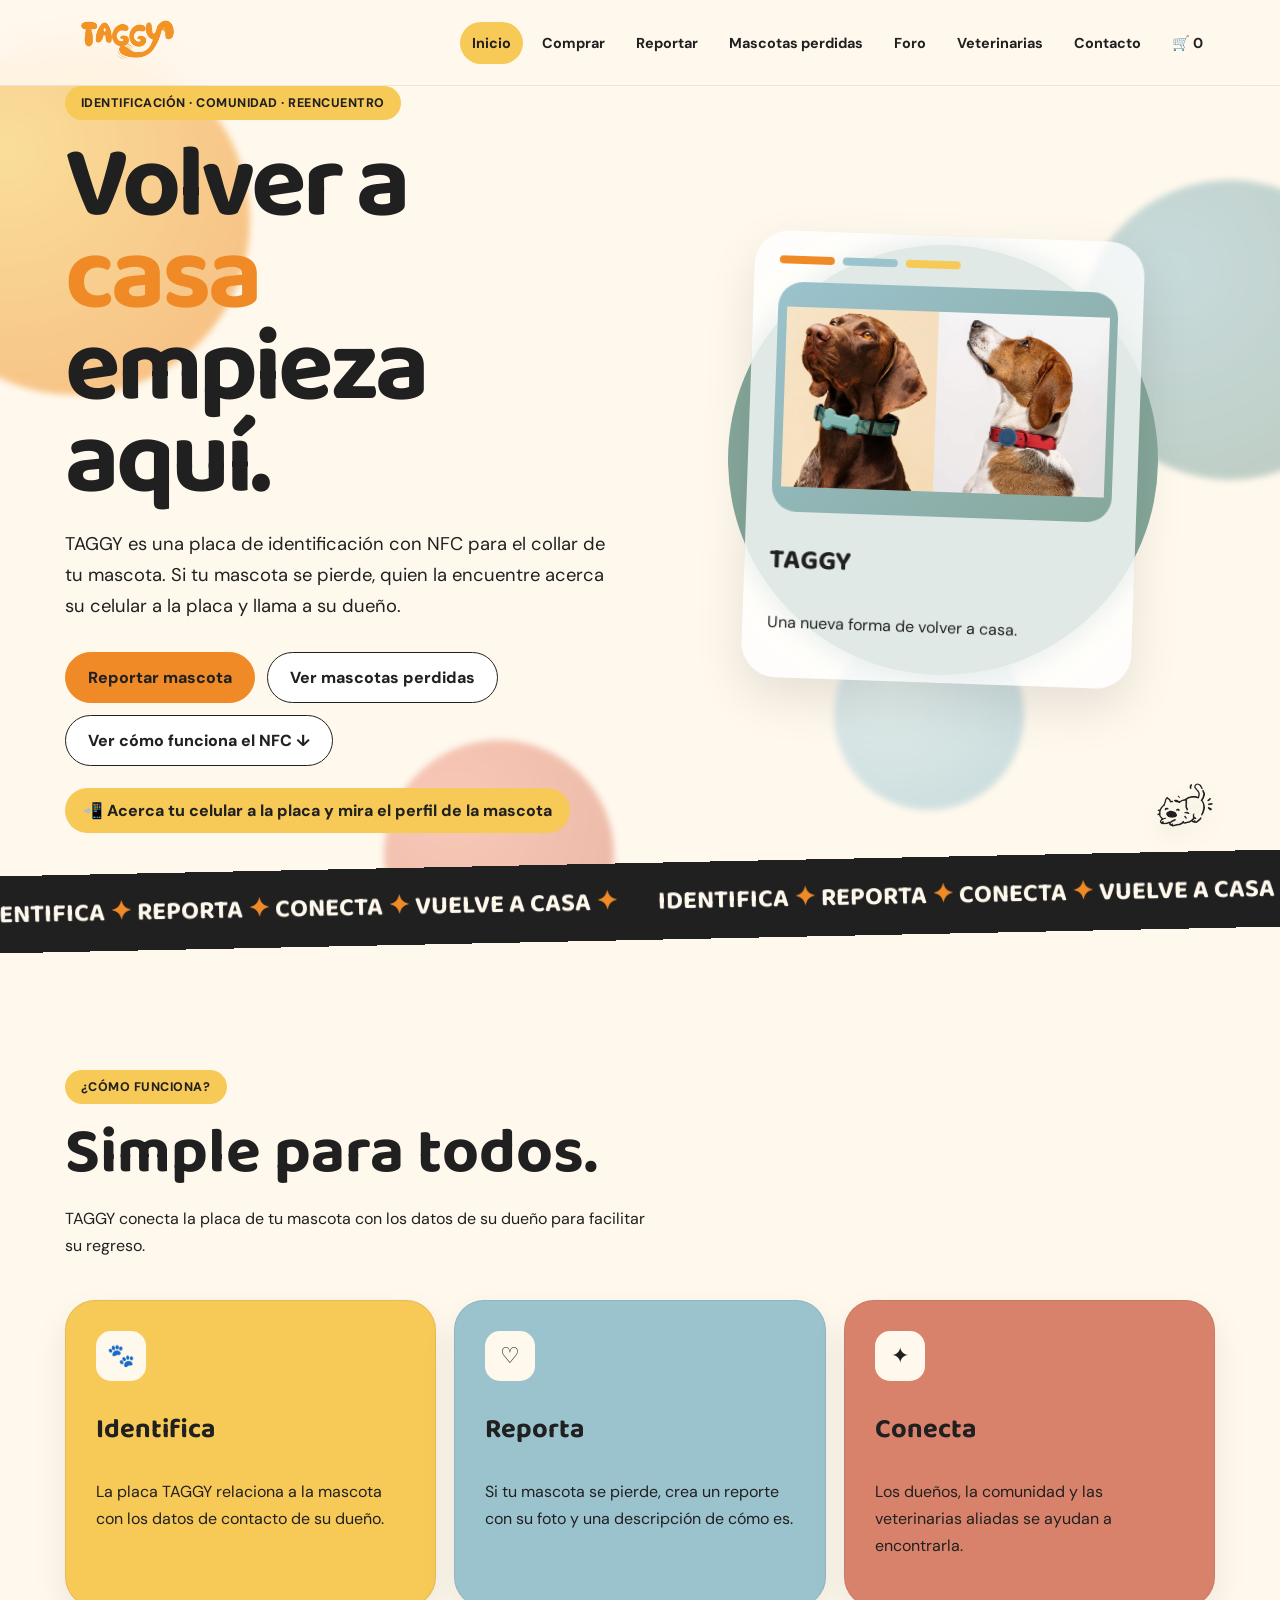
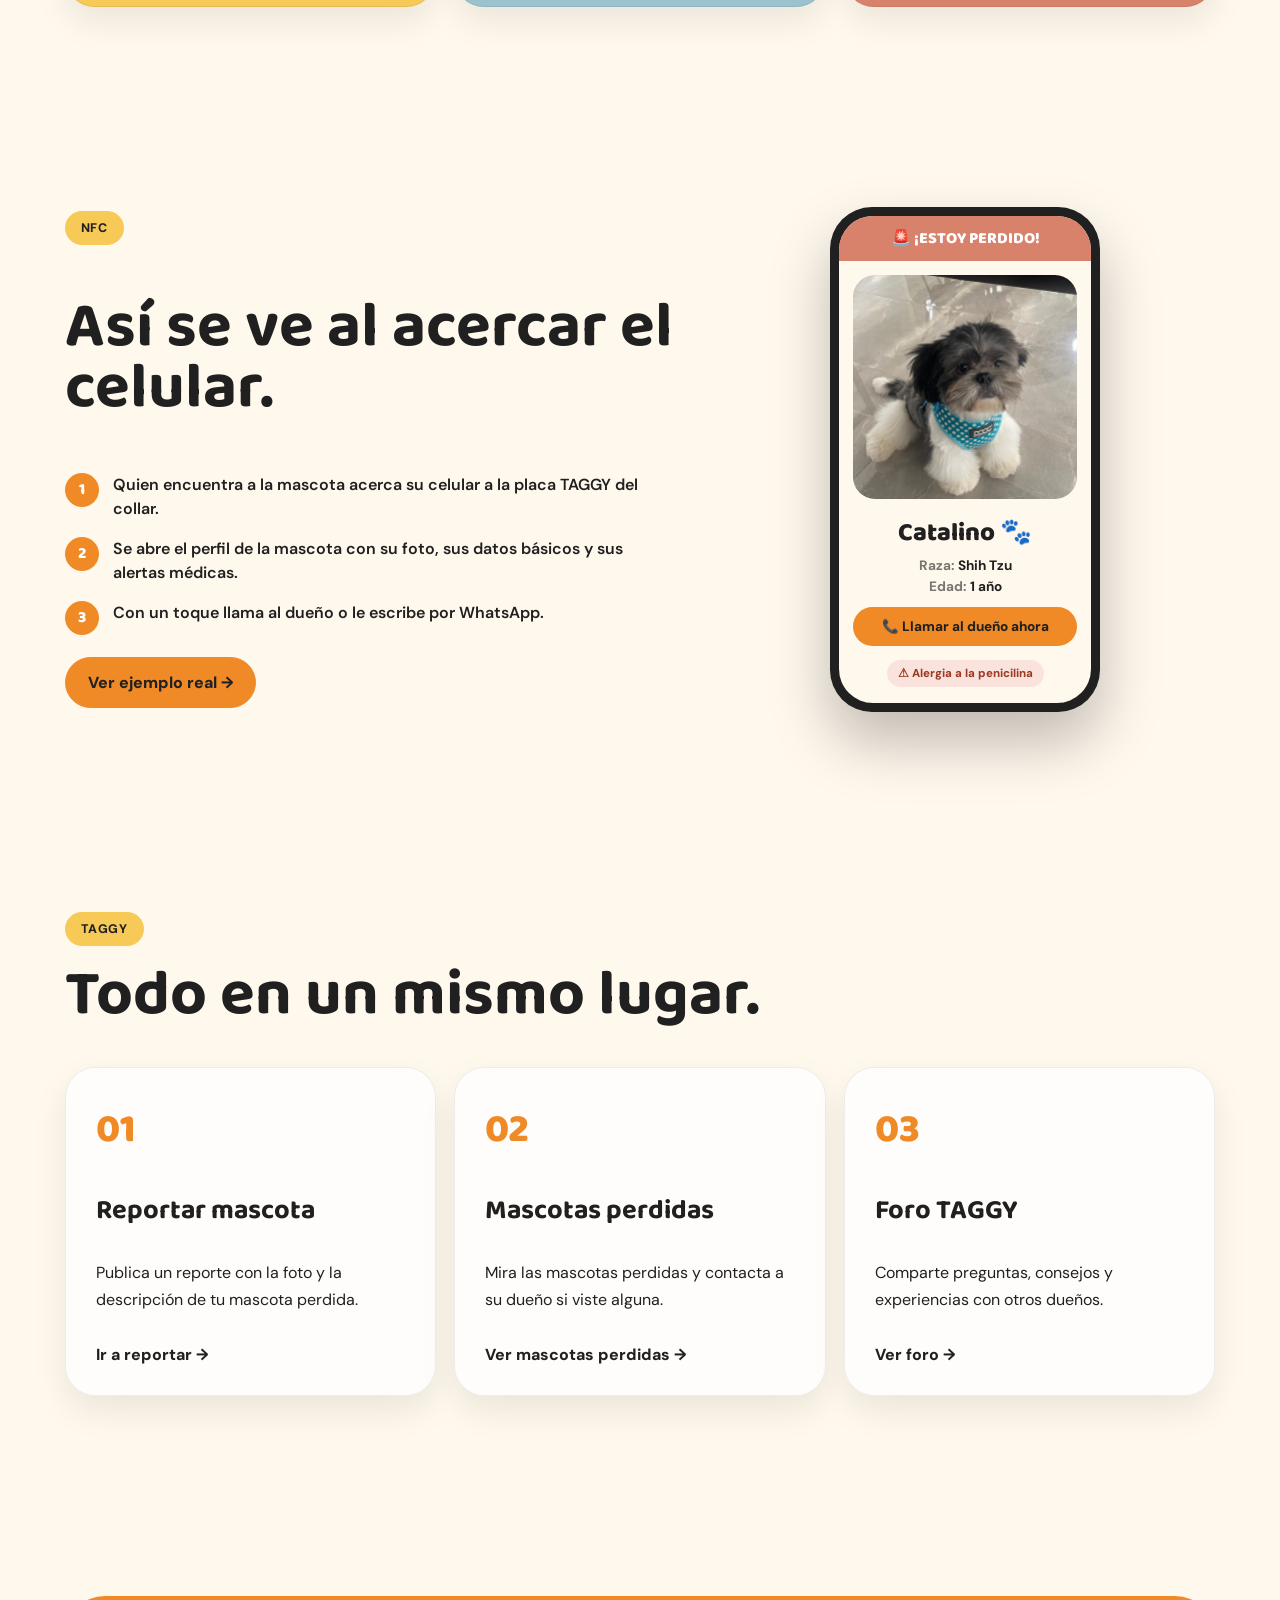
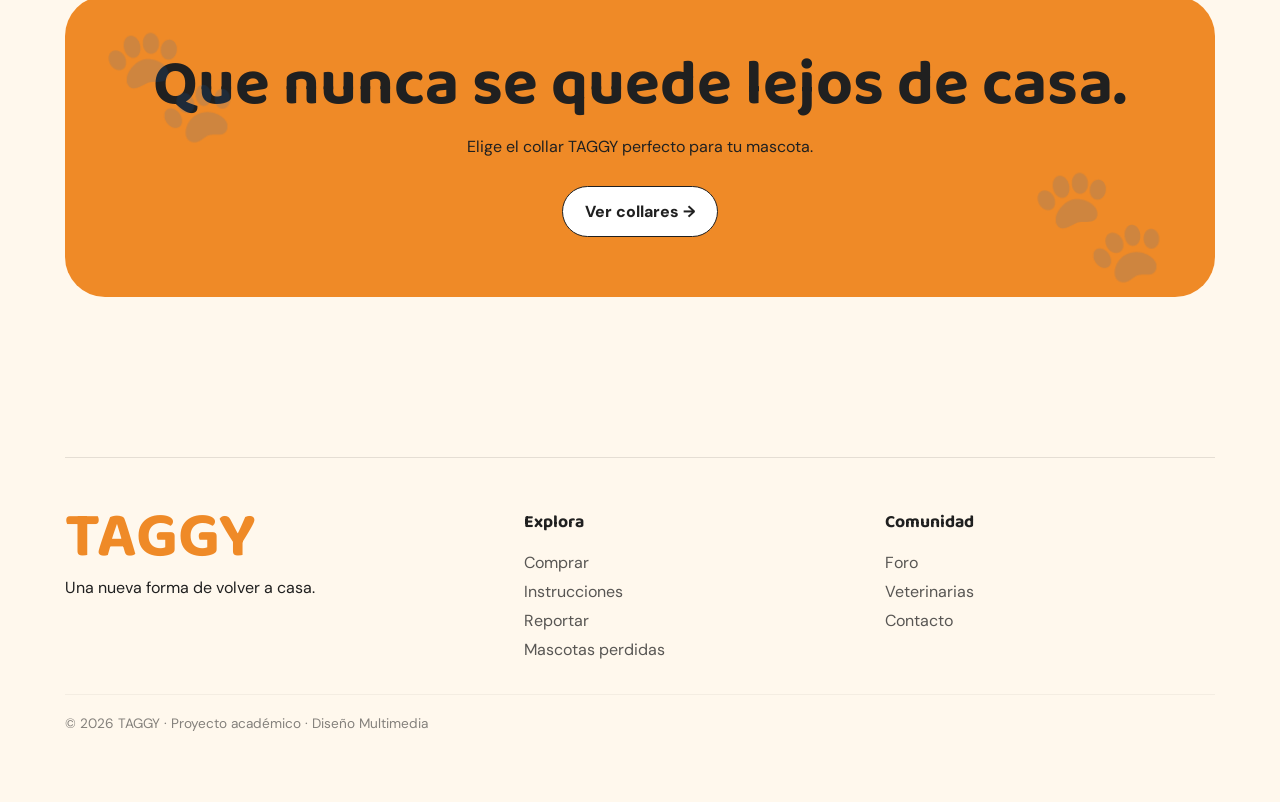
<file: index.html>
<!DOCTYPE html>
<html lang="es">
<head>
    <meta charset="UTF-8">
    <meta name="viewport" content="width=device-width, initial-scale=1.0">
    <title>TAGGY | Una nueva forma de volver a casa</title>
    <meta name="description" content="TAGGY: placa de identificación con NFC para el collar de tu mascota, reportes de mascotas perdidas, foro y veterinarias aliadas.">
    <meta name="theme-color" content="#FFF8ED">
    <link rel="icon" href="taggy-logo.png">
    <link rel="stylesheet" href="styles.css">
</head>
<body>
    <div class="loader" aria-hidden="true"><div><img src="taggy-logo.png" alt=""><p>📲 Acerca tu celular a la placa</p></div></div>
    <div class="progress"></div>
    <div class="background"><div class="orb orb1"></div><div class="orb orb2"></div><div class="orb orb3"></div><div class="orb orb4"></div></div>
    <header><nav>
        <a href="index.html"><img src="taggy-logo.png" class="logo" alt="TAGGY"></a>
        <div class="menu"><a href="index.html" class="active">Inicio</a><a href="comprar.html">Comprar</a><a href="reportar.html">Reportar</a><a href="perdidas.html">Mascotas perdidas</a><a href="foro.html">Foro</a><a href="veterinarias.html">Veterinarias</a><a href="contacto.html">Contacto</a><a href="carrito.html" class="cart-menu">🛒 <span id="cartCount">0</span></a></div>
    </nav></header>
    <main>

        <section class="hero">
            <div class="hero-text">
                <span class="tag">IDENTIFICACIÓN · COMUNIDAD · REENCUENTRO</span>
                <h1>Volver a <span>casa</span> empieza aquí.</h1>
                <p>TAGGY es una placa de identificación con NFC para el collar de tu mascota. Si tu mascota se pierde, quien la encuentre acerca su celular a la placa y llama a su dueño.</p>
                <div class="buttons">
                    <a href="reportar.html" class="button primary">Reportar mascota</a>
                    <a href="perdidas.html" class="button secondary">Ver mascotas perdidas</a>
                    <a href="#nfc" class="button secondary">Ver cómo funciona el NFC ↓</a>
                </div>
                <div class="nfc-hint">📲 Acerca tu celular a la placa y mira el perfil de la mascota</div>
            </div>
            <div class="hero-image">
                <div class="circle"></div>
                <div class="animal-card">
                    <div class="small-lines"><span></span><span></span><span></span></div>
                    <div class="animal-box"><img src="collar_perros.png" alt="Mascota con collar TAGGY"></div>
                    <h3>TAGGY</h3>
                    <p>Una nueva forma de volver a casa.</p>
                </div>
            </div>
        </section>

        <div class="marquee"><div class="marquee-track"><span>IDENTIFICA <b>✦</b> REPORTA <b>✦</b> CONECTA <b>✦</b> VUELVE A CASA <b>✦</b></span><span>IDENTIFICA <b>✦</b> REPORTA <b>✦</b> CONECTA <b>✦</b> VUELVE A CASA <b>✦</b></span><span>IDENTIFICA <b>✦</b> REPORTA <b>✦</b> CONECTA <b>✦</b> VUELVE A CASA <b>✦</b></span><span>IDENTIFICA <b>✦</b> REPORTA <b>✦</b> CONECTA <b>✦</b> VUELVE A CASA <b>✦</b></span><span>IDENTIFICA <b>✦</b> REPORTA <b>✦</b> CONECTA <b>✦</b> VUELVE A CASA <b>✦</b></span><span>IDENTIFICA <b>✦</b> REPORTA <b>✦</b> CONECTA <b>✦</b> VUELVE A CASA <b>✦</b></span><span>IDENTIFICA <b>✦</b> REPORTA <b>✦</b> CONECTA <b>✦</b> VUELVE A CASA <b>✦</b></span><span>IDENTIFICA <b>✦</b> REPORTA <b>✦</b> CONECTA <b>✦</b> VUELVE A CASA <b>✦</b></span></div></div>

        <section class="section">
            <div class="section-title">
                <span class="tag">¿CÓMO FUNCIONA?</span>
                <h2>Simple para todos.</h2>
                <p>TAGGY conecta la placa de tu mascota con los datos de su dueño para facilitar su regreso.</p>
            </div>
            <div class="cards">
                <div class="card yellow"><div class="icon">🐾</div><h3>Identifica</h3><p>La placa TAGGY relaciona a la mascota con los datos de contacto de su dueño.</p></div>
                <div class="card blue"><div class="icon">♡</div><h3>Reporta</h3><p>Si tu mascota se pierde, crea un reporte con su foto y una descripción de cómo es.</p></div>
                <div class="card coral"><div class="icon">✦</div><h3>Conecta</h3><p>Los dueños, la comunidad y las veterinarias aliadas se ayudan a encontrarla.</p></div>
            </div>
        </section>

        <section class="section" id="nfc">
            <div class="nfc-section">
                <div>
                    <span class="tag">NFC</span>
                    <h2>Así se ve al acercar el celular.</h2>
                    <ol class="nfc-steps">
                        <li>Quien encuentra a la mascota acerca su celular a la placa TAGGY del collar.</li>
                        <li>Se abre el perfil de la mascota con su foto, sus datos básicos y sus alertas médicas.</li>
                        <li>Con un toque llama al dueño o le escribe por WhatsApp.</li>
                    </ol>
                    <a href="escaneo.html" class="button primary">Ver ejemplo real →</a>
                </div>
                <div class="mini-phone"><div class="mini-screen">
                    <div class="mini-sos">🚨 ¡ESTOY PERDIDO!</div>
                    <img src="catalino.jpg" alt="Catalino, perro Shih Tzu con arnés azul de lunares">
                    <h4>Catalino 🐾</h4><div class="mini-rae"><div><span>Raza:</span> <b>Shih Tzu</b></div><div><span>Edad:</span> <b>1 año</b></div></div>
                    <span class="mini-btn">📞 Llamar al dueño ahora</span>
                    <span class="mini-chip">⚠ Alergia a la penicilina</span>
                </div></div>
            </div>
        </section>

        <section class="section">
            <div class="section-title"><span class="tag">TAGGY</span><h2>Todo en un mismo lugar.</h2></div>
            <div class="cards">
                <a href="reportar.html" class="card"><span class="number">01</span><h3>Reportar mascota</h3><p>Publica un reporte con la foto y la descripción de tu mascota perdida.</p><span class="card-link">Ir a reportar →</span></a>
                <a href="perdidas.html" class="card"><span class="number">02</span><h3>Mascotas perdidas</h3><p>Mira las mascotas perdidas y contacta a su dueño si viste alguna.</p><span class="card-link">Ver mascotas perdidas →</span></a>
                <a href="foro.html" class="card"><span class="number">03</span><h3>Foro TAGGY</h3><p>Comparte preguntas, consejos y experiencias con otros dueños.</p><span class="card-link">Ver foro →</span></a>
            </div>
        </section>

        <section class="section">
            <div class="cta-band">
                <h2>Que nunca se quede lejos de casa.</h2>
                <p>Elige el collar TAGGY perfecto para tu mascota.</p>
                <a href="comprar.html" class="button secondary">Ver collares →</a>
            </div>
        </section>
    </main>
    <div class="floating-animal"><img src="gato.png" alt=""></div>
    <footer>
    <div><h2>TAGGY</h2><p>Una nueva forma de volver a casa.</p></div>
    <div><h4>Explora</h4><a href="comprar.html">Comprar</a><a href="instrucciones.html">Instrucciones</a><a href="reportar.html">Reportar</a><a href="perdidas.html">Mascotas perdidas</a></div>
    <div><h4>Comunidad</h4><a href="foro.html">Foro</a><a href="veterinarias.html">Veterinarias</a><a href="contacto.html">Contacto</a></div>
    <div class="footer-bottom">© 2026 TAGGY · Proyecto académico · Diseño Multimedia</div>
</footer>
    <script src="script.js"></script>
</body>
</html>
</file>
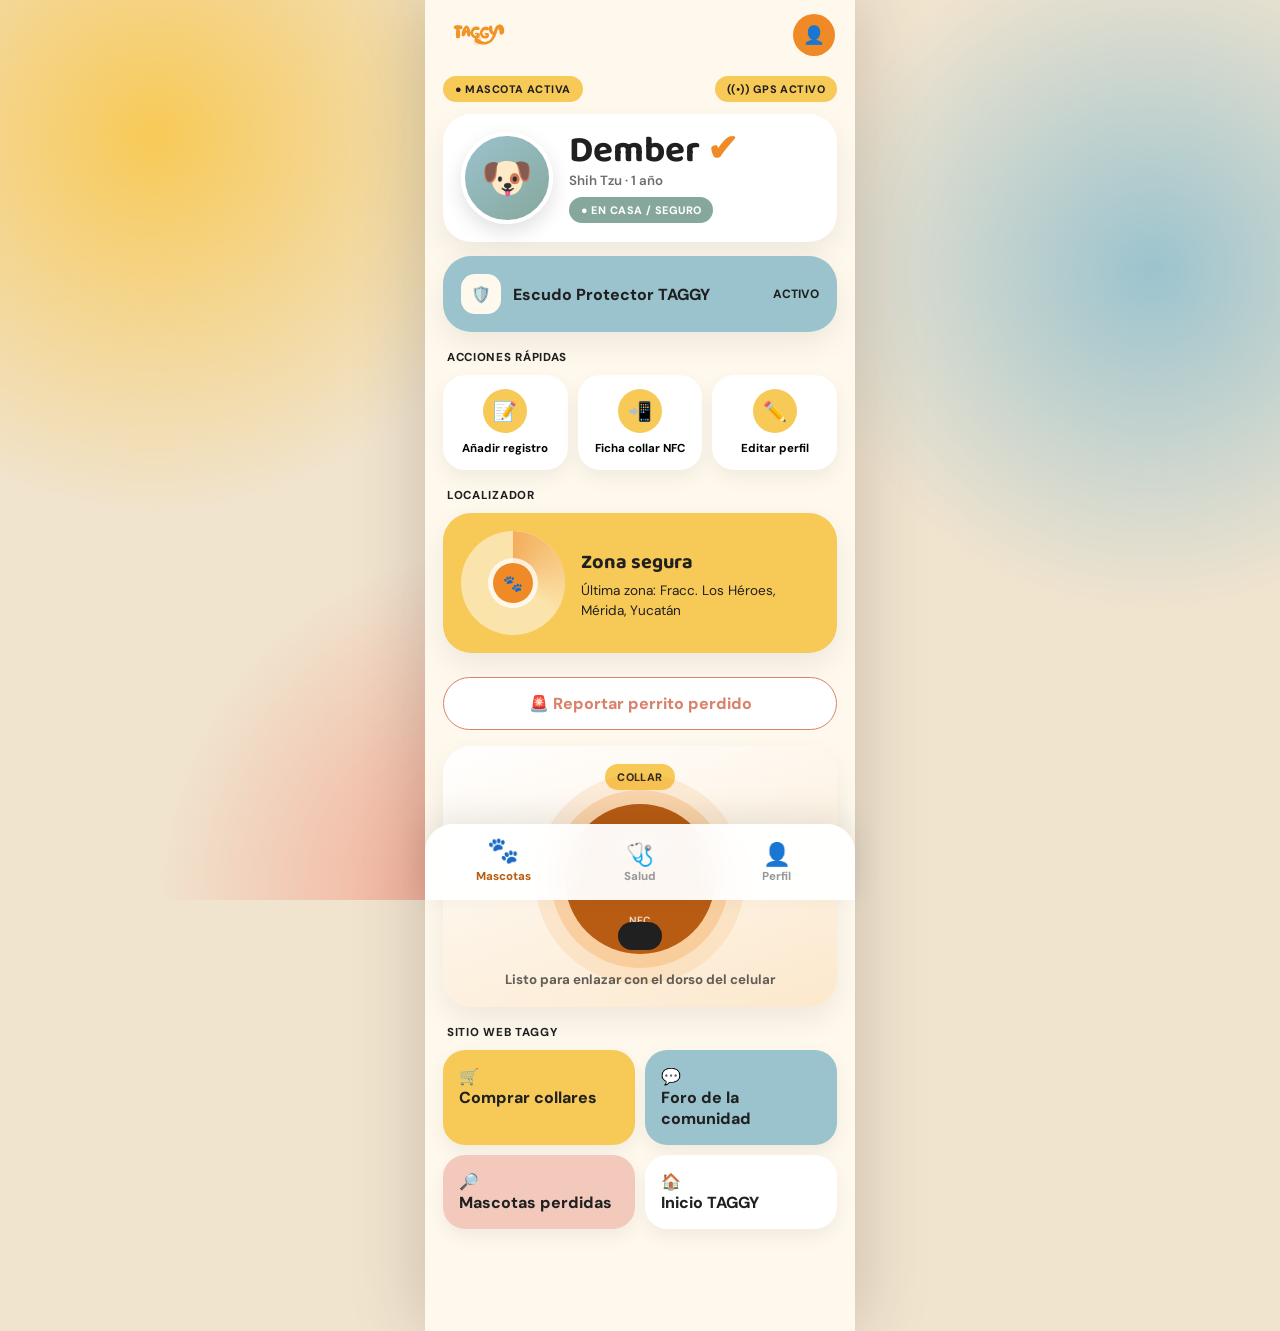
<file: app.html>
<!DOCTYPE html>
<html lang="es">
<head>
<meta charset="UTF-8">
<meta name="viewport" content="width=device-width, initial-scale=1.0, viewport-fit=cover">
<title>TAGGY App | Dueños</title>
<meta name="theme-color" content="#FFF8ED">
<link rel="icon" href="taggy-logo.png">
<link rel="stylesheet" href="https://fonts.googleapis.com/css2?family=Baloo+2:wght@500;600;700;800&family=DM+Sans:wght@400;500;600;700&display=swap">
<style>
:root{--cream:#FFF8ED;--orange:#EF8A27;--deep:#B85C14;--yellow:#F7C957;--sage:#86A79B;--blue:#9BC3CE;--coral:#D9826B;--black:#202020}
*{box-sizing:border-box;margin:0;-webkit-tap-highlight-color:transparent}
body{font-family:"DM Sans",sans-serif;color:var(--black);background:#f1e4cf;min-height:100vh}
body::before{content:"";position:fixed;inset:0;z-index:-1;background:radial-gradient(circle at 12% 15%,#F7C957 0,transparent 28%),radial-gradient(circle at 90% 30%,#9BC3CE 0,transparent 26%),radial-gradient(circle at 40% 100%,#F3A18C 0,transparent 30%)}
h1,h2,h3,.b{font-family:"Baloo 2",sans-serif}
.app{max-width:430px;margin:auto;min-height:100vh;background:var(--cream);position:relative;padding-bottom:96px;box-shadow:0 0 70px rgba(0,0,0,.18);overflow:hidden}
.top{display:flex;justify-content:space-between;align-items:center;padding:14px 20px;position:sticky;top:0;z-index:20;background:rgba(255,248,237,.9);backdrop-filter:blur(12px)}
.top img{height:38px}
.circ{width:42px;height:42px;border-radius:50%;border:0;background:var(--orange);font-size:1.1rem;cursor:pointer}
.screen{display:none;padding:6px 18px;animation:up .5s cubic-bezier(.2,.7,.2,1)}
.screen.on{display:block}
.screen>*{animation:up .6s cubic-bezier(.2,.7,.2,1) both}
.screen>*:nth-child(2){animation-delay:.07s}.screen>*:nth-child(3){animation-delay:.14s}.screen>*:nth-child(4){animation-delay:.21s}.screen>*:nth-child(5){animation-delay:.28s}
@keyframes up{from{opacity:0;transform:translateY(24px)}to{opacity:1;transform:none}}
.card{background:#fff;border-radius:28px;padding:18px;margin-bottom:14px;box-shadow:0 12px 30px rgba(0,0,0,.07)}
.tag{display:inline-block;background:var(--yellow);padding:6px 12px;border-radius:30px;font-size:.68rem;font-weight:800;letter-spacing:.04em}
.tag.lost{background:var(--coral);color:#fff;animation:blink 1s infinite}.tag.ok{background:var(--sage);color:#fff}
@keyframes blink{50%{transform:scale(1.07)}}
.chips{display:flex;justify-content:space-between;margin-bottom:12px}
.pet{display:flex;gap:16px;align-items:center}
.photo{width:92px;height:92px;border-radius:50%;background:linear-gradient(140deg,var(--blue),var(--sage));display:grid;place-items:center;font-size:2.6rem;overflow:hidden;flex:none;border:4px solid #fff;box-shadow:0 8px 20px rgba(0,0,0,.12);position:relative;cursor:pointer}
.photo img{width:100%;height:100%;object-fit:cover}
.pet h2{font-size:2.3rem;line-height:1}.pet small{opacity:.65;font-weight:600;display:block;margin:2px 0 8px}
.shield{display:flex;align-items:center;gap:12px;background:var(--blue);cursor:pointer;font-weight:800}
.shield i{font-style:normal;width:40px;height:40px;border-radius:14px;background:var(--cream);display:grid;place-items:center}
.shield span{margin-left:auto;font-size:.75rem}
.label{font-size:.72rem;font-weight:800;letter-spacing:.06em;opacity:.6;margin:18px 4px 10px}
.acts{display:grid;grid-template-columns:repeat(3,1fr);gap:10px}
.act{background:#fff;border:0;border-radius:22px;padding:14px 6px;font:700 .72rem "DM Sans";cursor:pointer;box-shadow:0 8px 20px rgba(0,0,0,.06);transition:.2s}
.act:active{transform:scale(.93)}.act i{display:grid;place-items:center;width:44px;height:44px;border-radius:50%;background:var(--yellow);font-style:normal;font-size:1.2rem;margin:0 auto 8px}
.loc{display:flex;gap:16px;align-items:center;background:var(--yellow);transition:.4s}.loc.lost{background:var(--coral);color:#fff}
.loc p{font-size:.85rem;line-height:1.4;margin-top:3px}
.radar{width:104px;height:104px;flex:none;border-radius:50%;background:rgba(255,255,255,.5);position:relative;display:grid;place-items:center;overflow:hidden}
.ring{position:absolute;inset:0;border-radius:50%;border:3px solid var(--orange);opacity:0;animation:ping 2.8s ease-out infinite}
.ring:nth-child(2){animation-delay:.9s}.ring:nth-child(3){animation-delay:1.8s}
@keyframes ping{0%{transform:scale(.15);opacity:.9}100%{transform:scale(1);opacity:0}}
.sweep{position:absolute;inset:0;border-radius:50%;background:conic-gradient(rgba(239,138,39,.6),transparent 35%);animation:spin 3s linear infinite}
@keyframes spin{to{transform:rotate(360deg)}}
.pin{position:relative;z-index:2;width:40px;height:40px;border-radius:50%;background:var(--orange);display:grid;place-items:center;box-shadow:0 0 0 5px rgba(255,255,255,.75);animation:hop 1.4s ease-in-out infinite}
@keyframes hop{50%{transform:translateY(-6px)}}
.loc.lost .ring{border-color:#fff;animation-duration:1.3s}.loc.lost .sweep{animation-duration:1.2s;background:conic-gradient(rgba(255,255,255,.8),transparent 35%)}.loc.lost .pin{background:var(--coral)}
.btn{width:100%;padding:15px;border-radius:30px;border:1.5px solid var(--black);font:800 1rem "DM Sans";cursor:pointer;margin-top:10px;transition:.2s;position:relative;overflow:hidden}
.btn:active{transform:scale(.96)}.btn.p{background:var(--orange);border-color:var(--orange)}.btn.w{background:#fff}
.btn.sos{background:#fff;border-color:var(--coral);color:var(--coral)}.btn.sos.found{background:var(--sage);border-color:var(--sage);color:#fff}
.nfcbox{text-align:center;background:linear-gradient(160deg,#fff,#FCE8CC)}
.nfc{width:150px;height:150px;border-radius:50%;border:0;margin:14px auto;display:grid;place-items:center;position:relative;background:var(--deep);color:#fff;font:800 1.2rem "Baloo 2";cursor:pointer;box-shadow:0 0 0 14px rgba(239,138,39,.25),0 0 0 30px rgba(239,138,39,.12);animation:breathe 3s ease-in-out infinite}
.nfc small{display:block;font:600 .65rem "DM Sans";opacity:.8}
.nfc.linking{animation:linking .5s ease-in-out 4}
@keyframes breathe{50%{transform:scale(1.06)}}@keyframes linking{50%{transform:scale(1.18);background:var(--orange)}}
.web{display:grid;grid-template-columns:1fr 1fr;gap:10px}
.web a{background:#fff;border-radius:22px;padding:16px;font-weight:800;text-decoration:none;color:inherit;box-shadow:0 8px 20px rgba(0,0,0,.06);transition:.2s}
.web a:active{transform:scale(.95)}.web a:nth-child(1){background:var(--yellow)}.web a:nth-child(2){background:var(--blue)}.web a:nth-child(3){background:#F3C9BC}
.rec{border-radius:22px;padding:16px;margin-bottom:12px;background:#fff;box-shadow:0 8px 20px rgba(0,0,0,.06)}
.rec.alert{background:#FBE3DD;border-left:6px solid var(--coral)}
.rec small{font-weight:800;font-size:.68rem;letter-spacing:.04em;opacity:.7}.rec h3{font-size:1.25rem;margin:4px 0}.rec p{font-size:.85rem;line-height:1.5}
.seg{display:flex;background:#F4E8D4;border-radius:30px;padding:4px;margin:6px 0 14px}
.seg button{flex:1;border:0;background:none;padding:11px;border-radius:30px;font:800 .85rem "DM Sans";cursor:pointer;transition:.25s}.seg .on{background:#fff;box-shadow:0 4px 12px rgba(0,0,0,.1)}
.pane{display:none}.pane.on{display:block}
label{display:block;font-weight:700;font-size:.8rem;margin:14px 0 6px}
input,select,textarea{width:100%;padding:13px 14px;border-radius:15px;border:1.5px solid rgba(32,32,32,.12);background:var(--cream);font:inherit;outline:none}
input:focus,textarea:focus,select:focus{border-color:var(--orange);box-shadow:0 0 0 4px rgba(239,138,39,.18)}
textarea{min-height:90px;resize:vertical}
.pick{display:flex;gap:8px}.pick button{flex:1;padding:12px;border:0;border-radius:14px;background:var(--cream);font:800 .85rem "DM Sans";cursor:pointer}.pick .on{background:var(--deep);color:#fff}
.sw{display:flex;align-items:center;gap:12px;background:var(--cream);border-radius:16px;padding:12px 14px;margin-top:14px;font-size:.85rem;font-weight:700}
.sw button{margin-left:auto;width:50px;height:28px;border-radius:20px;border:0;background:#ccc;position:relative;cursor:pointer;flex:none;transition:.3s}
.sw button::after{content:"";position:absolute;top:3px;left:3px;width:22px;height:22px;border-radius:50%;background:#fff;transition:.3s}.sw button.on{background:var(--deep)}.sw button.on::after{left:25px}
.traits{display:flex;flex-wrap:wrap;gap:8px;margin-top:6px}.traits span{background:#FCE8CC;padding:8px 12px;border-radius:20px;font-size:.8rem;font-weight:700}
.nav{position:fixed;bottom:0;left:50%;transform:translateX(-50%);width:min(430px,100%);display:flex;background:rgba(255,255,255,.95);backdrop-filter:blur(14px);border-radius:28px 28px 0 0;padding:10px 10px calc(10px + env(safe-area-inset-bottom));box-shadow:0 -10px 30px rgba(0,0,0,.08);z-index:30}
.nav button{flex:1;border:0;background:none;font:800 .72rem "DM Sans";color:#999;cursor:pointer;padding:6px;transition:.25s}.nav i{display:block;font-style:normal;font-size:1.4rem;transition:.25s}
.nav .on{color:var(--deep)}.nav .on i{transform:translateY(-4px) scale(1.15)}
.sheetbg{position:fixed;inset:0;background:rgba(32,32,32,.5);backdrop-filter:blur(3px);z-index:50;display:none;align-items:flex-end;justify-content:center}.sheetbg.on{display:flex}
.sheet{width:min(430px,100%);background:var(--cream);border-radius:34px 34px 0 0;padding:26px 22px calc(26px + env(safe-area-inset-bottom));animation:sheet .4s cubic-bezier(.2,.9,.3,1);max-height:90vh;overflow:auto}
@keyframes sheet{from{transform:translateY(100%)}}
.sheet h3{font-size:1.6rem;margin:10px 0 4px}.row{display:flex;gap:10px}.row .btn{flex:1}
.toast{position:fixed;left:50%;bottom:100px;transform:translate(-50%,150px);background:var(--black);color:#fff;padding:14px 22px;border-radius:30px;font-weight:700;font-size:.9rem;z-index:99;transition:transform .5s cubic-bezier(.2,1.4,.4,1);max-width:88%;text-align:center}.toast.on{transform:translate(-50%,0)}
@media(prefers-reduced-motion:reduce){*{animation-duration:.01ms!important}}
</style>
</head>
<body>
<div class="app">
  <div class="top"><img src="taggy-logo.png" alt="TAGGY"><button class="circ" onclick="go('profile')" aria-label="Perfil">👤</button></div>
  <main>
    <section class="screen on" id="home"></section>
    <section class="screen" id="health"></section>
    <section class="screen" id="profile"></section>
  </main>
  <nav class="nav">
    <button data-t="home" class="on"><i>🐾</i>Mascotas</button>
    <button data-t="health"><i>🩺</i>Salud</button>
    <button data-t="profile"><i>👤</i>Perfil</button>
  </nav>
</div>
<div class="sheetbg" id="bg"><div class="sheet" id="sheet"></div></div>
<div class="toast" id="toast"></div>
<input type="file" id="file" accept="image/*" hidden>

<script>
const $=s=>document.querySelector(s),K="taggyApp";
const esc=s=>String(s??"").replace(/[&<>"']/g,c=>({"&":"&amp;","<":"&lt;",">":"&gt;",'"':"&quot;","'":"&#39;"}[c]));
const DEF={shield:true,lost:null,
 pet:{name:"Dember",species:"Perro",breed:"Shih Tzu",sex:"Macho",birth:"2025-05-14",neutered:true,photo:"",id:"#TG-9204-DEMBER",tags:["Amigable","Juguetón","Teme a pirotecnia","Sociable con perros"]},
 tutor:{name:"Valentina Palomino",phone:"(999) 123-4567",email:"vale.palo@gmail.com",coName:"Juanito Alcachofas",coPhone:"(999) 987-6543",city:"Mérida, Yucatán",zone:"Fracc. Los Héroes",hide:true},
 health:[{k:"alert",t:"Alergia severa a la penicilina",d:"2024-10-12",n:"Reacción anafiláctica previa reportada. No suministrar derivados de betalactámicos."},
         {k:"visit",t:"Visita y chequeo anual",d:"2024-10-12",n:"Hospital Veterinario del Norte"},
         {k:"vac",t:"Vacuna séxtuple canina (DHPPi)",d:"2024-10-12",n:"Dosis 2024-2025. Tolera sin reacciones adversas locales."}]};
let S;try{S=JSON.parse(localStorage.getItem(K))||{}}catch(e){S={}}
S={...DEF,...S,pet:{...DEF.pet,...S.pet},tutor:{...DEF.tutor,...S.tutor}};
const save=()=>{try{localStorage.setItem(K,JSON.stringify(S))}catch(e){toast("No se pudo guardar (foto muy grande)")}};
let tt;function toast(m){const e=$("#toast");e.textContent=m;e.classList.add("on");clearTimeout(tt);tt=setTimeout(()=>e.classList.remove("on"),3000)}
const fdate=d=>new Date(d+"T12:00").toLocaleDateString("es-MX",{day:"numeric",month:"short",year:"numeric"});
function age(d){const b=new Date(d),n=new Date();let m=(n.getFullYear()-b.getFullYear())*12+n.getMonth()-b.getMonth();if(m<12)return m+" meses";const y=Math.floor(m/12);return y+(y==1?" año":" años")}
function go(t){document.querySelectorAll(".screen").forEach(s=>s.classList.toggle("on",s.id==t));document.querySelectorAll(".nav button").forEach(b=>b.classList.toggle("on",b.dataset.t==t));scrollTo({top:0,behavior:"smooth"})}
document.querySelectorAll(".nav button").forEach(b=>b.onclick=()=>go(b.dataset.t));
function sheet(h){$("#sheet").innerHTML=h;$("#bg").classList.add("on")}
const close=()=>$("#bg").classList.remove("on");
$("#bg").onclick=e=>{if(e.target.id=="bg")close()};
const photo=(p,big)=>`<div class="photo" onclick="$('#file').click()" title="Cambiar foto">${p.photo?`<img src="${p.photo}" alt="">`:"🐶"}</div>`;

function home(){const p=S.pet,l=S.lost;
$("#home").innerHTML=`
<div class="chips"><span class="tag">● MASCOTA ACTIVA</span><span class="tag">((•)) GPS ACTIVO</span></div>
<div class="card pet">${photo(p)}<div><h2>${esc(p.name)} <span style="color:var(--orange)">✔</span></h2><small>${esc(p.breed)} · ${age(p.birth)}</small>
 <span class="tag ${l?"lost":"ok"}">${l?"🚨 PERDIDO":"● EN CASA / SEGURO"}</span></div></div>
<div class="card shield" onclick="S.shield=!S.shield;save();home();toast(S.shield?'Escudo protector activado':'Escudo desactivado')"><i>🛡️</i>Escudo Protector TAGGY<span>${S.shield?"ACTIVO":"APAGADO"}</span></div>
<div class="label">ACCIONES RÁPIDAS</div>
<div class="acts"><button class="act" onclick="go('health');addRec()"><i>📝</i>Añadir registro</button><button class="act" onclick="nfcSheet()"><i>📲</i>Ficha collar NFC</button><button class="act" onclick="go('profile')"><i>✏️</i>Editar perfil</button></div>
<div class="label">LOCALIZADOR</div>
<div class="card loc ${l?"lost":""}"><div class="radar"><span class="ring"></span><span class="ring"></span><span class="ring"></span><span class="sweep"></span><span class="pin">🐾</span></div>
 <div><strong class="b" style="font-size:1.25rem">${l?"¡Buscando a "+esc(p.name)+"!":"Zona segura"}</strong><p>${l?"Reportado en "+esc(l.zone)+". Tu reporte ya está en la página web.":"Última zona: "+esc(S.tutor.zone)+", "+esc(S.tutor.city)}</p></div></div>
<button class="btn sos ${l?"found":""}" onclick="${l?"found()":"lostSheet()"}">${l?"✓ ¡Ya lo encontré!":"🚨 Reportar perrito perdido"}</button>
<div class="card nfcbox" style="margin-top:16px"><span class="tag">COLLAR</span><button class="nfc" id="nfc" onclick="link()">TAGGY<small>NFC</small></button><small id="nfcT" style="font-weight:700;opacity:.7">Listo para enlazar con el dorso del celular</small></div>
<div class="label">SITIO WEB TAGGY</div>
<div class="web"><a href="comprar.html">🛒<br>Comprar collares</a><a href="foro.html">💬<br>Foro de la comunidad</a><a href="reportar.html">🔎<br>Mascotas perdidas</a><a href="index.html" style="background:#fff">🏠<br>Inicio TAGGY</a></div>`}

function link(){const n=$("#nfc");n.classList.add("linking");$("#nfcT").textContent="Enlazando…";setTimeout(()=>{n.classList.remove("linking");$("#nfcT").textContent="✓ Collar enlazado y sincronizado";toast("Collar sincronizado 🐾")},2100)}
function nfcSheet(){sheet(`<span class="tag">FICHA NFC</span><h3>${esc(S.pet.name)}</h3><p style="margin:6px 0 14px">ID TAGGY <strong>${esc(S.pet.id)}</strong><br>Quien escanee el collar verá su nombre, rasgos y el teléfono de contacto${S.tutor.hide?" (sin dirección exacta)":""}.</p><button class="btn p" onclick="close()">Listo</button>`)}
function lostSheet(){sheet(`<span class="tag lost">REPORTE</span><h3>¿Dónde lo viste por última vez?</h3><form onsubmit="sendLost(event)"><label>Zona</label><input id="lz" required value="${esc(S.tutor.zone)}"><label>Mensaje (opcional)</label><textarea id="lm" placeholder="Llevaba su collar TAGGY..."></textarea><div class="row"><button type="button" class="btn w" onclick="close()">Cancelar</button><button class="btn p">Enviar reporte</button></div></form>`)}
function sendLost(e){e.preventDefault();const p=S.pet,t=S.tutor,zone=$("#lz").value.trim(),m=$("#lm").value.trim();
 let r=[];try{r=JSON.parse(localStorage.getItem("taggyReports"))||[]}catch(x){}
 r.unshift({name:p.name,zone,description:`${p.breed}, ${p.sex.toLowerCase()}, ${age(p.birth)}. ${p.tags.join(", ")}. ${m}`,contact:t.phone});
 localStorage.setItem("taggyReports",JSON.stringify(r));S.lost={zone};save();close();home();toast("Reporte enviado a la página web 🚨")}
function found(){S.lost=null;save();home();toast("¡Qué alegría! "+S.pet.name+" ya está en casa 🏠")}

const ico={alert:["🚨","ALERTA MÉDICA CRÍTICA"],visit:["🩺","CONSULTA GENERAL"],vac:["💉","INMUNIZACIÓN"],other:["📋","REGISTRO"]};
function health(){$("#health").innerHTML=`<h2 style="font-size:2.2rem;margin:8px 0 2px">Historial de salud</h2><p style="opacity:.65;margin-bottom:14px">${esc(S.pet.name)} · ${S.health.length} registros</p>`+
 S.health.map((r,i)=>`<div class="rec ${r.k=="alert"?"alert":""}"><small>${ico[r.k][0]} ${ico[r.k][1]} · ${fdate(r.d)}</small><h3>${esc(r.t)}</h3><p>${esc(r.n)}</p><button onclick="S.health.splice(${i},1);save();health()" style="border:0;background:none;color:var(--coral);font-weight:800;margin-top:8px;cursor:pointer">Eliminar</button></div>`).join("")+
 `<button class="btn p" onclick="addRec()">+ Añadir registro</button>`}
function addRec(){sheet(`<span class="tag">NUEVO</span><h3>Añadir registro</h3><form onsubmit="saveRec(event)"><label>Tipo</label><select id="rk"><option value="vac">Vacuna</option><option value="visit">Consulta</option><option value="alert">Alerta médica</option><option value="other">Otro</option></select><label>Título</label><input id="rt" required><label>Fecha</label><input id="rd" type="date" required value="${new Date().toISOString().slice(0,10)}"><label>Notas</label><textarea id="rn"></textarea><div class="row"><button type="button" class="btn w" onclick="close()">Cancelar</button><button class="btn p">Guardar</button></div></form>`)}
function saveRec(e){e.preventDefault();S.health.unshift({k:$("#rk").value,t:$("#rt").value,d:$("#rd").value,n:$("#rn").value});save();close();health();toast("Registro añadido ✓")}

function profile(){const p=S.pet,t=S.tutor;
const sw=(id,v,txt)=>`<div class="sw">${txt}<button id="${id}" class="${v?"on":""}" onclick="this.classList.toggle('on')"></button></div>`;
const pk=(g,opts,v)=>`<div class="pick" data-g="${g}">${opts.map(o=>`<button type="button" class="${o==v?"on":""}" onclick="pickIt(this)">${o}</button>`).join("")}</div>`;
$("#profile").innerHTML=`<div class="seg"><button class="on" onclick="pane(0)">🐾 Datos mascota</button><button onclick="pane(1)">☎ Contacto tutor</button></div>
<div class="pane on"><div style="text-align:center;margin:10px 0">${photo(p).replace('class="photo"','class="photo" style="margin:auto;width:120px;height:120px"')}<p style="font-size:.8rem;margin-top:8px"><span class="tag">ID TAGGY · ${esc(p.id)}</span><br>Toca la foto para cambiarla</p></div>
<div class="card"><h3>Identidad básica</h3><label>Nombre o apodo</label><input id="pn" value="${esc(p.name)}"><label>Especie</label>${pk("sp",["Perro","Gato","Otro"],p.species)}<label>Raza</label><input id="pb" value="${esc(p.breed)}"><label>Sexo</label>${pk("sx",["Macho","Hembra"],p.sex)}<label>Fecha de nacimiento</label><input id="pd" type="date" value="${p.birth}">${sw("pne",p.neutered,"Esterilizado / castrado")}</div>
<div class="card"><h3>Carácter y auxilio rápido</h3><div class="traits" id="tr">${p.tags.map((x,i)=>`<span onclick="p_tag(${i})">${esc(x)} ✕</span>`).join("")}</div><label>Añadir rasgo</label><div class="row"><input id="nt" placeholder="Ej. Le gusta la pelota"><button type="button" class="btn p" style="width:90px;margin:0" onclick="addTag()">+</button></div></div></div>
<div class="pane"><div class="card"><h3>Datos del dueño y tutor</h3><label>Nombre completo</label><input id="tn" value="${esc(t.name)}"><label>Teléfono de llamada directa</label><input id="tp" type="tel" value="${esc(t.phone)}"><label>Correo de alertas</label><input id="te" type="email" value="${esc(t.email)}"><label>Co-tutor de respaldo</label><input id="tcn" value="${esc(t.coName)}"><input id="tcp" type="tel" style="margin-top:8px" value="${esc(t.coPhone)}"></div>
<div class="card"><h3>Domicilio y perímetro</h3><label>Ciudad / Estado</label><input id="tc" value="${esc(t.city)}"><label>Colonia / Zona</label><input id="tz" value="${esc(t.zone)}">${sw("th",t.hide,"Ocultar dirección exacta (solo se muestra colonia y zona)")}</div></div>
<button class="btn p" onclick="saveProf()">Guardar y sincronizar con collar</button>
<div class="label">SITIO WEB TAGGY</div><div class="web"><a href="comprar.html">🛒<br>Comprar</a><a href="foro.html">💬<br>Foro</a></div>`}
function pane(i){document.querySelectorAll("#profile .pane").forEach((e,j)=>e.classList.toggle("on",i==j));document.querySelectorAll("#profile .seg button").forEach((e,j)=>e.classList.toggle("on",i==j))}
function pickIt(b){b.parentNode.querySelectorAll("button").forEach(x=>x.classList.remove("on"));b.classList.add("on")}
const pv=g=>document.querySelector(`[data-g=${g}] .on`).textContent;
function p_tag(i){S.pet.tags.splice(i,1);save();profile()}
function addTag(){const v=$("#nt").value.trim();if(v){S.pet.tags.push(v);save();profile()}}
function saveProf(){const p=S.pet,t=S.tutor,v=id=>$("#"+id).value.trim(),b=id=>$("#"+id).classList.contains("on");
 Object.assign(p,{name:v("pn")||p.name,species:pv("sp"),breed:v("pb"),sex:pv("sx"),birth:v("pd")||p.birth,neutered:b("pne")});
 Object.assign(t,{name:v("tn"),phone:v("tp"),email:v("te"),coName:v("tcn"),coPhone:v("tcp"),city:v("tc"),zone:v("tz"),hide:b("th")});
 save();home();toast("Datos guardados y sincronizados con el collar ✓")}

$("#file").onchange=e=>{const f=e.target.files[0];if(!f)return;const r=new FileReader();r.onload=()=>{const im=new Image();im.onload=()=>{const c=document.createElement("canvas"),s=Math.min(1,400/Math.max(im.width,im.height));c.width=im.width*s;c.height=im.height*s;c.getContext("2d").drawImage(im,0,0,c.width,c.height);S.pet.photo=c.toDataURL("image/jpeg",.8);save();home();profile();toast("Foto actualizada 📷")};im.src=r.result};r.readAsDataURL(f)};
home();health();profile();
</script>
</body>
</html>
</file>
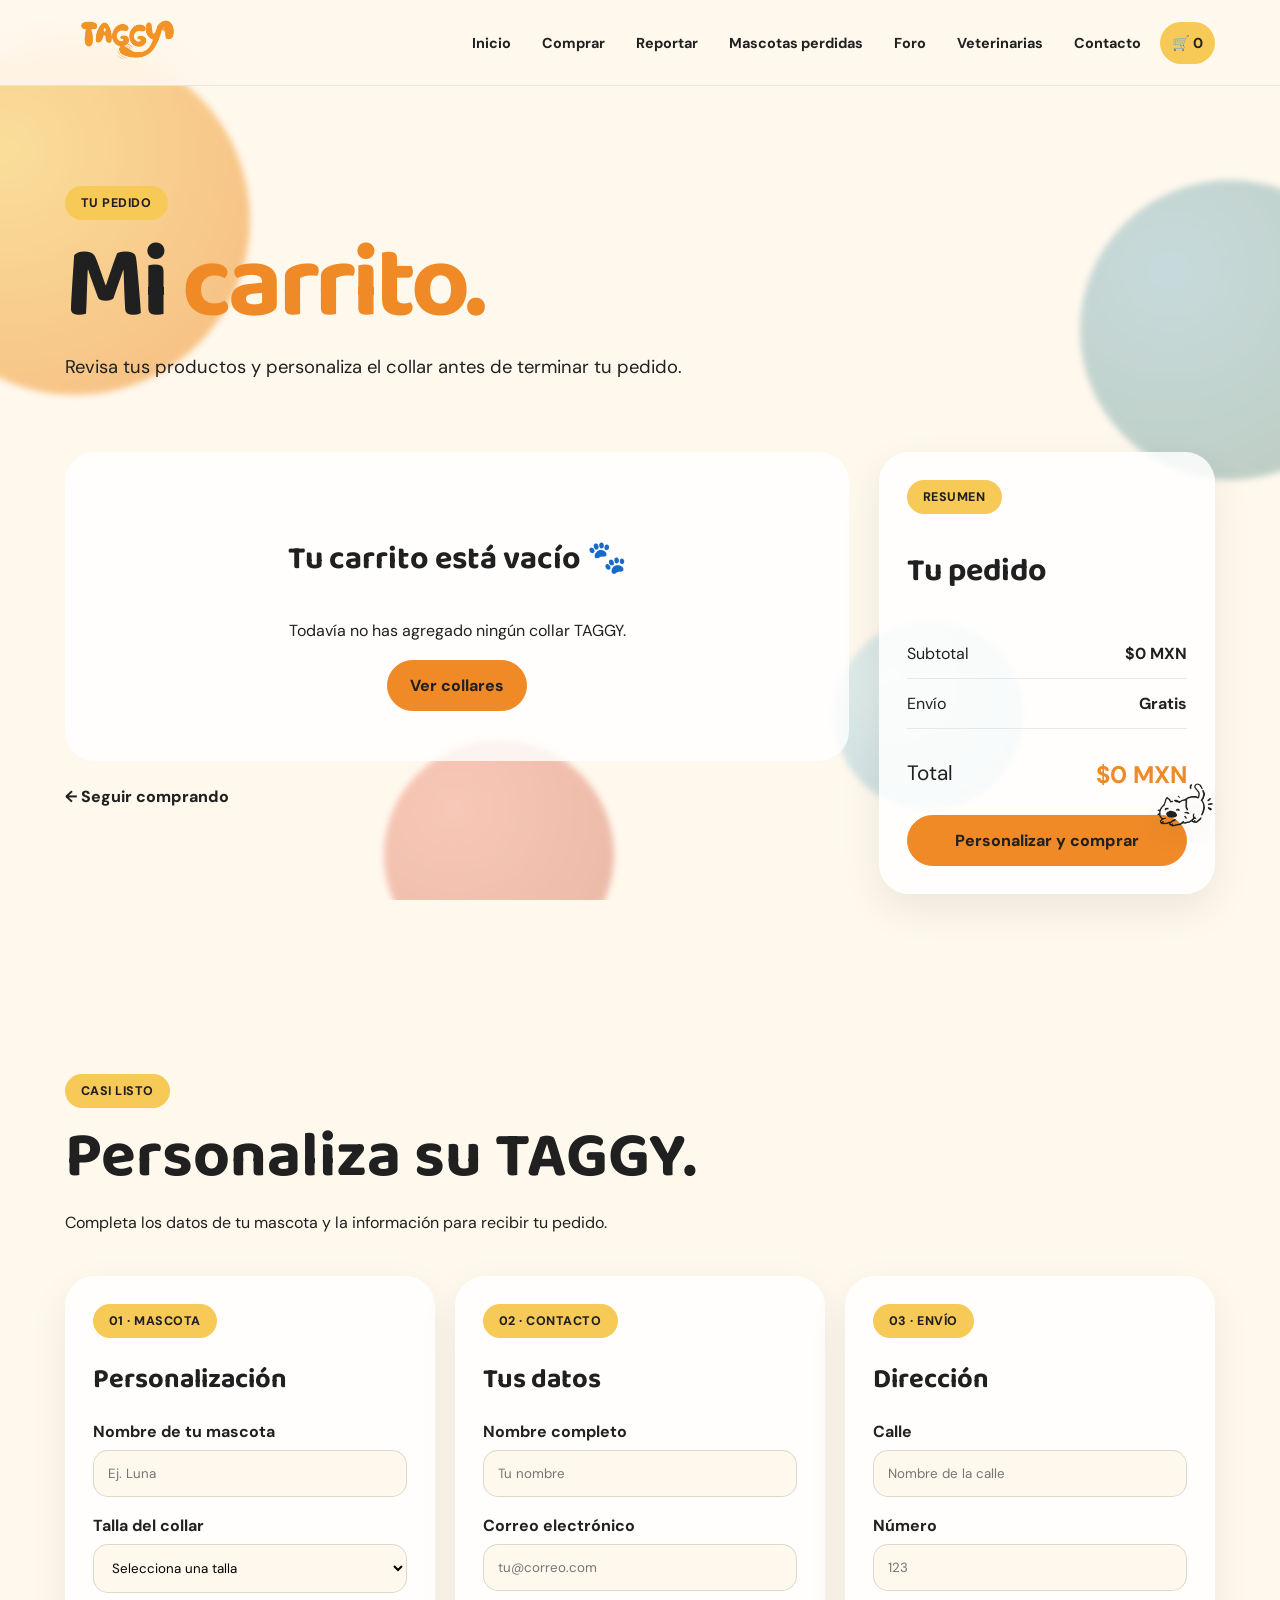
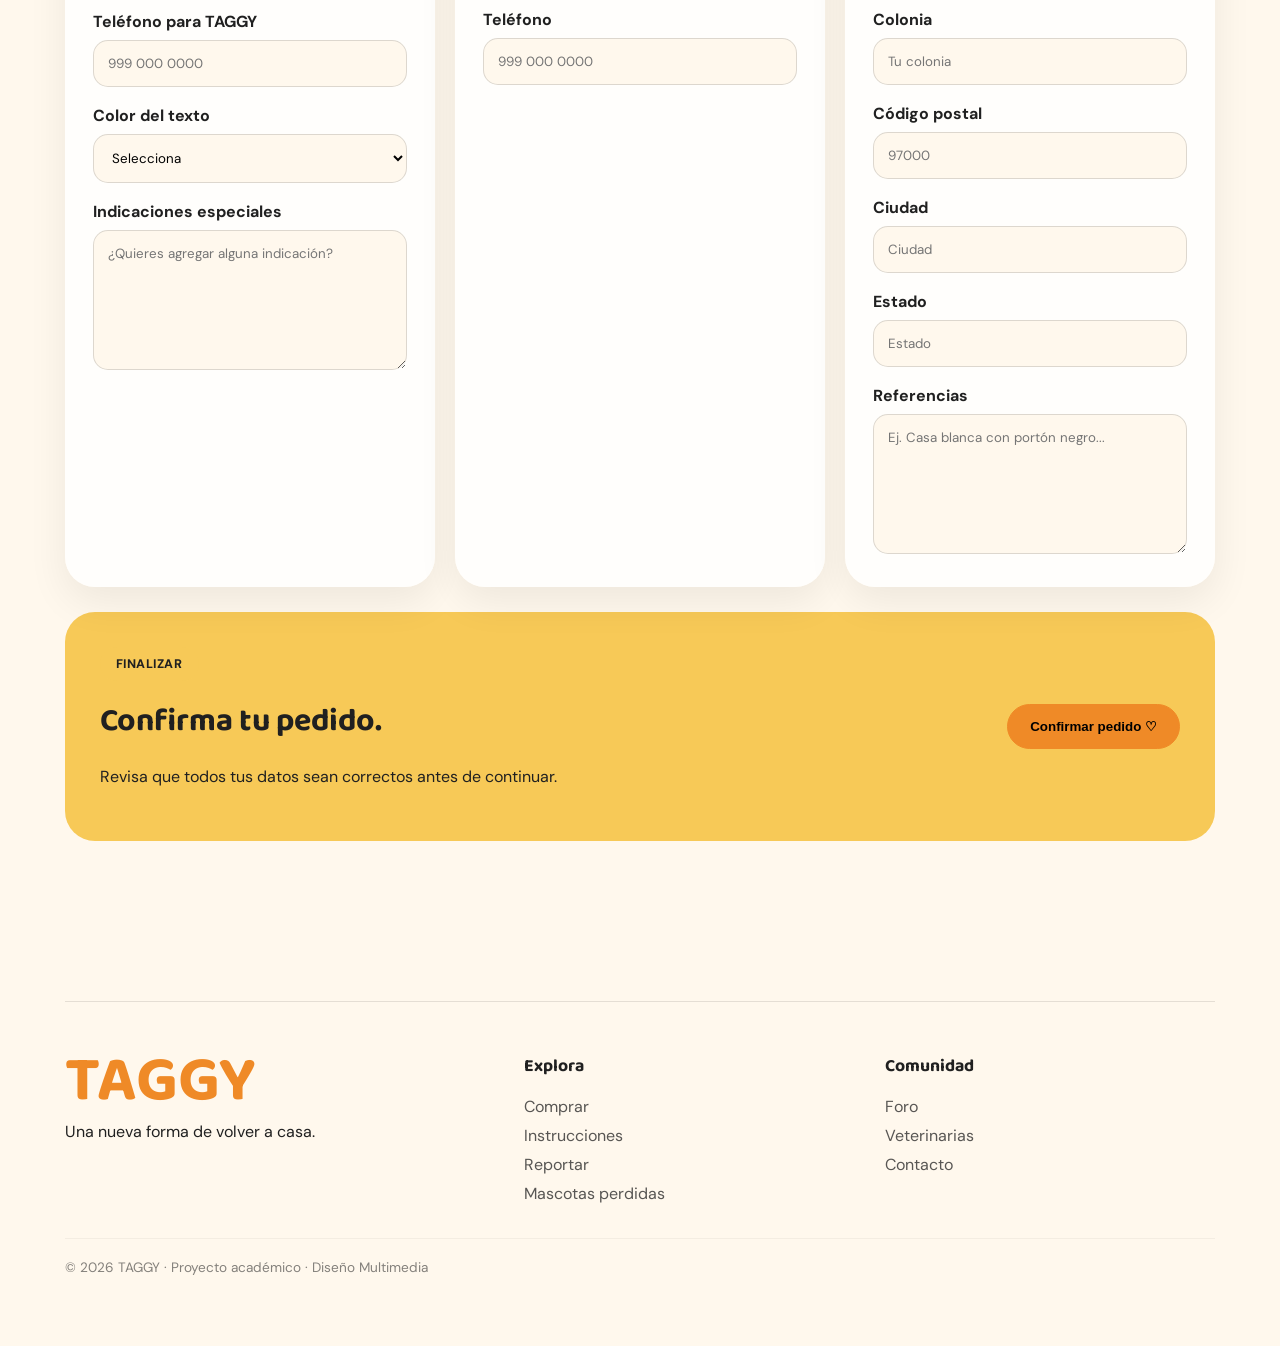
<file: carrito.html>
<!DOCTYPE html>
<html lang="es">

<head>

    <meta charset="UTF-8">

    <meta
        name="viewport"
        content="width=device-width, initial-scale=1.0"
    >

    <title>TAGGY | Mi carrito</title>
    <meta name="description" content="TAGGY: placa de identificación con NFC para el collar de tu mascota, reportes de mascotas perdidas, foro y veterinarias aliadas.">
    <meta name="theme-color" content="#FFF8ED">
    <link rel="icon" href="taggy-logo.png">

    <link rel="stylesheet" href="styles.css">

</head>


<body>
    <div class="loader" aria-hidden="true"><div><img src="taggy-logo.png" alt=""><p>📲 Acerca tu celular a la placa</p></div></div>
    <div class="progress"></div>

    <!-- FONDO -->

    <div class="background">
        <div class="orb orb1"></div>
        <div class="orb orb2"></div>
        <div class="orb orb3"></div>
        <div class="orb orb4"></div>
    </div>


    <!-- MENÚ -->

    <header>

        <nav>

            <a href="index.html">

                <img
                    src="taggy-logo.png"
                    class="logo"
                    alt="TAGGY"
                >

            </a>


            <div class="menu"><a href="index.html">Inicio</a><a href="comprar.html">Comprar</a><a href="reportar.html">Reportar</a><a href="perdidas.html">Mascotas perdidas</a><a href="foro.html">Foro</a><a href="veterinarias.html">Veterinarias</a><a href="contacto.html">Contacto</a><a href="carrito.html" class="cart-menu active">🛒 <span id="cartCount">0</span></a></div>

        </nav>

    </header>


    <main>

        <!-- TÍTULO -->

        <section class="page-title">

            <span class="tag">
                TU PEDIDO
            </span>

            <h1>
                Mi
                <span>carrito.</span>
            </h1>

            <p>
                Revisa tus productos y personaliza el collar
                antes de terminar tu pedido.
            </p>

        </section>


        <!-- CARRITO -->

        <section class="cart-layout">


            <!-- PRODUCTOS -->

            <div>

                <div
                    id="cartItems"
                    class="cart-items"
                >
                </div>


                <a
                    href="comprar.html"
                    class="continue-shopping"
                >
                    ← Seguir comprando
                </a>

            </div>


            <!-- RESUMEN -->

            <div class="cart-summary">

                <span class="tag">
                    RESUMEN
                </span>

                <h3>
                    Tu pedido
                </h3>


                <div class="summary-line">

                    <span>
                        Subtotal
                    </span>

                    <strong id="cartSubtotal">
                        $0 MXN
                    </strong>

                </div>


                <div class="summary-line">

                    <span>
                        Envío
                    </span>

                    <strong>
                        Gratis
                    </strong>

                </div>


                <div class="summary-total">

                    <span>
                        Total
                    </span>

                    <strong id="cartTotal">
                        $0 MXN
                    </strong>

                </div>


                <a
                    href="#checkout"
                    class="button primary checkout-button"
                >
                    Personalizar y comprar
                </a>

            </div>

        </section>


        <!-- CHECKOUT -->

        <section
            class="section"
            id="checkout"
        >

            <div class="checkout-title">

                <span class="tag">
                    CASI LISTO
                </span>

                <h2>
                    Personaliza su TAGGY.
                </h2>

                <p>
                    Completa los datos de tu mascota y la
                    información para recibir tu pedido.
                </p>

            </div>


            <form id="checkoutForm">


                <div class="checkout-grid">


                    <!-- PERSONALIZACIÓN -->

                    <div class="checkout-card">

                        <span class="tag">
                            01 · MASCOTA
                        </span>

                        <h3>
                            Personalización
                        </h3>


                        <label>
                            Nombre de tu mascota
                        </label>

                        <input
                            type="text"
                            id="petName"
                            name="petName"
                            placeholder="Ej. Luna"
                            maxlength="15"
                            required
                        >


                        <label>
                            Talla del collar
                        </label>

                        <select
                            id="collarSize"
                            name="collarSize"
                            required
                        >

                            <option value="">
                                Selecciona una talla
                            </option>

                            <option value="CH">
                                CH · Pequeño
                            </option>

                            <option value="M">
                                M · Mediano
                            </option>

                            <option value="G">
                                G · Grande
                            </option>

                        </select>


                        <label>
                            Teléfono para TAGGY
                        </label>

                        <input
                            type="tel"
                            id="tagPhone"
                            name="tagPhone"
                            placeholder="999 000 0000"
                            required
                        >


                        <label>
                            Color del texto
                        </label>

                        <select
                            id="textColor"
                            name="textColor"
                            required
                        >

                            <option value="">
                                Selecciona
                            </option>

                            <option value="Negro">
                                Negro
                            </option>

                            <option value="Blanco">
                                Blanco
                            </option>

                            <option value="Naranja">
                                Naranja
                            </option>

                        </select>


                        <label>
                            Indicaciones especiales
                        </label>

                        <textarea
                            id="customNotes"
                            name="customNotes"
                            placeholder="¿Quieres agregar alguna indicación?"
                        ></textarea>

                    </div>


                    <!-- DATOS DEL CLIENTE -->

                    <div class="checkout-card">

                        <span class="tag">
                            02 · CONTACTO
                        </span>

                        <h3>
                            Tus datos
                        </h3>


                        <label>
                            Nombre completo
                        </label>

                        <input
                            type="text"
                            id="customerName"
                            name="customerName"
                            placeholder="Tu nombre"
                            required
                        >


                        <label>
                            Correo electrónico
                        </label>

                        <input
                            type="email"
                            id="customerEmail"
                            name="customerEmail"
                            placeholder="tu@correo.com"
                            required
                        >


                        <label>
                            Teléfono
                        </label>

                        <input
                            type="tel"
                            id="customerPhone"
                            name="customerPhone"
                            placeholder="999 000 0000"
                            required
                        >

                    </div>


                    <!-- DIRECCIÓN -->

                    <div class="checkout-card">

                        <span class="tag">
                            03 · ENVÍO
                        </span>

                        <h3>
                            Dirección
                        </h3>


                        <label>
                            Calle
                        </label>

                        <input
                            type="text"
                            id="street"
                            name="street"
                            placeholder="Nombre de la calle"
                            required
                        >


                        <label>
                            Número
                        </label>

                        <input
                            type="text"
                            id="houseNumber"
                            name="houseNumber"
                            placeholder="123"
                            required
                        >


                        <label>
                            Colonia
                        </label>

                        <input
                            type="text"
                            id="neighborhood"
                            name="neighborhood"
                            placeholder="Tu colonia"
                            required
                        >


                        <label>
                            Código postal
                        </label>

                        <input
                            type="text"
                            id="zipCode"
                            name="zipCode"
                            placeholder="97000"
                            maxlength="5"
                            required
                        >


                        <label>
                            Ciudad
                        </label>

                        <input
                            type="text"
                            id="city"
                            name="city"
                            placeholder="Ciudad"
                            required
                        >


                        <label>
                            Estado
                        </label>

                        <input
                            type="text"
                            id="state"
                            name="state"
                            placeholder="Estado"
                            required
                        >


                        <label>
                            Referencias
                        </label>

                        <textarea
                            id="references"
                            name="references"
                            placeholder="Ej. Casa blanca con portón negro..."
                        ></textarea>

                    </div>

                </div>


                <!-- CONFIRMACIÓN -->

                <div class="order-confirmation">

                    <div>

                        <span class="tag">
                            FINALIZAR
                        </span>

                        <h3>
                            Confirma tu pedido.
                        </h3>

                        <p>
                            Revisa que todos tus datos sean correctos
                            antes de continuar.
                        </p>

                    </div>


                    <button
                        type="submit"
                        class="button primary"
                    >
                        Confirmar pedido ♡
                    </button>

                </div>

            </form>


            <!-- MENSAJE DE COMPRA -->

            <div
                id="purchaseSuccess"
                class="purchase-success"
            >

                <div class="success-icon">
                    ✓
                </div>

                <span class="tag">
                    PEDIDO RECIBIDO
                </span>

                <h2>
                    ¡Gracias por elegir TAGGY!
                </h2>

                <p>
                    Tu número de pedido es
                    <strong id="orderNumber"></strong>.
                </p>

                <p>
                    Hemos registrado tu información.
                    Pronto recibirás noticias sobre tu pedido.
                </p>

                <a
                    href="index.html"
                    class="button primary"
                >
                    Volver al inicio
                </a>

            </div>

        </section>

    </main>


    <footer>
    <div><h2>TAGGY</h2><p>Una nueva forma de volver a casa.</p></div>
    <div><h4>Explora</h4><a href="comprar.html">Comprar</a><a href="instrucciones.html">Instrucciones</a><a href="reportar.html">Reportar</a><a href="perdidas.html">Mascotas perdidas</a></div>
    <div><h4>Comunidad</h4><a href="foro.html">Foro</a><a href="veterinarias.html">Veterinarias</a><a href="contacto.html">Contacto</a></div>
    <div class="footer-bottom">© 2026 TAGGY · Proyecto académico · Diseño Multimedia</div>
</footer>


    <script src="script.js"></script>

</body>

</html>
</file>
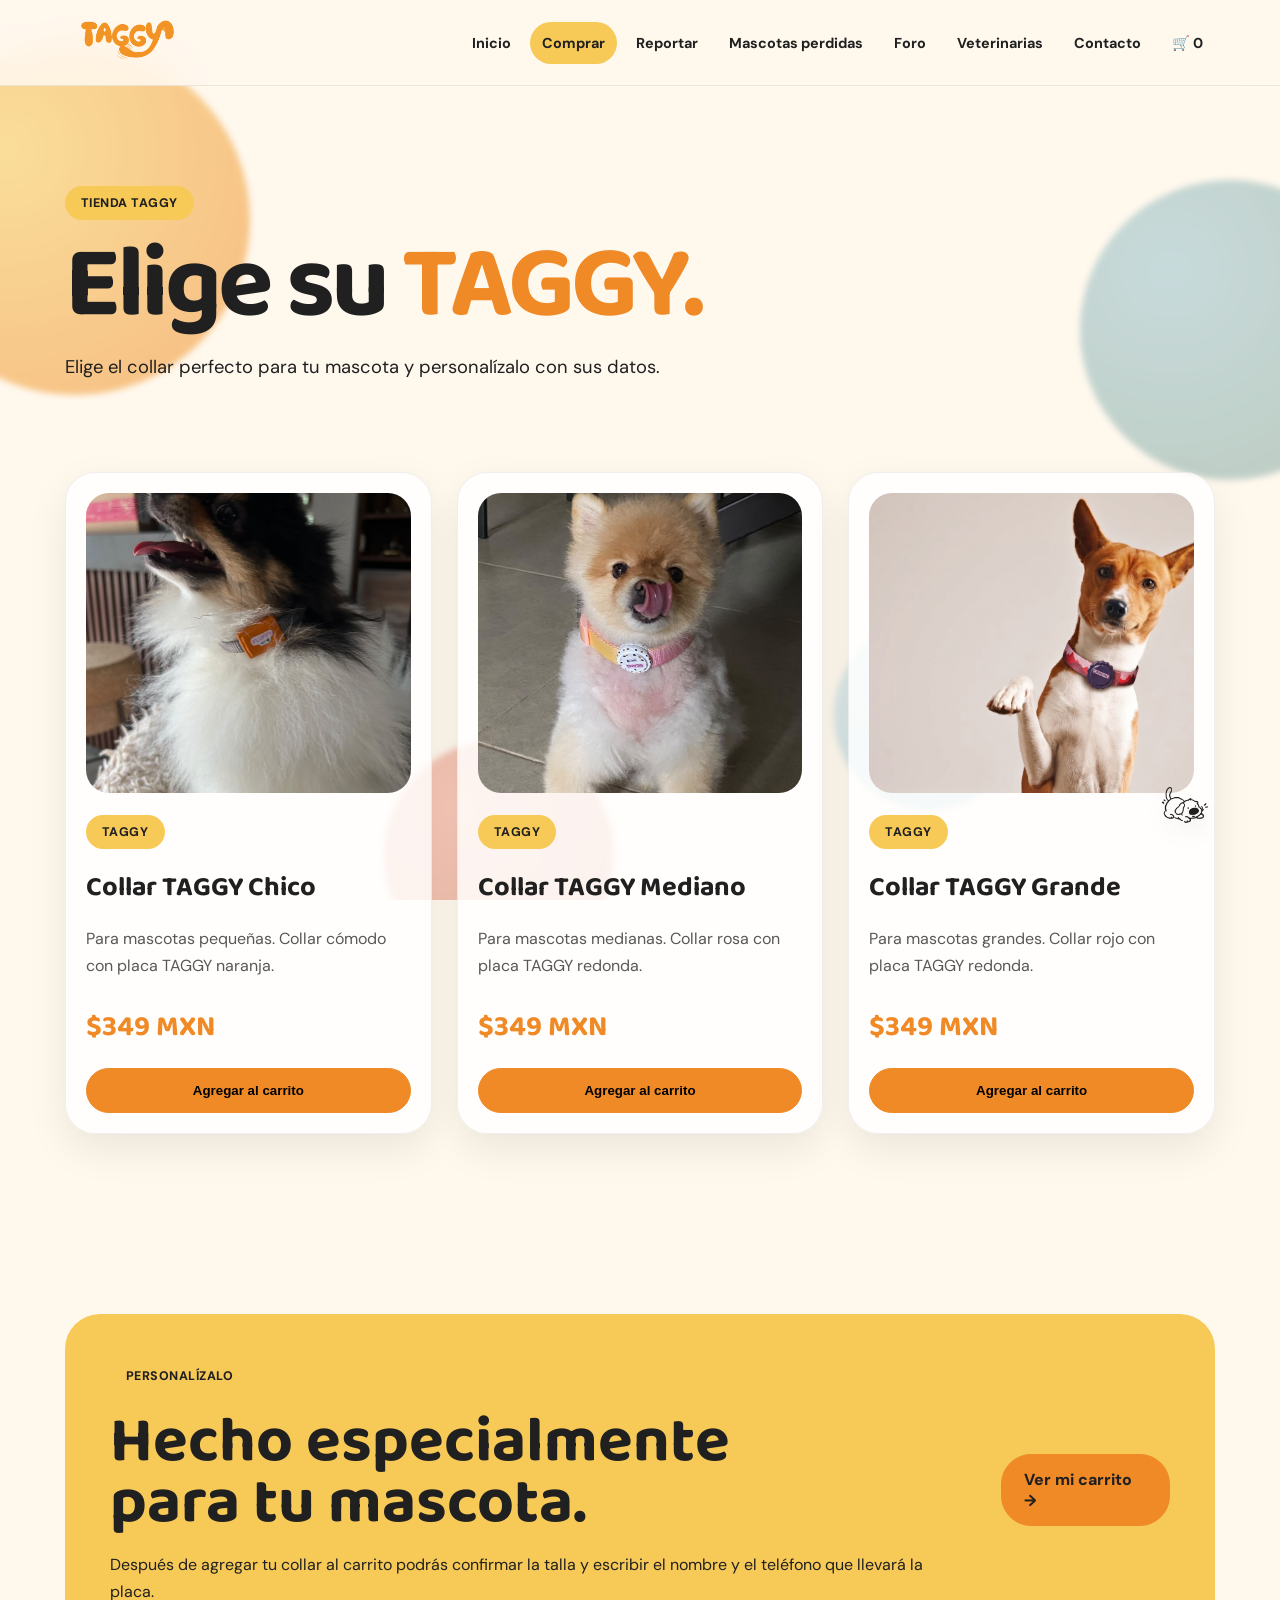
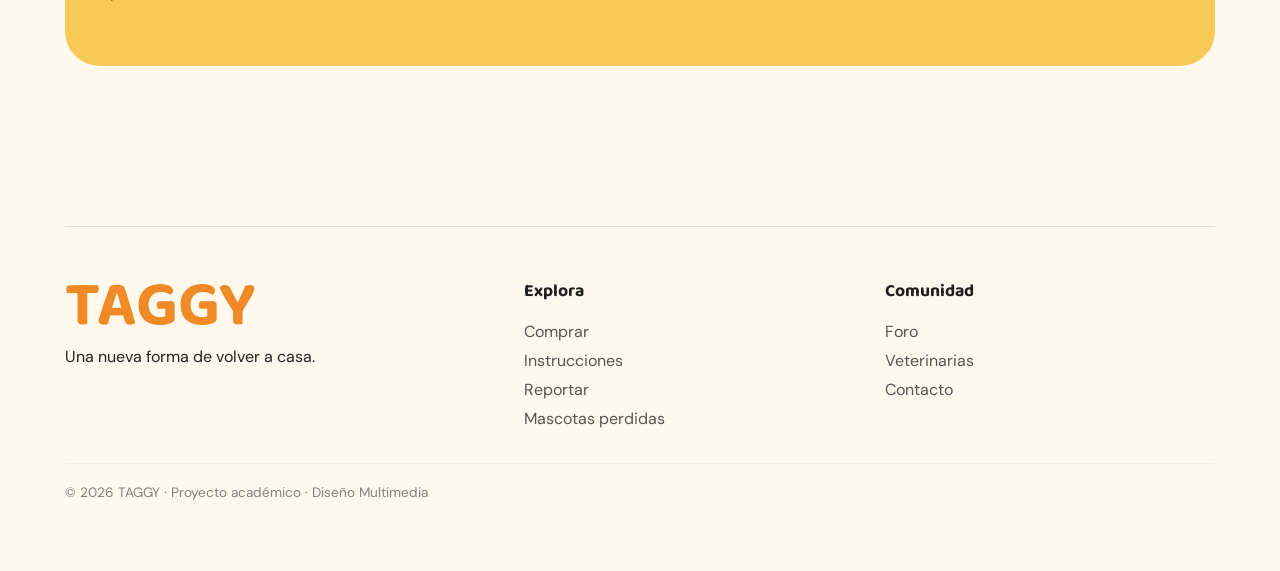
<file: comprar.html>
<!DOCTYPE html>
<html lang="es">

<head>
    <meta charset="UTF-8">
    <meta name="viewport" content="width=device-width, initial-scale=1.0">

    <title>TAGGY | Comprar</title>
    <meta name="description" content="TAGGY: placa de identificación con NFC para el collar de tu mascota, reportes de mascotas perdidas, foro y veterinarias aliadas.">
    <meta name="theme-color" content="#FFF8ED">
    <link rel="icon" href="taggy-logo.png">

    <link rel="stylesheet" href="styles.css">
</head>

<body>
    <div class="loader" aria-hidden="true"><div><img src="taggy-logo.png" alt=""><p>📲 Acerca tu celular a la placa</p></div></div>
    <div class="progress"></div>

    <!-- FONDO -->
    <div class="background">
        <div class="orb orb1"></div>
        <div class="orb orb2"></div>
        <div class="orb orb3"></div>
        <div class="orb orb4"></div>
    </div>


    <!-- MENÚ -->
    <header>

        <nav>

            <a href="index.html">
                <img
                    src="taggy-logo.png"
                    class="logo"
                    alt="TAGGY"
                >
            </a>

            <div class="menu"><a href="index.html">Inicio</a><a href="comprar.html" class="active">Comprar</a><a href="reportar.html">Reportar</a><a href="perdidas.html">Mascotas perdidas</a><a href="foro.html">Foro</a><a href="veterinarias.html">Veterinarias</a><a href="contacto.html">Contacto</a><a href="carrito.html" class="cart-menu">🛒 <span id="cartCount">0</span></a></div>

        </nav>

    </header>


    <main>

        <!-- TÍTULO -->

        <section class="page-title">

            <span class="tag">
                TIENDA TAGGY
            </span>

            <h1>
                Elige su
                <span>TAGGY.</span>
            </h1>

            <p>
                Elige el collar perfecto para tu mascota y
                personalízalo con sus datos.
            </p>

        </section>


        <!-- PRODUCTOS -->

        <section class="shop-section">

            <div class="product-grid">


                <!-- PRODUCTO 1 -->

                <div class="product-card">

                    <div class="product-image">

                        <img
                            src="collar-1.jpeg"
                            alt="Mascota pequeña con collar y placa TAGGY naranja"
                        >

                    </div>

                    <span class="tag">
                        TAGGY
                    </span>

                    <h3>
                        Collar TAGGY Chico
                    </h3>

                    <p>
                       Para mascotas pequeñas. Collar cómodo con placa TAGGY naranja.
                    </p>

                    <div class="product-bottom">

                        <strong class="price">
                            $349 MXN
                        </strong>

                        <button
                            class="button primary add-cart"
                            data-id="1"
                            data-name="Collar TAGGY Chico"
                            data-price="349"
                            data-image="collar-1.jpeg"
                        >
                            Agregar al carrito
                        </button>

                    </div>

                </div>


                <!-- PRODUCTO 2 -->

                <div class="product-card">

                    <div class="product-image">

                        <img
                            src="collar-2.jpeg"
                            alt="Mascota con collar rosa y placa TAGGY redonda"
                        >

                    </div>

                    <span class="tag">
                        TAGGY
                    </span>

                    <h3>
                        Collar TAGGY Mediano
                    </h3>

                    <p>
                        Para mascotas medianas. Collar rosa con placa TAGGY redonda.
                    </p>

                    <div class="product-bottom">

                        <strong class="price">
                            $349 MXN
                        </strong>

                        <button
                            class="button primary add-cart"
                            data-id="2"
                            data-name="Collar TAGGY Mediano"
                            data-price="349"
                            data-image="collar-2.jpeg"
                        >
                            Agregar al carrito
                        </button>

                    </div>

                </div>


                <!-- PRODUCTO 3 -->

                <div class="product-card">

                    <div class="product-image">

                        <img
                            src="collar-3.jpg"
                            alt="Perro con collar rojo y placa TAGGY redonda"
                        >

                    </div>

                    <span class="tag">
                        TAGGY
                    </span>

                    <h3>
                        Collar TAGGY Grande
                    </h3>

                    <p>
                        Para mascotas grandes. Collar rojo con placa TAGGY redonda.
                    </p>

                    <div class="product-bottom">

                        <strong class="price">
                            $349 MXN
                        </strong>

                        <button
                            class="button primary add-cart"
                            data-id="3"
                            data-name="Collar TAGGY Grande"
                            data-price="349"
                            data-image="collar-3.jpg"
                        >
                            Agregar al carrito
                        </button>

                    </div>

                </div>

            </div>

        </section>


        <!-- INFORMACIÓN -->

        <section class="section">

            <div class="shop-info">

                <div>

                    <span class="tag">
                        PERSONALÍZALO
                    </span>

                    <h2>
                        Hecho especialmente
                        para tu mascota.
                    </h2>

                    <p>
                        Después de agregar tu collar al carrito
                        podrás confirmar la talla y escribir el nombre y el teléfono que llevará la placa.
                    </p>

                </div>

                <a href="carrito.html" class="button primary">
                    Ver mi carrito →
                </a>

            </div>

        </section>

    </main>


    <footer>
    <div><h2>TAGGY</h2><p>Una nueva forma de volver a casa.</p></div>
    <div><h4>Explora</h4><a href="comprar.html">Comprar</a><a href="instrucciones.html">Instrucciones</a><a href="reportar.html">Reportar</a><a href="perdidas.html">Mascotas perdidas</a></div>
    <div><h4>Comunidad</h4><a href="foro.html">Foro</a><a href="veterinarias.html">Veterinarias</a><a href="contacto.html">Contacto</a></div>
    <div class="footer-bottom">© 2026 TAGGY · Proyecto académico · Diseño Multimedia</div>
</footer>


    <script src="script.js"></script>

</body>

</html>
</file>
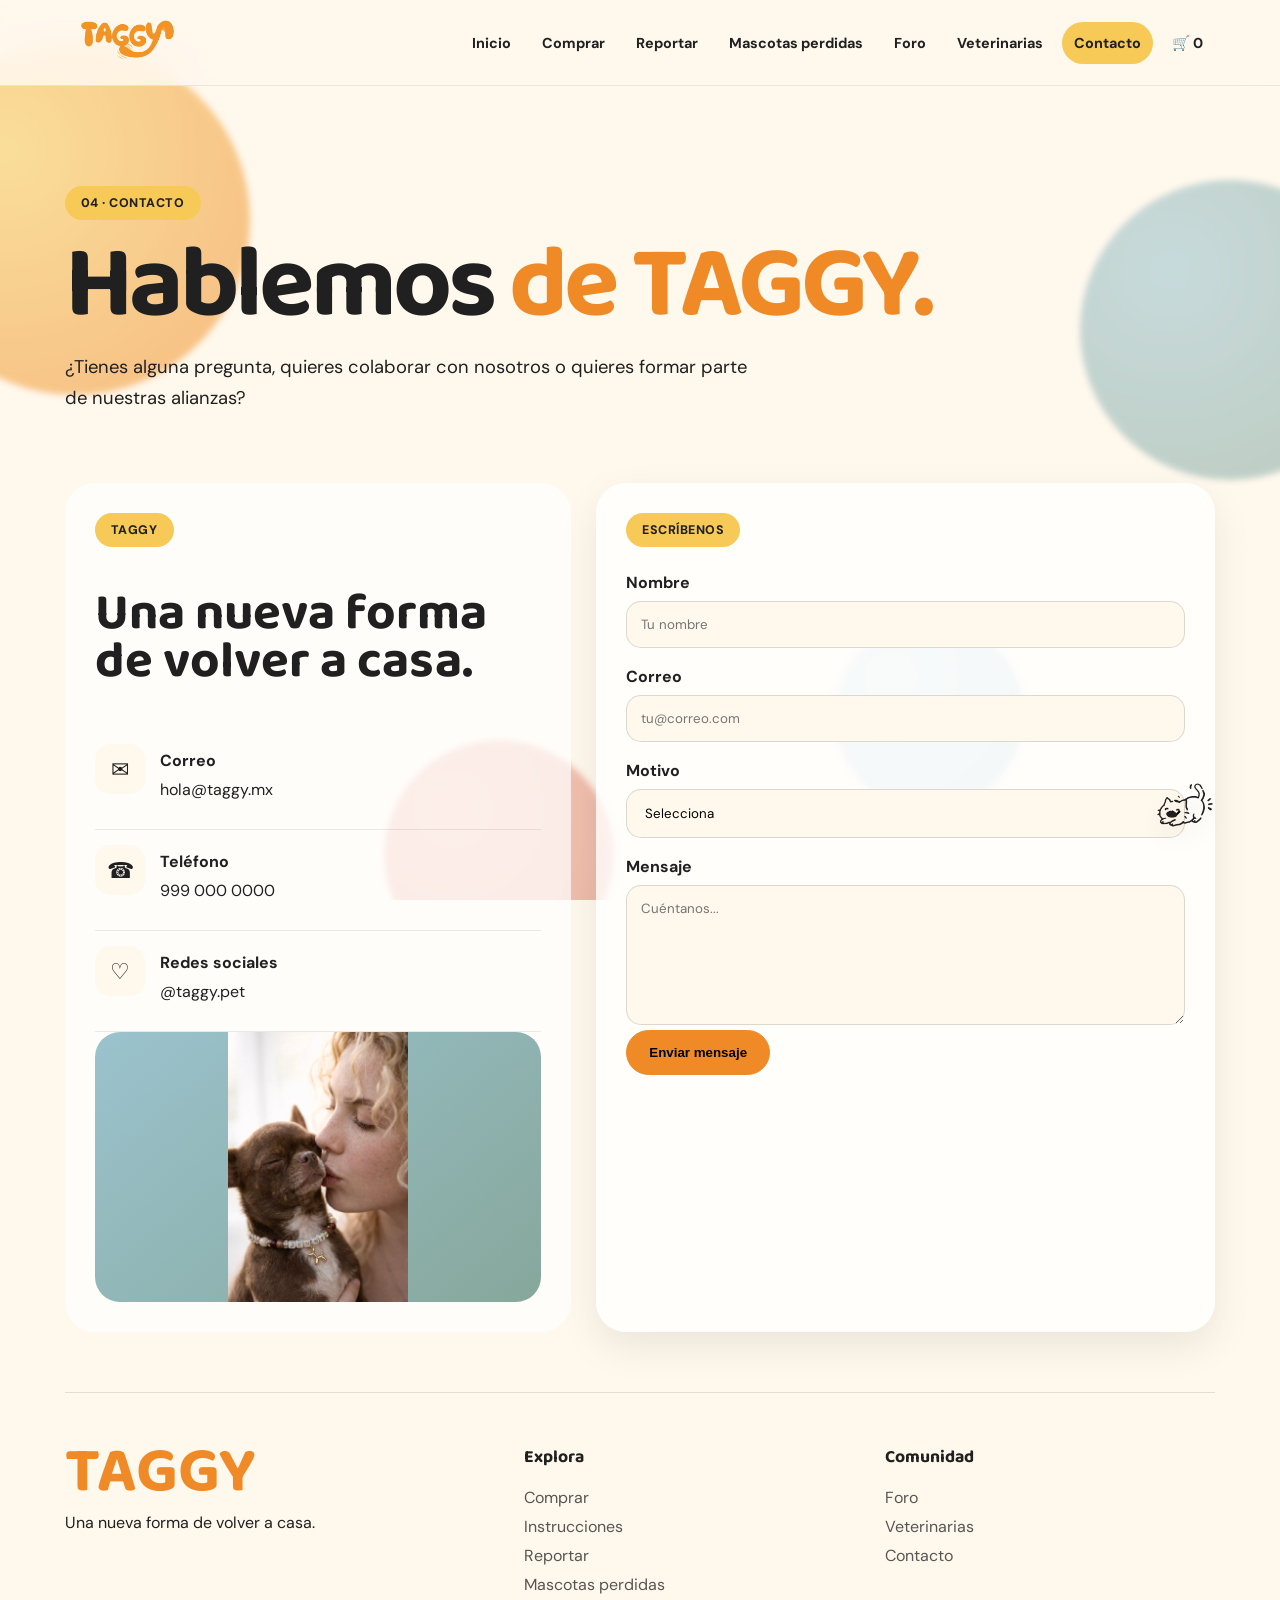
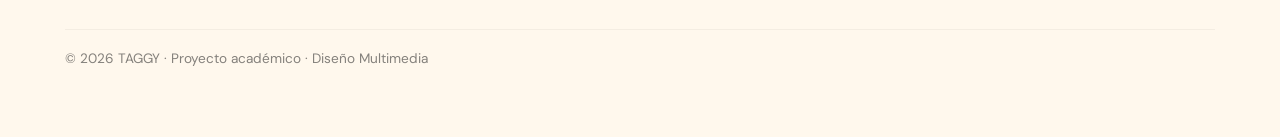
<file: contacto.html>
<!DOCTYPE html>
<html lang="es">

<head>

    <meta charset="UTF-8">

    <meta name="viewport"
          content="width=device-width, initial-scale=1.0">

    <title>TAGGY | Contacto</title>
    <meta name="description" content="TAGGY: placa de identificación con NFC para el collar de tu mascota, reportes de mascotas perdidas, foro y veterinarias aliadas.">
    <meta name="theme-color" content="#FFF8ED">
    <link rel="icon" href="taggy-logo.png">

    <link rel="stylesheet" href="styles.css">

</head>


<body>
    <div class="loader" aria-hidden="true"><div><img src="taggy-logo.png" alt=""><p>📲 Acerca tu celular a la placa</p></div></div>
    <div class="progress"></div>

    <div class="background">

        <div class="orb orb1"></div>
        <div class="orb orb2"></div>
        <div class="orb orb3"></div>
        <div class="orb orb4"></div>

    </div>


    <header>

        <nav>

            <a href="index.html">

                <img
                    src="taggy-logo.png"
                    class="logo"
                    alt="TAGGY"
                >

            </a>


            <div class="menu"><a href="index.html">Inicio</a><a href="comprar.html">Comprar</a><a href="reportar.html">Reportar</a><a href="perdidas.html">Mascotas perdidas</a><a href="foro.html">Foro</a><a href="veterinarias.html">Veterinarias</a><a href="contacto.html" class="active">Contacto</a><a href="carrito.html" class="cart-menu">🛒 <span id="cartCount">0</span></a></div>

        </nav>

    </header>


    <main>

        <section class="page-title">

            <span class="tag">
                04 · CONTACTO
            </span>

            <h1>
                Hablemos
                <span>de TAGGY.</span>
            </h1>

            <p>
                ¿Tienes alguna pregunta, quieres colaborar con
                nosotros o quieres formar parte de nuestras alianzas?
            </p>

        </section>


        <section class="contact-section">


            <div class="contact-info">

                <span class="tag">
                    TAGGY
                </span>

                <h2>
                    Una nueva forma
                    de volver a casa.
                </h2>


                <div class="contact-item">

                    <div class="icon">
                        ✉
                    </div>

                    <div>

                        <strong>
                            Correo
                        </strong>

                        <p>
                            hola@taggy.mx
                        </p>

                    </div>

                </div>


                <div class="contact-item">

                    <div class="icon">
                        ☎
                    </div>

                    <div>

                        <strong>
                            Teléfono
                        </strong>

                        <p>
                            999 000 0000
                        </p>

                    </div>

                </div>


                <div class="contact-item">

                    <div class="icon">
                        ♡
                    </div>

                    <div>

                        <strong>
                            Redes sociales
                        </strong>

                        <p>
                            @taggy.pet
                        </p>

                    </div>

                </div>


                <div class="animal-box">

                    <img
                        src="ejemplo_2.jpg"
                        alt="Mascota TAGGY"
                    >

                </div>

            </div>



            <div class="form-card">

                <span class="tag">
                    ESCRÍBENOS
                </span>


                <form id="contactForm">


                    <label>
                        Nombre
                    </label>

                    <input
                        type="text"
                        placeholder="Tu nombre"
                        required
                    >


                    <label>
                        Correo
                    </label>

                    <input
                        type="email"
                        placeholder="tu@correo.com"
                        required
                    >


                    <label>
                        Motivo
                    </label>

                    <select required>

                        <option value="">
                            Selecciona
                        </option>

                        <option>
                            Pregunta
                        </option>

                        <option>
                            Alianza veterinaria
                        </option>

                        <option>
                            Colaboración
                        </option>

                        <option>
                            Otro
                        </option>

                    </select>


                    <label>
                        Mensaje
                    </label>

                    <textarea
                        placeholder="Cuéntanos..."
                        required
                    ></textarea>


                    <button
                        type="submit"
                        class="button primary"
                    >
                        Enviar mensaje
                    </button>

                </form>

            </div>

        </section>

    </main>


    <div class="floating-animal">

        <img
            src="gato.png"
            alt=""
        >

    </div>


    <footer>
    <div><h2>TAGGY</h2><p>Una nueva forma de volver a casa.</p></div>
    <div><h4>Explora</h4><a href="comprar.html">Comprar</a><a href="instrucciones.html">Instrucciones</a><a href="reportar.html">Reportar</a><a href="perdidas.html">Mascotas perdidas</a></div>
    <div><h4>Comunidad</h4><a href="foro.html">Foro</a><a href="veterinarias.html">Veterinarias</a><a href="contacto.html">Contacto</a></div>
    <div class="footer-bottom">© 2026 TAGGY · Proyecto académico · Diseño Multimedia</div>
</footer>


    <script src="script.js"></script>

</body>

</html>
</file>
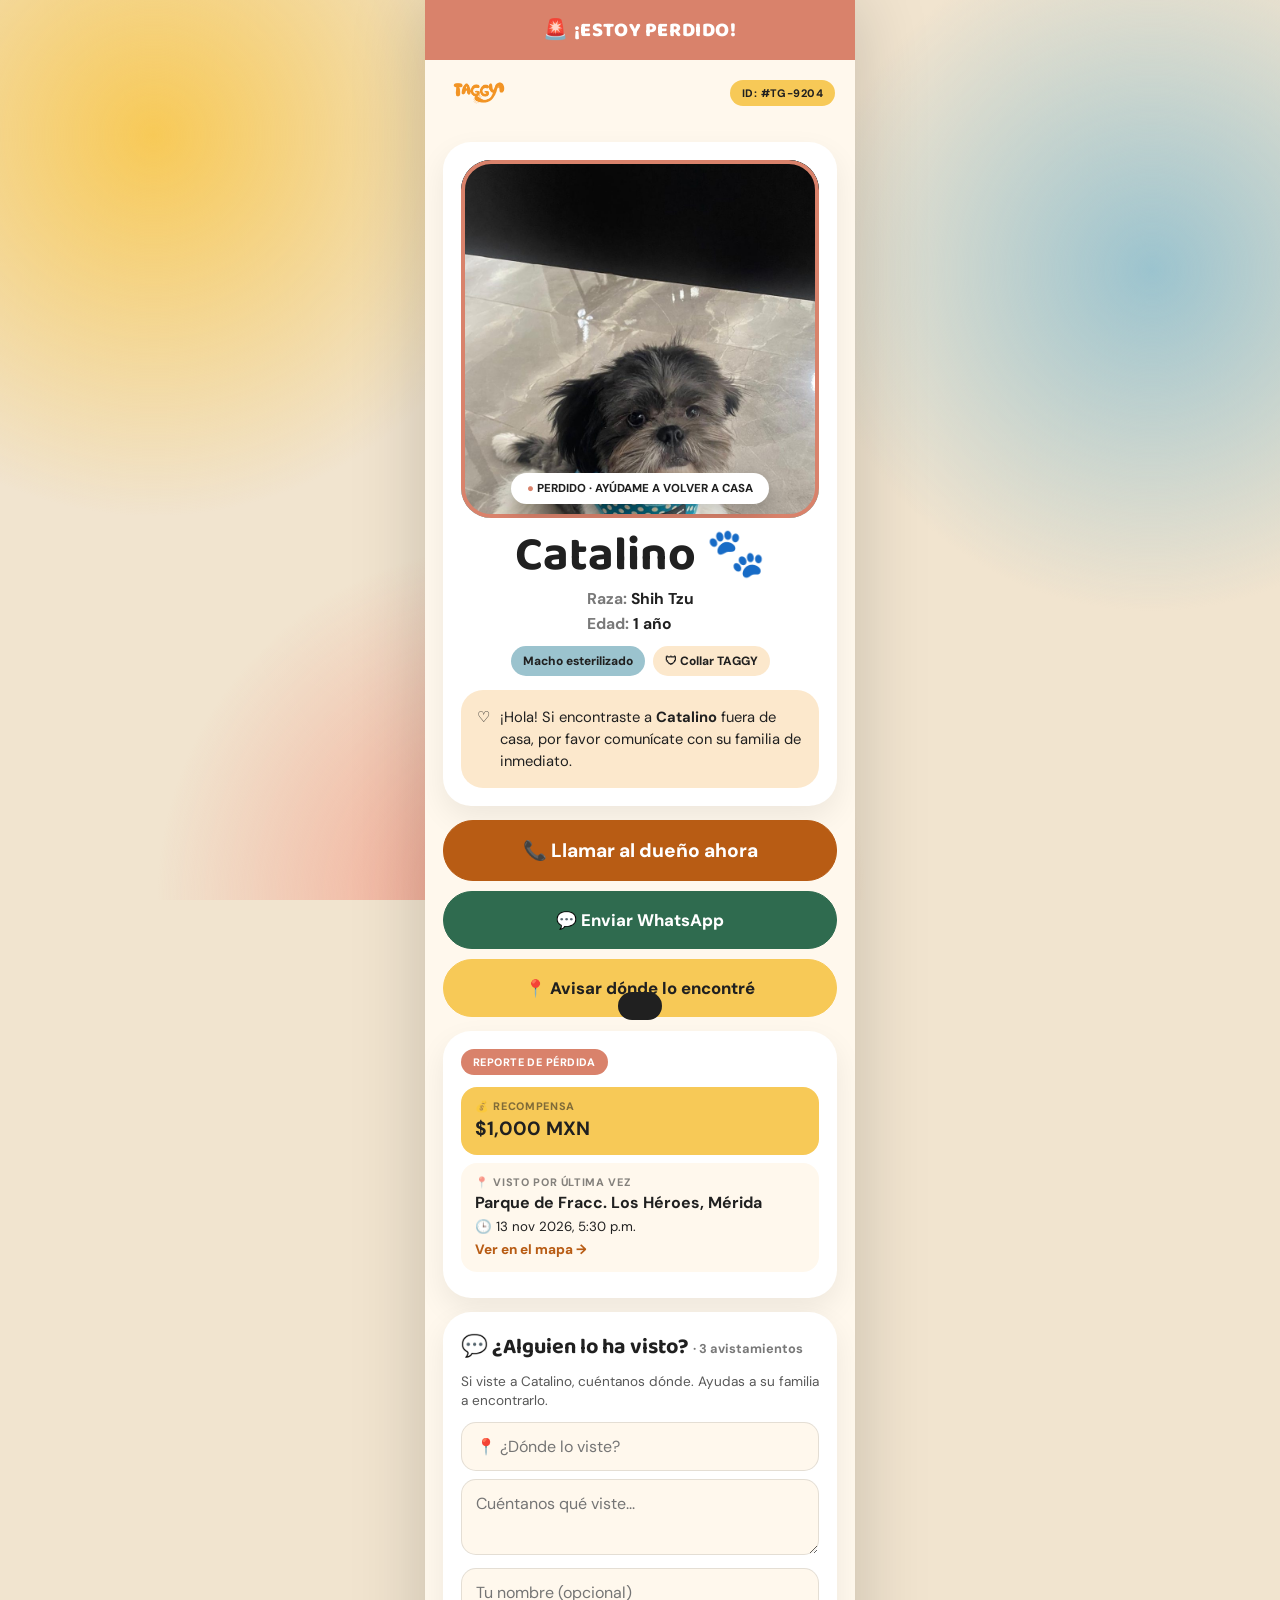
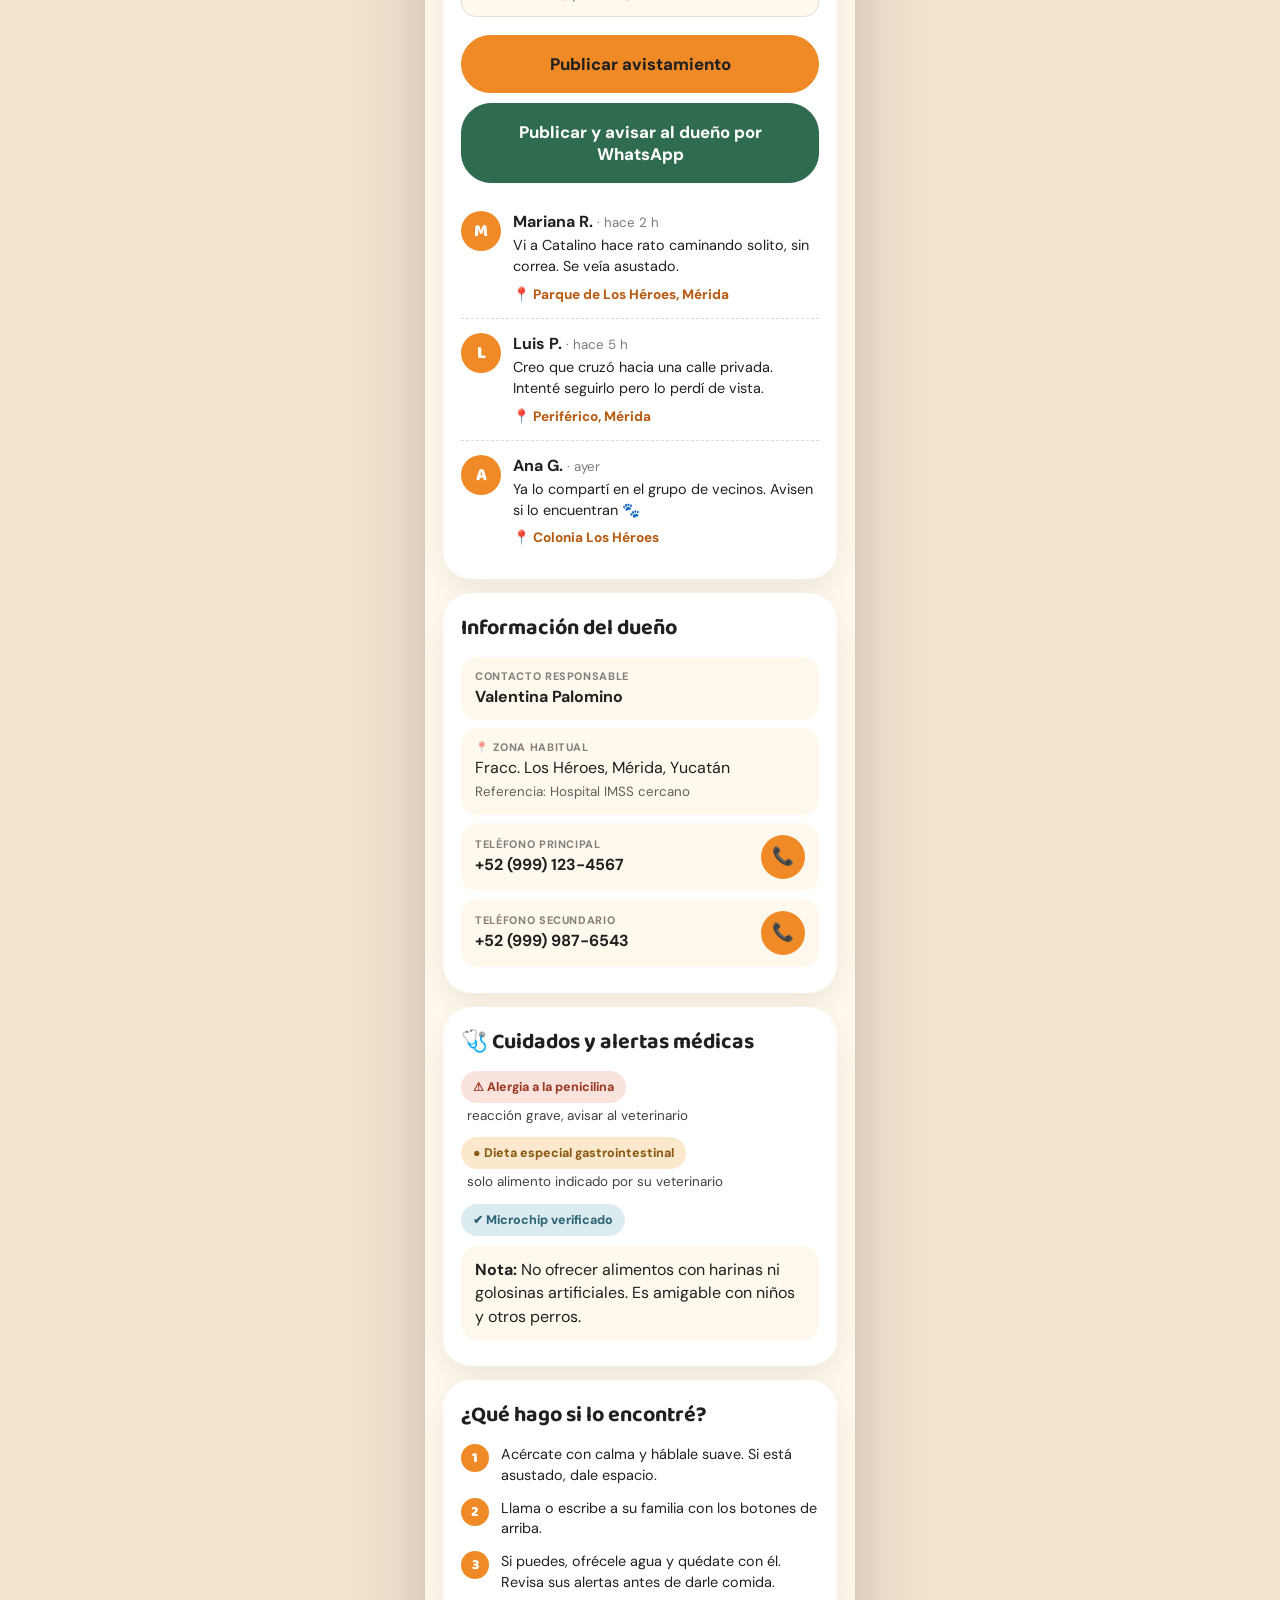
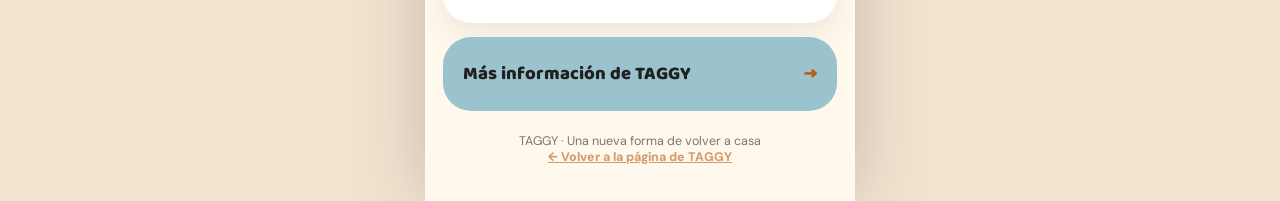
<file: escaneo.html>
<!DOCTYPE html>
<html lang="es">
<head>
<meta charset="UTF-8">
<meta name="viewport" content="width=device-width, initial-scale=1.0">
<title>TAGGY | Mascota encontrada</title>
<meta name="theme-color" content="#FFF8ED">
<link rel="icon" href="taggy-logo.png">
<link rel="stylesheet" href="https://fonts.googleapis.com/css2?family=Baloo+2:wght@600;700;800&family=DM+Sans:wght@400;500;600;700&display=swap">
<style>
:root{--cream:#FFF8ED;--orange:#EF8A27;--deep:#B85C14;--yellow:#F7C957;--sage:#86A79B;--blue:#9BC3CE;--coral:#D9826B;--black:#202020}
*{box-sizing:border-box;margin:0;-webkit-tap-highlight-color:transparent}
body{font-family:"DM Sans",sans-serif;color:var(--black);background:#f1e4cf;min-height:100vh}
body::before{content:"";position:fixed;inset:0;z-index:-1;background:radial-gradient(circle at 12% 15%,#F7C957 0,transparent 28%),radial-gradient(circle at 90% 30%,#9BC3CE 0,transparent 26%),radial-gradient(circle at 40% 100%,#F3A18C 0,transparent 30%)}
h1,h2,h3,.b{font-family:"Baloo 2",sans-serif}
.app{max-width:430px;margin:auto;min-height:100vh;background:var(--cream);box-shadow:0 0 70px rgba(0,0,0,.18);padding-bottom:30px;overflow:hidden}
.top{display:flex;justify-content:space-between;align-items:center;padding:14px 20px}.top img{height:38px}
.tag{display:inline-block;background:var(--yellow);padding:6px 12px;border-radius:30px;font-size:.68rem;font-weight:800;letter-spacing:.04em}
.sos{background:var(--coral);color:#fff;text-align:center;padding:14px;font:800 1.25rem "Baloo 2";letter-spacing:.03em;animation:blink 1.2s ease-in-out infinite}
@keyframes blink{50%{background:#C96A52}}
.wrap>*{animation:up .6s cubic-bezier(.2,.7,.2,1) both}.wrap>*:nth-child(2){animation-delay:.08s}.wrap>*:nth-child(3){animation-delay:.16s}.wrap>*:nth-child(4){animation-delay:.24s}.wrap>*:nth-child(5){animation-delay:.32s}.wrap>*:nth-child(6){animation-delay:.4s}
@keyframes up{from{opacity:0;transform:translateY(26px)}to{opacity:1;transform:none}}
.wrap{padding:16px 18px}
.card{background:#fff;border-radius:28px;padding:18px;margin-bottom:14px;box-shadow:0 12px 30px rgba(0,0,0,.07)}
.hero{text-align:center}
.pic{position:relative;border-radius:30px;overflow:hidden;aspect-ratio:1;background:linear-gradient(140deg,var(--blue),var(--sage));display:grid;place-items:center}
.pic img{width:100%;height:100%;object-fit:cover;object-position:center 92%}.em{font-size:7rem;animation:hop 1.6s ease-in-out infinite}
@keyframes hop{50%{transform:translateY(-10px)}}
.pic::after{content:"";position:absolute;inset:0;border-radius:30px;border:4px solid var(--coral);animation:ring 1.6s ease-out infinite;pointer-events:none}
@keyframes ring{0%{opacity:.9}100%{opacity:0;transform:scale(1.04)}}
.chip{position:absolute;bottom:14px;left:50%;transform:translateX(-50%);background:#fff;padding:8px 16px;border-radius:30px;font-weight:800;font-size:.72rem;white-space:nowrap;box-shadow:0 8px 20px rgba(0,0,0,.2);z-index:2}
.chip i{color:var(--coral);font-style:normal;animation:blink2 1s infinite}@keyframes blink2{50%{opacity:.2}}
.hero h1{font-size:3rem;line-height:1;margin-top:14px}.hero small{display:block;opacity:.65;font-weight:600;margin:4px 0 10px}
.chips{display:flex;gap:8px;justify-content:center;flex-wrap:wrap}.chips span{padding:7px 12px;border-radius:20px;font-size:.75rem;font-weight:800;background:var(--blue)}.chips span.o{background:#FCE8CC}
.msg{background:#FCE8CC;border-radius:22px;padding:16px;margin-top:14px;text-align:left;font-size:.92rem;line-height:1.5;display:flex;gap:10px}
.btn{display:flex;align-items:center;justify-content:center;gap:8px;width:100%;padding:17px;border-radius:30px;border:1.5px solid var(--black);font:800 1.05rem "DM Sans";cursor:pointer;margin-top:10px;text-decoration:none;color:var(--black);background:#fff;transition:.2s}
.btn:active{transform:scale(.96)}.btn.call{background:var(--deep);border-color:var(--deep);color:#fff;font-size:1.2rem;animation:pulse 2s infinite}
@keyframes pulse{0%{box-shadow:0 0 0 0 rgba(184,92,20,.5)}70%{box-shadow:0 0 0 16px rgba(184,92,20,0)}100%{box-shadow:0 0 0 0 rgba(184,92,20,0)}}
.btn.wa{background:#2f6b4f;border-color:#2f6b4f;color:#fff}.btn.loc{background:var(--yellow);border-color:var(--yellow)}
h3{font-size:1.35rem;margin-bottom:12px}
.lab{font-size:.68rem;font-weight:800;letter-spacing:.06em;opacity:.55}
.box{background:var(--cream);border-radius:16px;padding:12px 14px;margin-bottom:8px;line-height:1.45}
.ph{display:flex;align-items:center;justify-content:space-between;gap:10px}.ph a{width:44px;height:44px;border-radius:50%;background:var(--orange);display:grid;place-items:center;text-decoration:none;font-size:1.1rem;flex:none}
.al{display:flex;flex-wrap:wrap;gap:8px;margin-bottom:10px}.al span{padding:8px 12px;border-radius:20px;font-size:.78rem;font-weight:800;background:#FBE3DD;color:#9b3a24}.al span.ok{background:#DDEBE5;color:#2f6b4f}
.tips{counter-reset:t;list-style:none;padding:0}.tips li{counter-increment:t;display:flex;gap:12px;align-items:flex-start;margin-bottom:12px;font-size:.9rem;line-height:1.45}
.tips li::before{content:counter(t);flex:none;width:28px;height:28px;border-radius:50%;background:var(--orange);color:#fff;font:800 .9rem "Baloo 2";display:grid;place-items:center}
.more{display:flex;justify-content:space-between;align-items:center;background:var(--blue);border-radius:28px;padding:22px 20px;text-decoration:none;color:inherit;font:800 1.15rem "Baloo 2"}
.foot{text-align:center;font-size:.78rem;opacity:.6;padding:6px 20px}
.toast{position:fixed;left:50%;bottom:30px;transform:translate(-50%,150px);background:var(--black);color:#fff;padding:14px 22px;border-radius:30px;font-weight:700;z-index:99;transition:transform .5s cubic-bezier(.2,1.4,.4,1)}.toast.on{transform:translate(-50%,0)}
@media(prefers-reduced-motion:reduce){*{animation:none!important}}
.rw{background:var(--yellow)}.rw strong{font-size:1.2rem}
.lnk{font-weight:800;font-size:.85rem;color:var(--deep);text-decoration:none}
.btn.or{background:var(--orange);border-color:var(--orange)}
#avForm input,#avForm textarea{width:100%;padding:13px 14px;border-radius:15px;border:1.5px solid rgba(32,32,32,.12);background:var(--cream);font:inherit;outline:none;margin-bottom:8px}
#avForm input:focus,#avForm textarea:focus{border-color:var(--orange);box-shadow:0 0 0 4px rgba(239,138,39,.18)}#avForm textarea{min-height:76px;resize:vertical}
.cm{display:flex;gap:12px;padding:14px 0;border-bottom:1px dashed rgba(0,0,0,.14);animation:up .5s both}.cm:last-child{border:0}
.avt{flex:none;width:40px;height:40px;border-radius:50%;background:var(--orange);color:#fff;display:grid;place-items:center;font:800 1.1rem "Baloo 2"}
.cm p{font-size:.9rem;line-height:1.45;margin:3px 0 6px}.cm small{opacity:.6}.s{font-size:.85rem;opacity:.75;margin:-4px 0 12px;line-height:1.4}
.al span.diet{background:#FCE8CC;color:#8a5a14}.al span.oth{background:#E8E3F4;color:#4b3f7a}.al span.chipm{background:#DCEBF0;color:#2d6577}.an{font-size:.84rem;line-height:1.4;margin:0 0 12px 6px;opacity:.85}
.rae{display:inline-grid;gap:4px;text-align:left;margin:8px 0 12px;font-size:.98rem}.rae span{opacity:.6;font-weight:700}
</style>
</head>
<body>
<div class="app" id="app"></div>
<div class="toast" id="toast"></div>
<script>
const WEB="https://vale95uicab.github.io/Taggy/";
const esc=s=>String(s??"").replace(/[&<>"']/g,c=>({"&":"&amp;","<":"&lt;",">":"&gt;",'"':"&quot;","'":"&#39;"}[c]));
/* ==========================================================
   EDITA AQUÍ LOS DATOS DE LA MASCOTA (lo que ve quien escanea)
   n=nombre  b=raza  a=edad  x=sexo  id=ID del collar  f=foto (archivo)  i=emoji si no hay foto
   o=dueño  t=teléfono principal  u=teléfono secundario  z=zona habitual  r=referencia
   al=alertas médicas (usa "Título: anotación")  nt=nota  mc=microchip (1 sí / 0 no)
   rw=recompensa  lz=visto por última vez (lugar)  ld=fecha y hora (AAAA-MM-DDTHH:MM)
========================================================== */
let D={n:"Catalino",b:"Shih Tzu",a:"1 año",x:"Macho esterilizado",id:"#TG-9204",f:"catalino.jpg",i:"🐶",o:"Valentina Palomino",t:"(999) 123-4567",u:"(999) 987-6543",z:"Fracc. Los Héroes, Mérida, Yucatán",r:"Hospital IMSS cercano",al:["Alergia a la penicilina: reacción grave, avisar al veterinario","Dieta especial gastrointestinal: solo alimento indicado por su veterinario"],nt:"No ofrecer alimentos con harinas ni golosinas artificiales. Es amigable con niños y otros perros.",mc:1,rw:"$1,000 MXN",ld:"2026-11-13T17:30",lz:"Parque de Fracc. Los Héroes, Mérida"};
try{const m=location.hash.match(/d=([^&]+)/);if(m)D={...D,rw:"",ld:"",lz:D.z,...JSON.parse(decodeURIComponent(escape(atob(m[1].replace(/-/g,"+").replace(/_/g,"/")))))}}catch(e){}
const dg=s=>String(s||"").replace(/\D/g,""),full=s=>{const d=dg(s);return d.length==10?"52"+d:d};
let tt;const toast=m=>{const e=document.getElementById("toast");e.textContent=m;e.classList.add("on");clearTimeout(tt);tt=setTimeout(()=>e.classList.remove("on"),3000)};
const msg=l=>`Hola, encontré a ${D.n} 🐾 (collar TAGGY ${D.id}).`+(l?` Estoy aquí: https://maps.google.com/?q=${l}`:"");
const wa=l=>location.href=`https://wa.me/${full(D.t)}?text=${encodeURIComponent(msg(l))}`;
function share(){toast("Obteniendo tu ubicación…");if(!navigator.geolocation)return wa();navigator.geolocation.getCurrentPosition(p=>wa(p.coords.latitude+","+p.coords.longitude),()=>wa(),{timeout:8000})}
const ld=(()=>{if(!D.ld)return"";const d=new Date(D.ld);return isNaN(d)?"":d.toLocaleString("es-MX",{dateStyle:"medium",timeStyle:"short"})})();
const kind=t=>/alerg/i.test(t)?"":/dieta|aliment|comida/i.test(t)?"diet":"oth";
const alRows=(D.al||[]).map(a=>{const [t,...r]=String(a).split(":"),n=r.join(":").trim();return `<div class="al" style="margin-bottom:4px"><span class="${kind(t)}">${/alerg/i.test(t)?"⚠":"●"} ${esc(t.trim())}</span></div>${n?`<div class="an">${esc(n)}</div>`:""}`}).join("");
const pic=D.f?`<img src="${esc(D.f)}" alt="${esc(D.n)}" onerror="this.outerHTML='<div class=em>${esc(D.i||"🐶")}</div>'">`:`<div class="em">${esc(D.i||"🐶")}</div>`;
const phone=(l,n)=>n?`<div class="box ph"><div><div class="lab">${l}</div><strong>+52 ${esc(n)}</strong></div><a href="tel:+${full(n)}" aria-label="Llamar">📞</a></div>`:"";
document.getElementById("app").innerHTML=`
<div class="sos">🚨 ¡ESTOY PERDIDO!</div>
<div class="top"><img src="taggy-logo.png" alt="TAGGY"><span class="tag">ID: ${esc(D.id)}</span></div>
<div class="wrap">
 <div class="card hero"><div class="pic">${pic}<span class="chip"><i>●</i> PERDIDO · AYÚDAME A VOLVER A CASA</span></div>
  <h1>${esc(D.n)} 🐾</h1><div class="rae"><div><span>Raza:</span> <b>${esc(D.b)}</b></div><div><span>Edad:</span> <b>${esc(D.a)}</b></div></div>
  <div class="chips"><span>${esc(D.x)}</span><span class="o">🛡 Collar TAGGY</span></div>
  <div class="msg"><span>♡</span><span>¡Hola! Si encontraste a <strong>${esc(D.n)}</strong> fuera de casa, por favor comunícate con su familia de inmediato.</span></div></div>
 <div><a class="btn call" href="tel:+${full(D.t)}">📞 Llamar al dueño ahora</a>
 <a class="btn wa" href="https://wa.me/${full(D.t)}?text=${encodeURIComponent(msg())}">💬 Enviar WhatsApp</a>
 <button class="btn loc" onclick="share()">📍 Avisar dónde lo encontré</button></div>
 <div class="card" style="margin-top:14px"><span class="tag" style="background:var(--coral);color:#fff">REPORTE DE PÉRDIDA</span>
  <div class="box rw" style="margin-top:12px"><div class="lab">💰 RECOMPENSA</div><strong>${D.rw?esc(D.rw):"El dueño no indicó recompensa"}</strong></div>
  <div class="box"><div class="lab">📍 VISTO POR ÚLTIMA VEZ</div><strong>${esc(D.lz||D.z)}</strong>${ld?`<br><small>🕒 ${esc(ld)}</small>`:""}<br><a class="lnk" target="_blank" rel="noopener" href="https://maps.google.com/?q=${encodeURIComponent(D.lz||D.z)}">Ver en el mapa →</a></div></div>
 <div class="card"><h3>💬 ¿Alguien lo ha visto? <small id="avCount" style="font:700 .8rem 'DM Sans';opacity:.6"></small></h3><p class="s">Si viste a ${esc(D.n)}, cuéntanos dónde. Ayudas a su familia a encontrarlo.</p>
  <form id="avForm" onsubmit="addAv(event,false)"><input name="z" required placeholder="📍 ¿Dónde lo viste?"><textarea name="c" placeholder="Cuéntanos qué viste..."></textarea><input name="n" placeholder="Tu nombre (opcional)"><button class="btn or">Publicar avistamiento</button><button type="button" class="btn wa" onclick="addAv(event,true)">Publicar y avisar al dueño por WhatsApp</button></form>
  <div id="avList" style="margin-top:14px"></div></div>
 <div class="card"><h3>Información del dueño</h3>
  <div class="box"><div class="lab">CONTACTO RESPONSABLE</div><strong>${esc(D.o)}</strong></div>
  <div class="box"><div class="lab">📍 ZONA HABITUAL</div>${esc(D.z)}${D.r?`<br><small style="opacity:.7">Referencia: ${esc(D.r)}</small>`:""}</div>
  ${phone("TELÉFONO PRINCIPAL",D.t)}${phone("TELÉFONO SECUNDARIO",D.u)}</div>
 <div class="card"><h3>🩺 Cuidados y alertas médicas</h3>${alRows||`<div class="box">El dueño no registró condiciones médicas.</div>`}
  ${D.mc?`<div class="al"><span class="chipm">✔ Microchip verificado</span></div>`:""}
  ${D.nt?`<div class="box"><strong>Nota:</strong> ${esc(D.nt)}</div>`:""}</div>
 <div class="card"><h3>¿Qué hago si lo encontré?</h3><ol class="tips"><li>Acércate con calma y háblale suave. Si está asustado, dale espacio.</li><li>Llama o escribe a su familia con los botones de arriba.</li><li>Si puedes, ofrécele agua y quédate con él. Revisa sus alertas antes de darle comida.</li></ol></div>
 <a class="more" href="${WEB}">Más información de TAGGY <span style="color:var(--deep)">→</span></a>
</div>
<div class="foot">TAGGY · Una nueva forma de volver a casa<br><a href="index.html" style="color:#B85C14;font-weight:800">← Volver a la página de TAGGY</a></div>`;

/* ===== Foro de avistamientos (comentarios de ejemplo; los nuevos se guardan en este dispositivo) ===== */
const AVK="taggyAv_"+D.id;
const SEED=[{n:"Mariana R.",z:"Parque de Los Héroes, Mérida",c:`Vi a ${D.n} hace rato caminando solito, sin correa. Se veía asustado.`,w:"hace 2 h"},{n:"Luis P.",z:"Periférico, Mérida",c:"Creo que cruzó hacia una calle privada. Intenté seguirlo pero lo perdí de vista.",w:"hace 5 h"},{n:"Ana G.",z:"Colonia Los Héroes",c:"Ya lo compartí en el grupo de vecinos. Avisen si lo encuentran 🐾",w:"ayer"}];
let mine=[];try{mine=JSON.parse(localStorage.getItem(AVK))||[]}catch(e){}
function renderAv(){const all=[...mine,...SEED];document.getElementById("avCount").textContent="· "+all.length+" avistamientos";
 document.getElementById("avList").innerHTML=all.map(x=>`<div class="cm"><div class="avt">${esc((x.n||"A")[0].toUpperCase())}</div><div><strong>${esc(x.n||"Alguien")}</strong> <small>· ${esc(x.w)}</small><p>${esc(x.c||"Lo vi por aquí.")}</p><a class="lnk" target="_blank" rel="noopener" href="https://maps.google.com/?q=${encodeURIComponent(x.z)}">📍 ${esc(x.z)}</a></div></div>`).join("")}
function addAv(e,notify){e.preventDefault();const f=document.getElementById("avForm");if(!f.reportValidity())return;
 const z=f.z.value.trim(),c=f.c.value.trim(),n=f.n.value.trim();mine.unshift({n,z,c,w:"ahora"});
 try{localStorage.setItem(AVK,JSON.stringify(mine))}catch(x){}renderAv();f.reset();toast("Avistamiento publicado 🐾");
 if(notify)setTimeout(()=>location.href=`https://wa.me/${full(D.t)}?text=${encodeURIComponent(`Hola, vi a ${D.n} 🐾 en: ${z}.${c?" "+c:""}`)}`,700)}
renderAv();
</script>
</body>
</html>
</file>
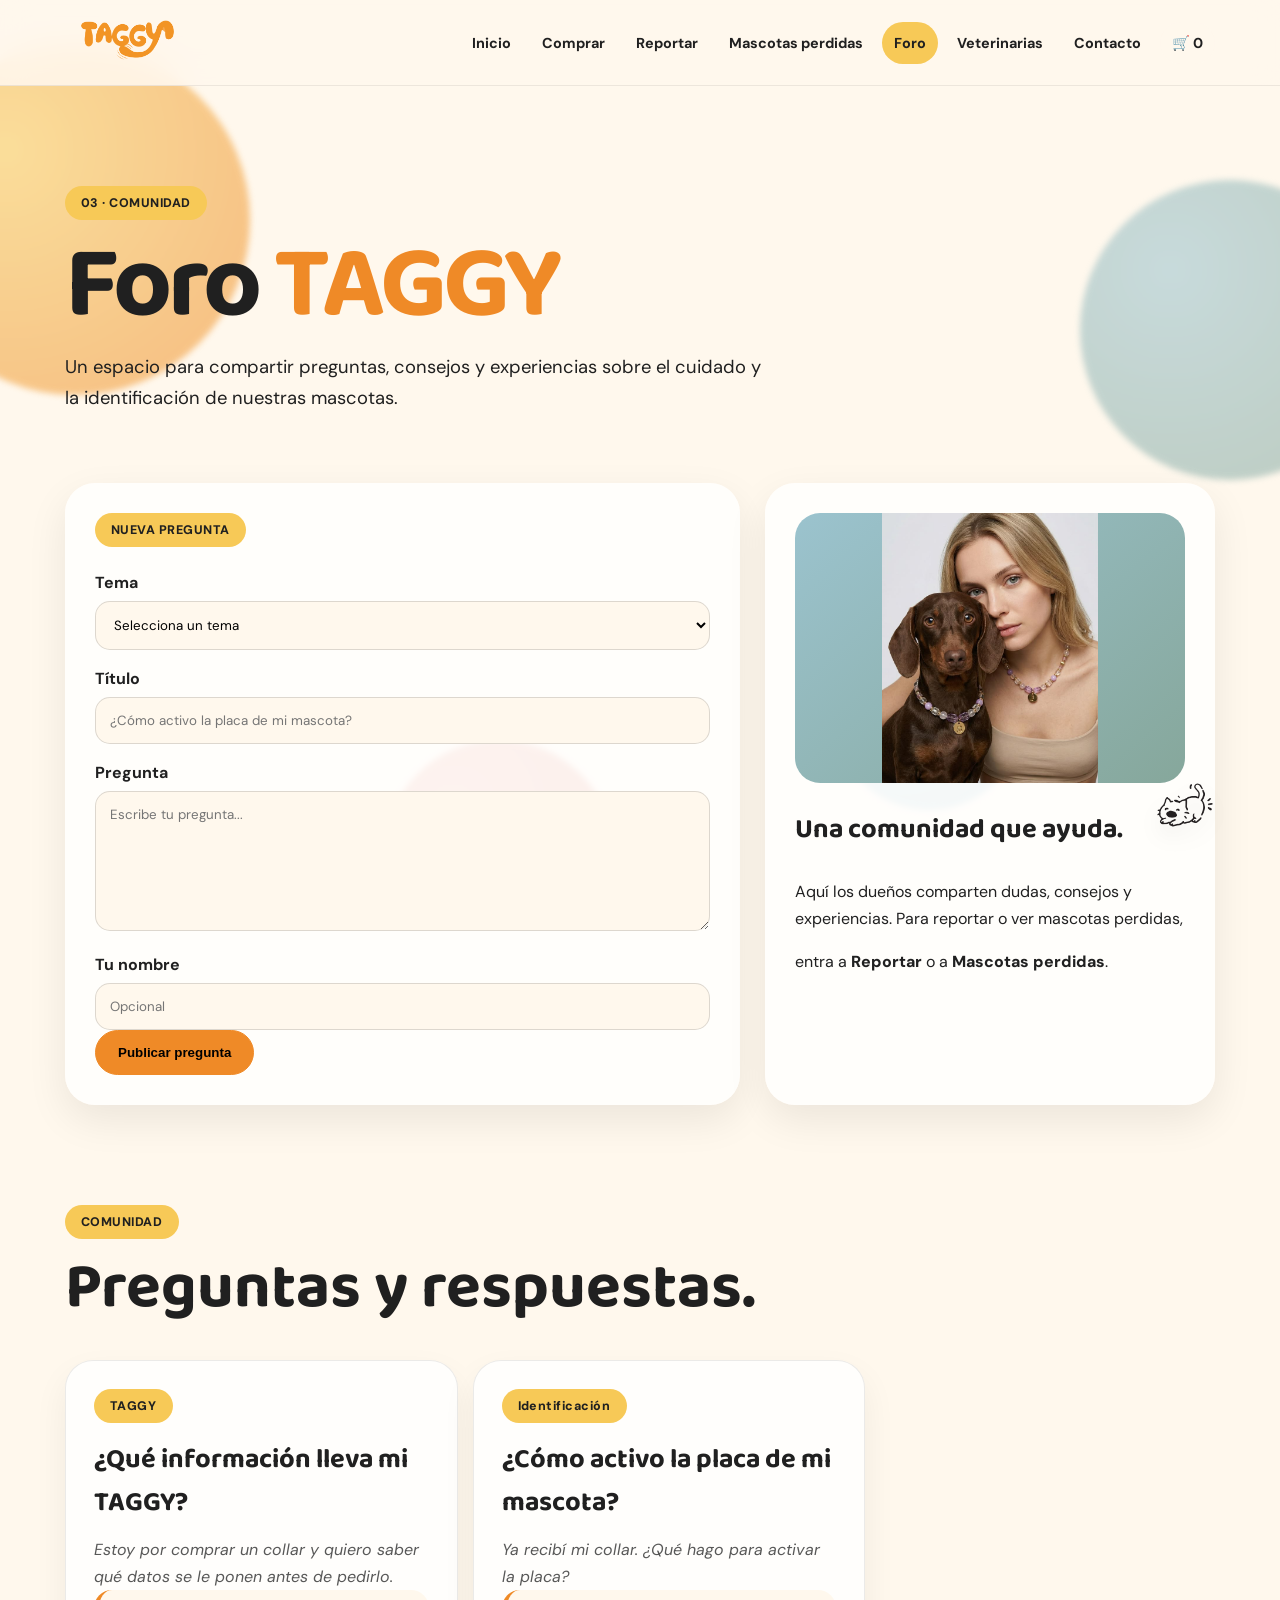
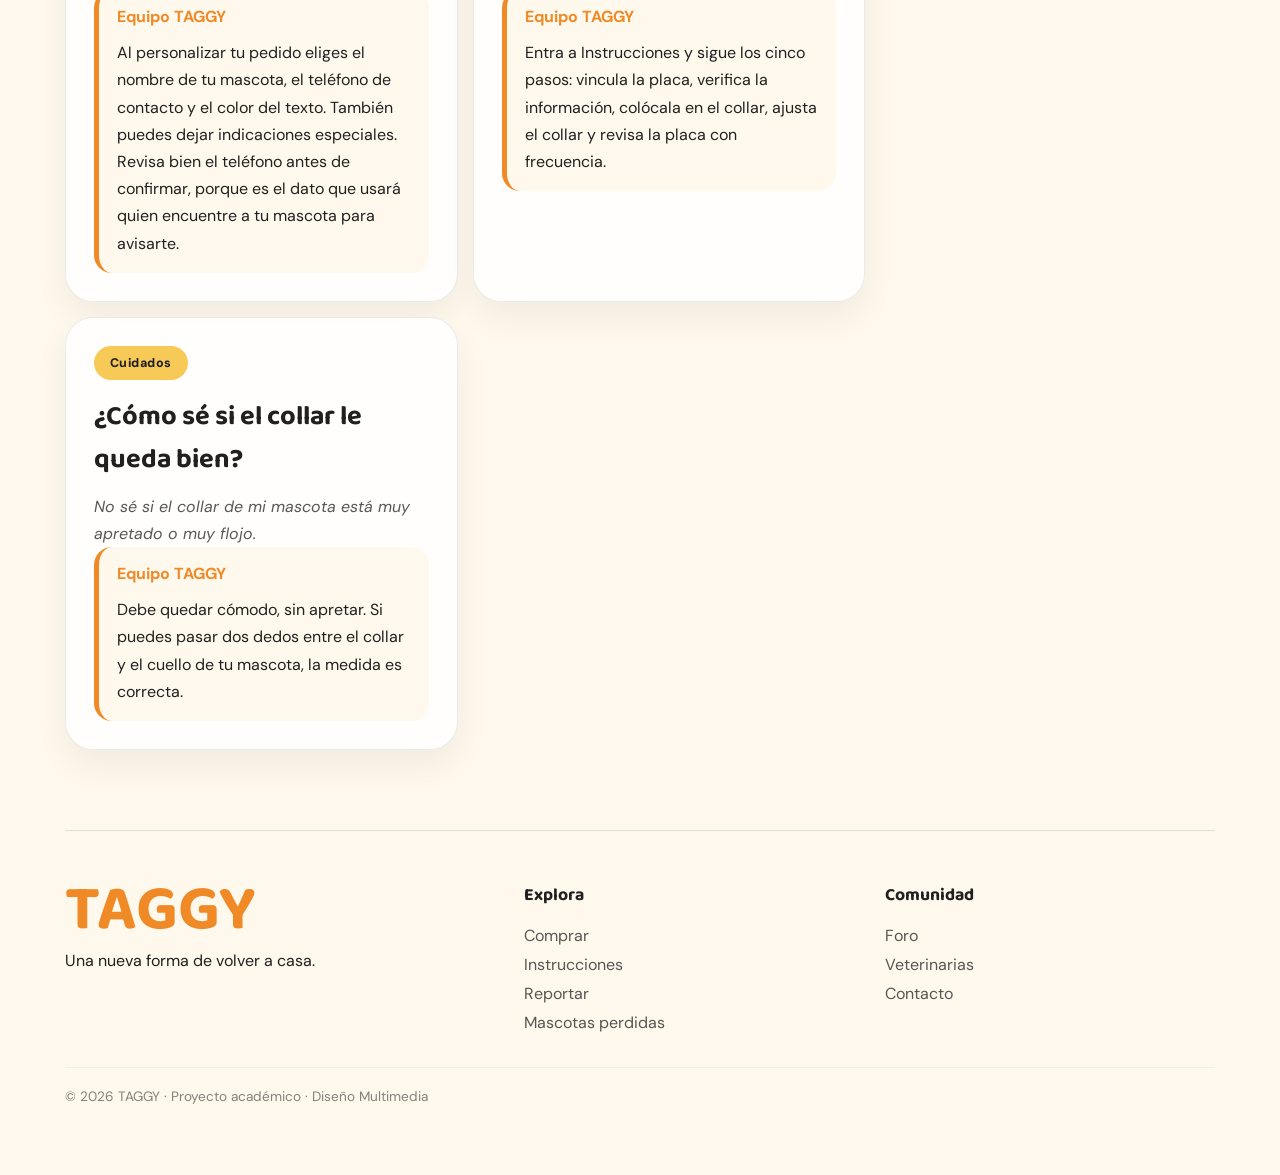
<file: foro.html>
<!DOCTYPE html>
<html lang="es">
<head>
    <meta charset="UTF-8">
    <meta name="viewport" content="width=device-width, initial-scale=1.0">
    <title>TAGGY | Foro</title>
    <meta name="description" content="TAGGY: placa de identificación con NFC para el collar de tu mascota, reportes de mascotas perdidas, foro y veterinarias aliadas.">
    <meta name="theme-color" content="#FFF8ED">
    <link rel="icon" href="taggy-logo.png">
    <link rel="stylesheet" href="styles.css">
</head>
<body>
    <div class="loader" aria-hidden="true"><div><img src="taggy-logo.png" alt=""><p>📲 Acerca tu celular a la placa</p></div></div>
    <div class="progress"></div>
    <div class="background"><div class="orb orb1"></div><div class="orb orb2"></div><div class="orb orb3"></div><div class="orb orb4"></div></div>
    <header><nav>
        <a href="index.html"><img src="taggy-logo.png" class="logo" alt="TAGGY"></a>
        <div class="menu"><a href="index.html">Inicio</a><a href="comprar.html">Comprar</a><a href="reportar.html">Reportar</a><a href="perdidas.html">Mascotas perdidas</a><a href="foro.html" class="active">Foro</a><a href="veterinarias.html">Veterinarias</a><a href="contacto.html">Contacto</a><a href="carrito.html" class="cart-menu">🛒 <span id="cartCount">0</span></a></div>
    </nav></header>
    <main>
<section class="page-title"><span class="tag">03 · COMUNIDAD</span><h1>Foro <span>TAGGY</span></h1><p>Un espacio para compartir preguntas, consejos y experiencias sobre el cuidado y la identificación de nuestras mascotas.</p></section>
        <section class="form-section">
            <div class="form-card">
                <span class="tag">NUEVA PREGUNTA</span>
                <form id="forumForm">
                    <label>Tema</label>
                    <select name="topic" required><option value="">Selecciona un tema</option><option>Identificación</option><option>Collares y pedidos</option><option>Cuidados</option><option>TAGGY</option></select>
                    <label>Título</label>
                    <input type="text" name="title" placeholder="¿Cómo activo la placa de mi mascota?" required>
                    <label>Pregunta</label>
                    <textarea name="body" placeholder="Escribe tu pregunta..." required></textarea>
                    <label>Tu nombre</label>
                    <input type="text" name="author" placeholder="Opcional">
                    <button type="submit" class="button primary">Publicar pregunta</button>
                </form>
            </div>
            <div class="side-card">
                <div class="animal-box"><img src="ejemplo.jpg" alt="Mascota con collar"></div>
                <h3>Una comunidad que ayuda.</h3>
                <p>Aquí los dueños comparten dudas, consejos y experiencias. Para reportar o ver mascotas perdidas, entra a <a class="card-link" href="reportar.html">Reportar</a> o a <a class="card-link" href="perdidas.html">Mascotas perdidas</a>.</p>
            </div>
        </section>
        <section class="section faq-section">
            <div class="section-title"><span class="tag">COMUNIDAD</span><h2>Preguntas y respuestas.</h2></div>
            <div class="faq-list" id="forumList"></div>
        </section>
    </main>
    <div class="floating-animal"><img src="gato.png" alt=""></div>
    <footer>
    <div><h2>TAGGY</h2><p>Una nueva forma de volver a casa.</p></div>
    <div><h4>Explora</h4><a href="comprar.html">Comprar</a><a href="instrucciones.html">Instrucciones</a><a href="reportar.html">Reportar</a><a href="perdidas.html">Mascotas perdidas</a></div>
    <div><h4>Comunidad</h4><a href="foro.html">Foro</a><a href="veterinarias.html">Veterinarias</a><a href="contacto.html">Contacto</a></div>
    <div class="footer-bottom">© 2026 TAGGY · Proyecto académico · Diseño Multimedia</div>
</footer>
    <script src="script.js"></script>
</body>
</html>
</file>
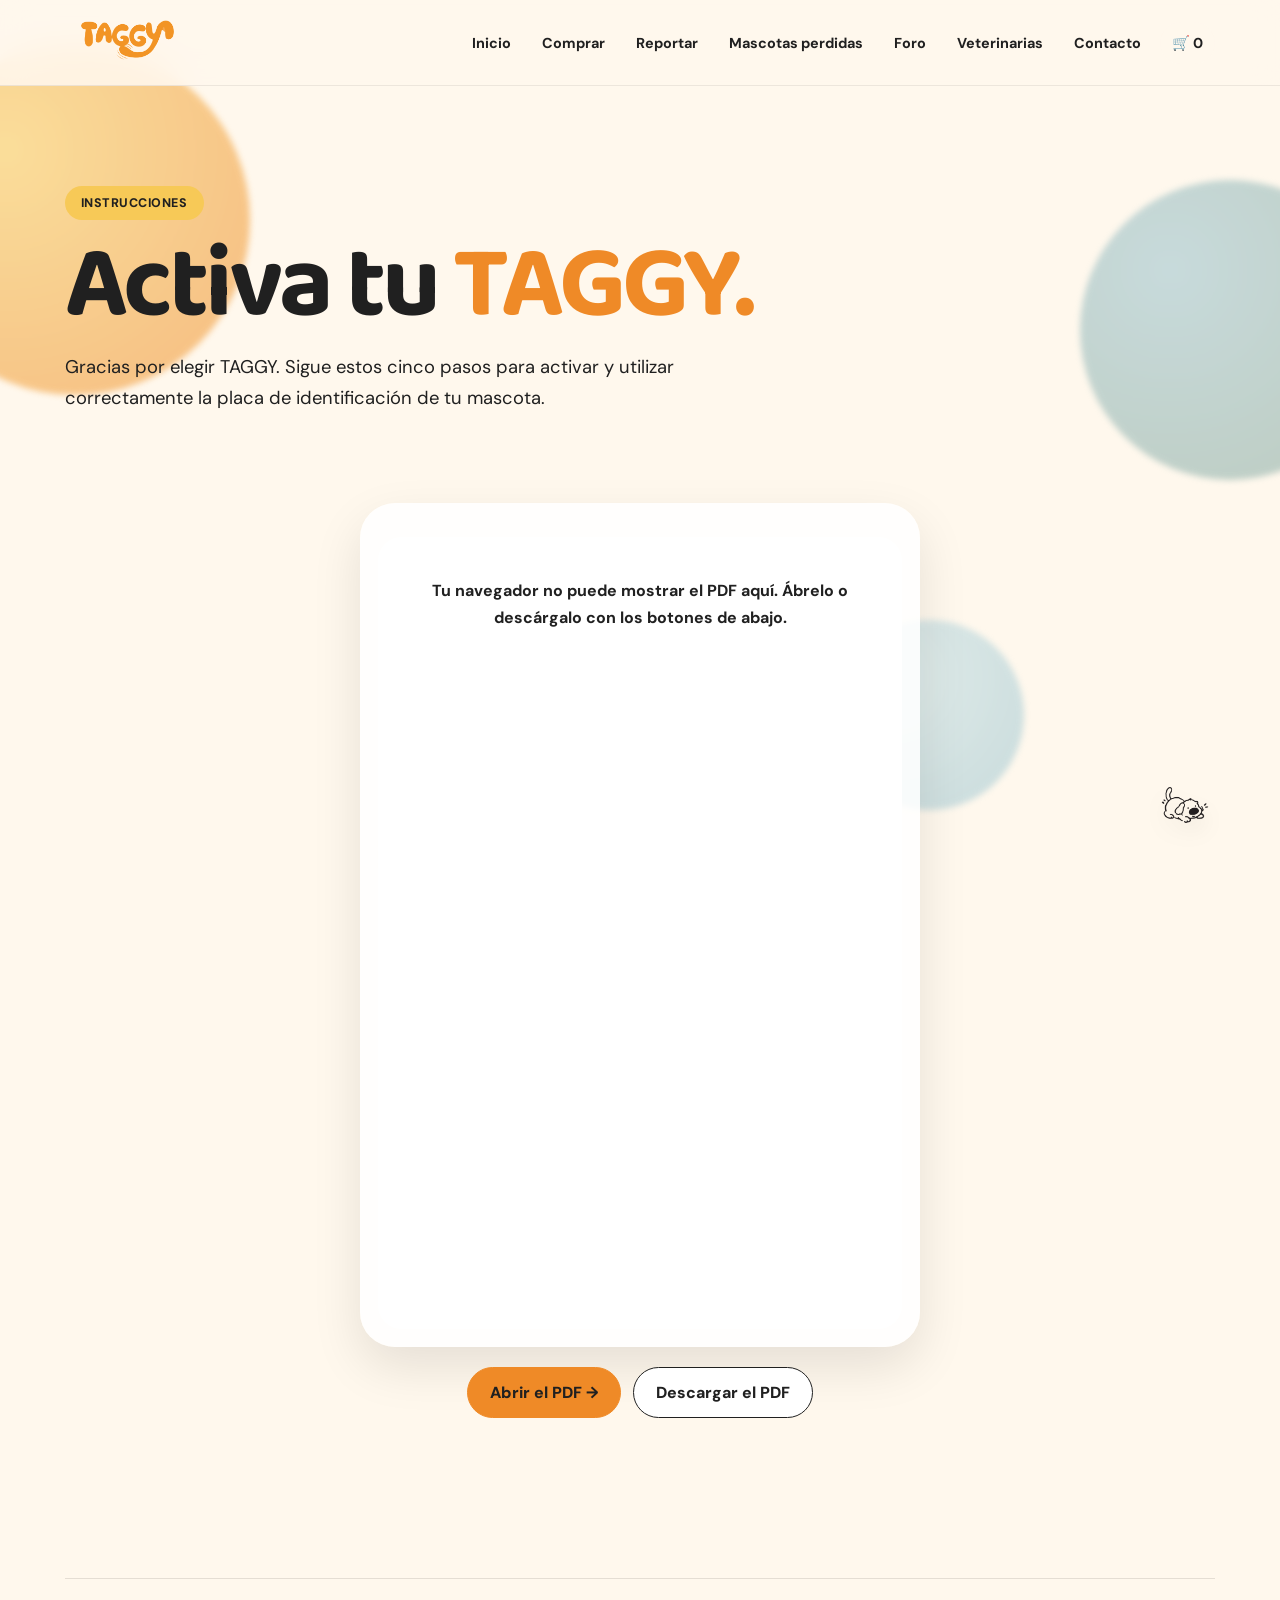
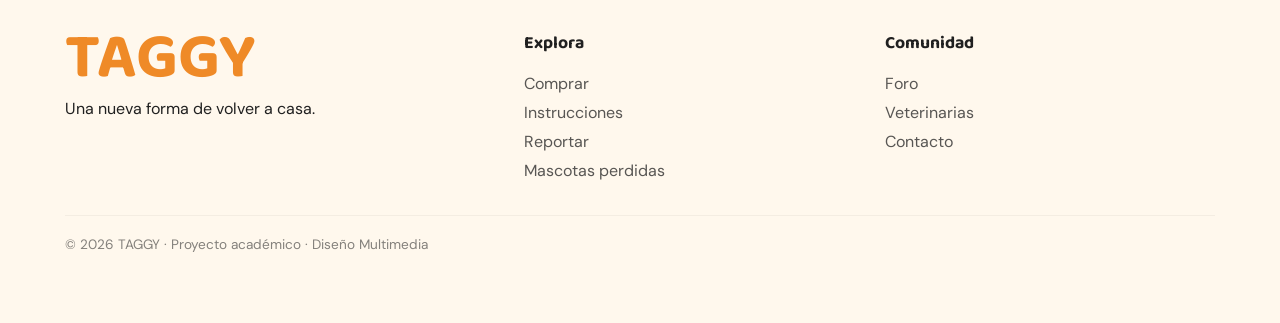
<file: instrucciones.html>
<!DOCTYPE html>
<html lang="es">

<head>

    <meta charset="UTF-8">

    <meta name="viewport"
          content="width=device-width, initial-scale=1.0">

    <title>TAGGY | Instrucciones</title>
    <meta name="description" content="TAGGY: placa de identificación con NFC para el collar de tu mascota, reportes de mascotas perdidas, foro y veterinarias aliadas.">
    <meta name="theme-color" content="#FFF8ED">
    <link rel="icon" href="taggy-logo.png">

    <link rel="stylesheet" href="styles.css">

</head>


<body>
    <div class="loader" aria-hidden="true"><div><img src="taggy-logo.png" alt=""><p>📲 Acerca tu celular a la placa</p></div></div>
    <div class="progress"></div>

    <div class="background">

        <div class="orb orb1"></div>
        <div class="orb orb2"></div>
        <div class="orb orb3"></div>
        <div class="orb orb4"></div>

    </div>


    <header>

        <nav>

            <a href="index.html">

                <img
                    src="taggy-logo.png"
                    class="logo"
                    alt="TAGGY"
                >

            </a>


            <div class="menu"><a href="index.html">Inicio</a><a href="comprar.html">Comprar</a><a href="reportar.html">Reportar</a><a href="perdidas.html">Mascotas perdidas</a><a href="foro.html">Foro</a><a href="veterinarias.html">Veterinarias</a><a href="contacto.html">Contacto</a><a href="carrito.html" class="cart-menu">🛒 <span id="cartCount">0</span></a></div>

        </nav>

    </header>


    <main>

        <section class="page-title">

            <span class="tag">
                INSTRUCCIONES
            </span>

            <h1>
                Activa tu
                <span>TAGGY.</span>
            </h1>

            <p>
                Gracias por elegir TAGGY. Sigue estos cinco pasos para activar y utilizar correctamente la
                placa de identificación de tu mascota.
            </p>

        </section>


        <section class="section flyer-section">
            <div class="flyer-card">
                <object data="instrucciones.pdf#view=FitH" type="application/pdf" class="flyer-pdf" aria-label="Instructivo TAGGY en PDF">
                    <p class="flyer-fallback">Tu navegador no puede mostrar el PDF aquí. Ábrelo o descárgalo con los botones de abajo.</p>
                </object>
            </div>
            <div class="flyer-actions">
                <a href="instrucciones.pdf" target="_blank" rel="noopener" class="button primary">Abrir el PDF →</a>
                <a href="instrucciones.pdf" download="Instructivo_TAGGY.pdf" class="button secondary">Descargar el PDF</a>
            </div>
        </section>

    </main>


    <div class="floating-animal">

        <img
            src="perro.png"
            alt=""
        >

    </div>


    <footer>
    <div><h2>TAGGY</h2><p>Una nueva forma de volver a casa.</p></div>
    <div><h4>Explora</h4><a href="comprar.html">Comprar</a><a href="instrucciones.html">Instrucciones</a><a href="reportar.html">Reportar</a><a href="perdidas.html">Mascotas perdidas</a></div>
    <div><h4>Comunidad</h4><a href="foro.html">Foro</a><a href="veterinarias.html">Veterinarias</a><a href="contacto.html">Contacto</a></div>
    <div class="footer-bottom">© 2026 TAGGY · Proyecto académico · Diseño Multimedia</div>
</footer>


    <script src="script.js"></script>

</body>

</html>
</file>
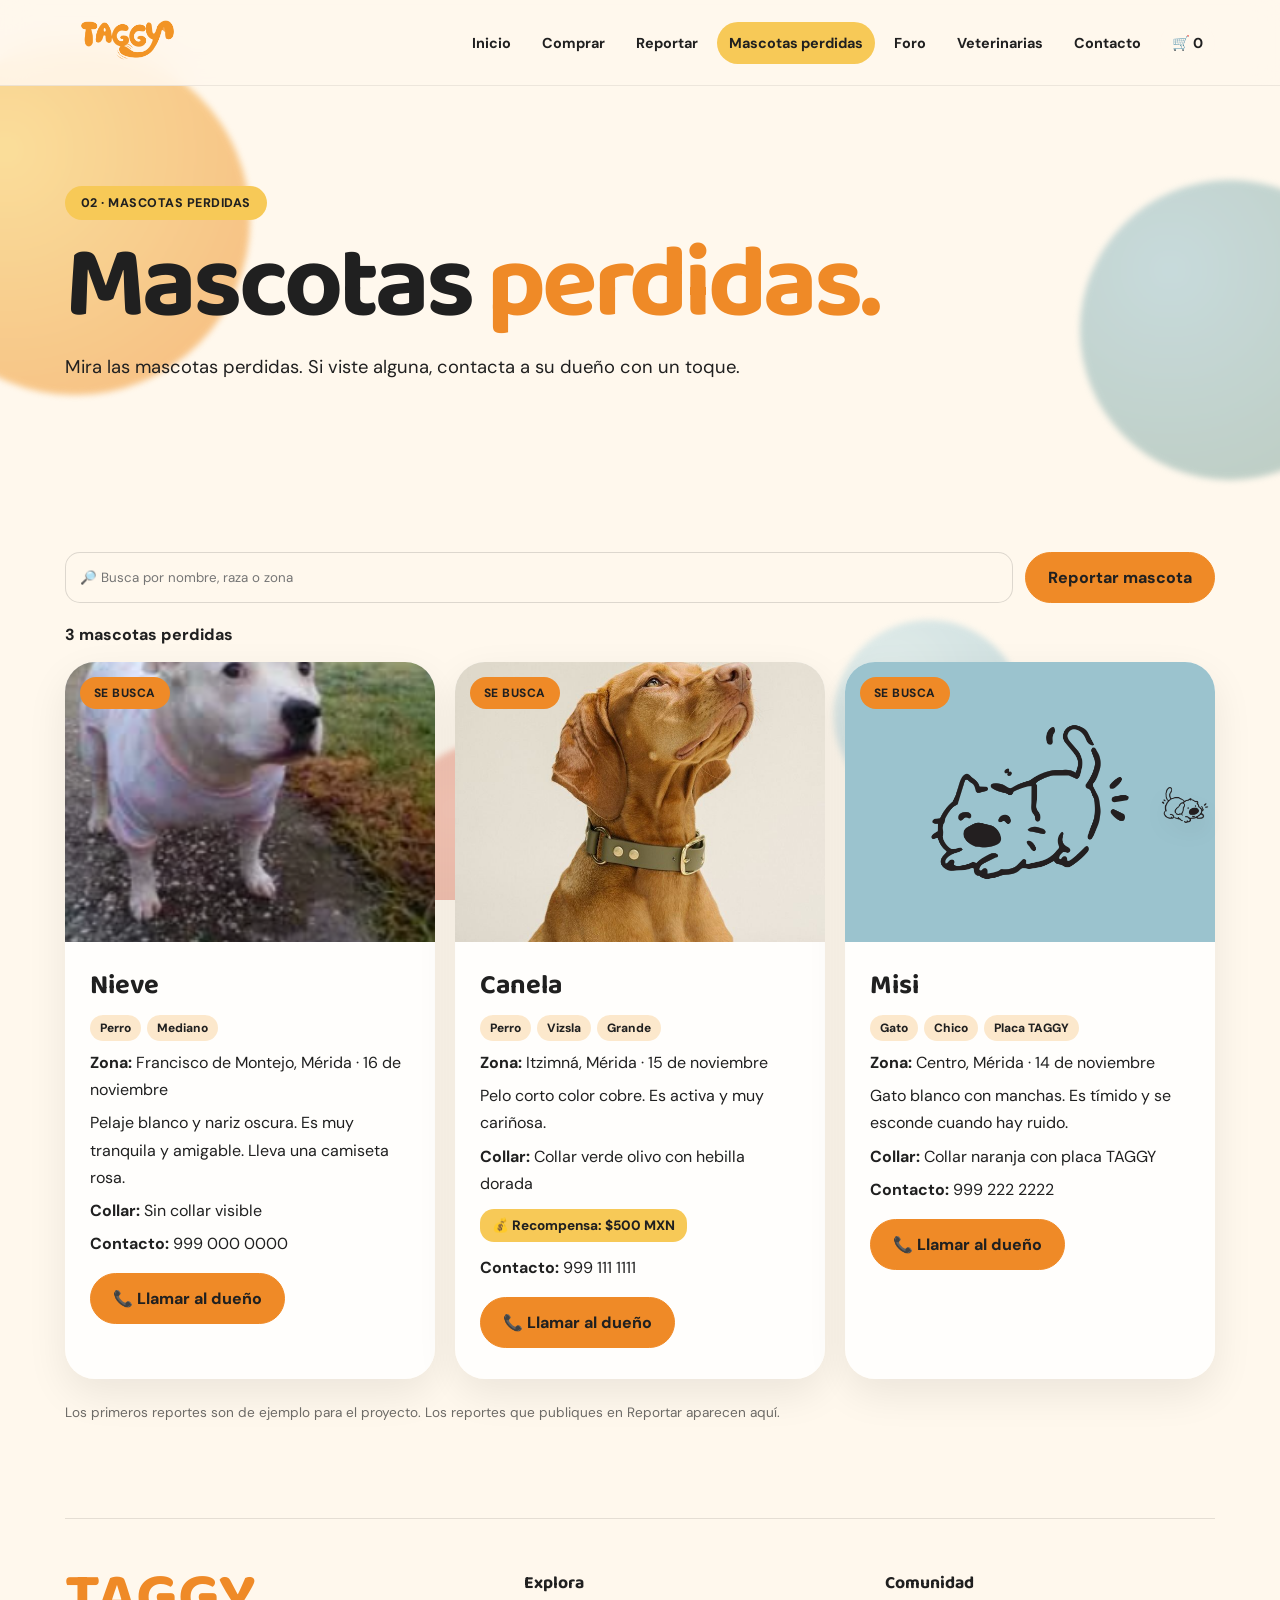
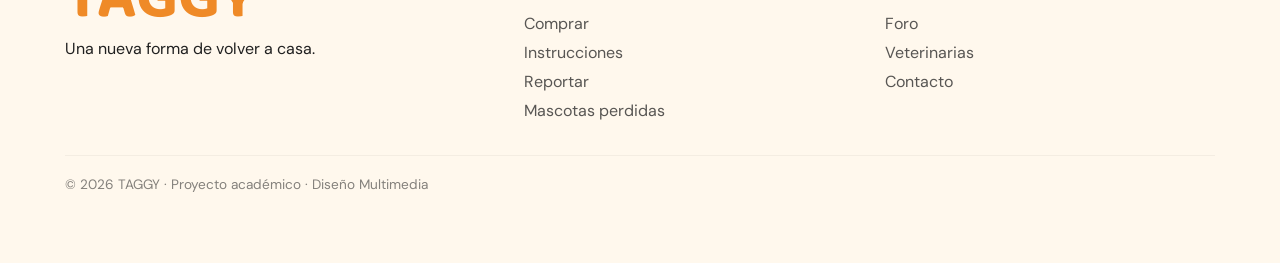
<file: perdidas.html>
<!DOCTYPE html>
<html lang="es">
<head>
    <meta charset="UTF-8">
    <meta name="viewport" content="width=device-width, initial-scale=1.0">
    <title>TAGGY | Mascotas perdidas</title>
    <meta name="description" content="TAGGY: placa de identificación con NFC para el collar de tu mascota, reportes de mascotas perdidas, foro y veterinarias aliadas.">
    <meta name="theme-color" content="#FFF8ED">
    <link rel="icon" href="taggy-logo.png">
    <link rel="stylesheet" href="styles.css">
</head>
<body>
    <div class="loader" aria-hidden="true"><div><img src="taggy-logo.png" alt=""><p>📲 Acerca tu celular a la placa</p></div></div>
    <div class="progress"></div>
    <div class="background"><div class="orb orb1"></div><div class="orb orb2"></div><div class="orb orb3"></div><div class="orb orb4"></div></div>
    <header><nav>
        <a href="index.html"><img src="taggy-logo.png" class="logo" alt="TAGGY"></a>
        <div class="menu"><a href="index.html">Inicio</a><a href="comprar.html">Comprar</a><a href="reportar.html">Reportar</a><a href="perdidas.html" class="active">Mascotas perdidas</a><a href="foro.html">Foro</a><a href="veterinarias.html">Veterinarias</a><a href="contacto.html">Contacto</a><a href="carrito.html" class="cart-menu">🛒 <span id="cartCount">0</span></a></div>
    </nav></header>
    <main>
<section class="page-title"><span class="tag">02 · MASCOTAS PERDIDAS</span><h1>Mascotas <span>perdidas.</span></h1><p>Mira las mascotas perdidas. Si viste alguna, contacta a su dueño con un toque.</p></section>
        <section class="section recent-section">
            <div class="lost-search">
                <input type="search" id="lostSearch" placeholder="🔎 Busca por nombre, raza o zona">
                <a href="reportar.html" class="button primary">Reportar mascota</a>
            </div>
            <p id="lostCount" class="lost-count"></p>
            <div class="recent-grid" id="lostGrid"></div>
            <p class="lost-note">Los primeros reportes son de ejemplo para el proyecto. Los reportes que publiques en Reportar aparecen aquí.</p>
        </section>
    </main>
    <div class="floating-animal"><img src="perro.png" alt=""></div>
    <footer>
    <div><h2>TAGGY</h2><p>Una nueva forma de volver a casa.</p></div>
    <div><h4>Explora</h4><a href="comprar.html">Comprar</a><a href="instrucciones.html">Instrucciones</a><a href="reportar.html">Reportar</a><a href="perdidas.html">Mascotas perdidas</a></div>
    <div><h4>Comunidad</h4><a href="foro.html">Foro</a><a href="veterinarias.html">Veterinarias</a><a href="contacto.html">Contacto</a></div>
    <div class="footer-bottom">© 2026 TAGGY · Proyecto académico · Diseño Multimedia</div>
</footer>
    <script src="script.js"></script>
</body>
</html>
</file>
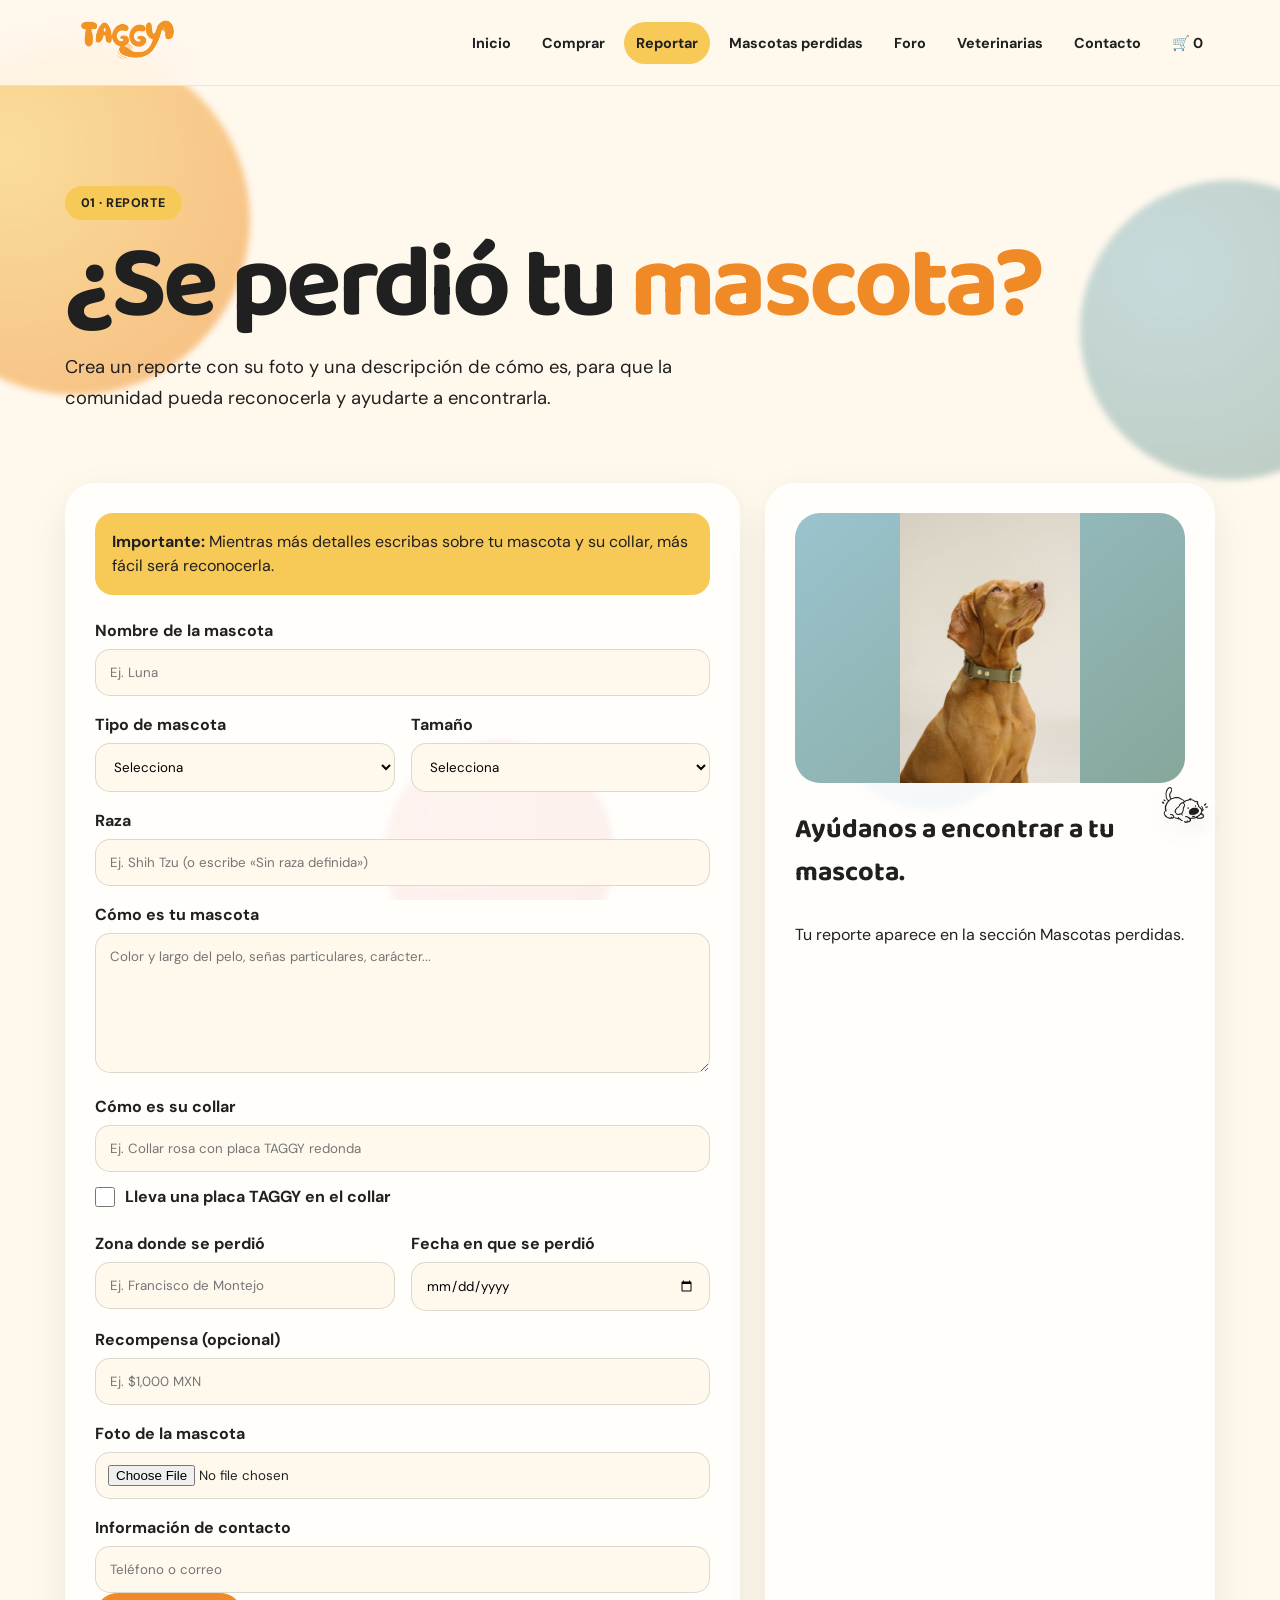
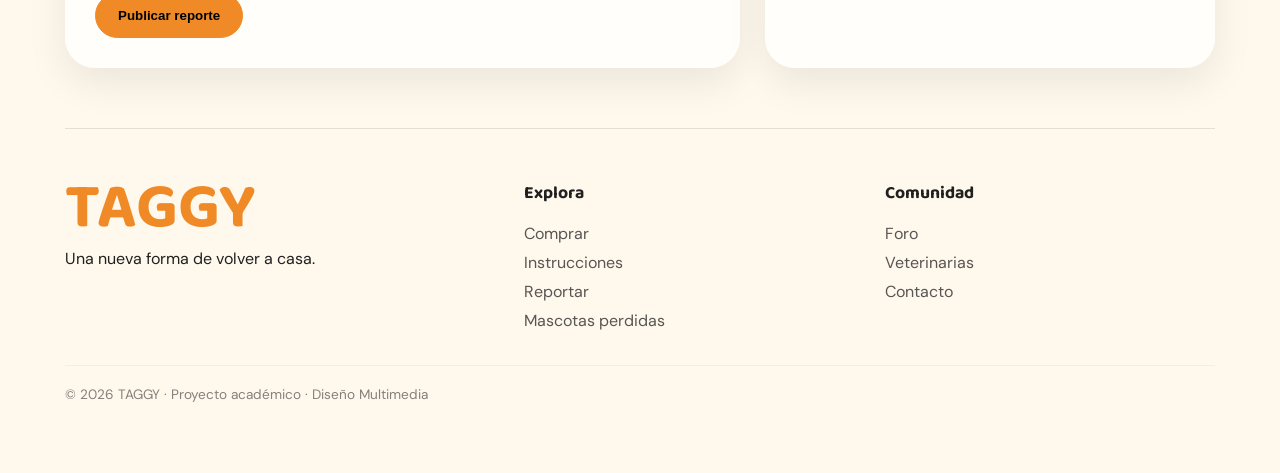
<file: reportar.html>
<!DOCTYPE html>
<html lang="es">
<head>
    <meta charset="UTF-8">
    <meta name="viewport" content="width=device-width, initial-scale=1.0">
    <title>TAGGY | Reportar mascota</title>
    <meta name="description" content="TAGGY: placa de identificación con NFC para el collar de tu mascota, reportes de mascotas perdidas, foro y veterinarias aliadas.">
    <meta name="theme-color" content="#FFF8ED">
    <link rel="icon" href="taggy-logo.png">
    <link rel="stylesheet" href="styles.css">
</head>
<body>
    <div class="loader" aria-hidden="true"><div><img src="taggy-logo.png" alt=""><p>📲 Acerca tu celular a la placa</p></div></div>
    <div class="progress"></div>
    <div class="background"><div class="orb orb1"></div><div class="orb orb2"></div><div class="orb orb3"></div><div class="orb orb4"></div></div>
    <header><nav>
        <a href="index.html"><img src="taggy-logo.png" class="logo" alt="TAGGY"></a>
        <div class="menu"><a href="index.html">Inicio</a><a href="comprar.html">Comprar</a><a href="reportar.html" class="active">Reportar</a><a href="perdidas.html">Mascotas perdidas</a><a href="foro.html">Foro</a><a href="veterinarias.html">Veterinarias</a><a href="contacto.html">Contacto</a><a href="carrito.html" class="cart-menu">🛒 <span id="cartCount">0</span></a></div>
    </nav></header>
    <main>
<section class="page-title"><span class="tag">01 · REPORTE</span><h1>¿Se perdió tu <span>mascota?</span></h1><p>Crea un reporte con su foto y una descripción de cómo es, para que la comunidad pueda reconocerla y ayudarte a encontrarla.</p></section>
        <section class="form-section">
            <div class="form-card">
                <div class="notice"><strong>Importante:</strong> Mientras más detalles escribas sobre tu mascota y su collar, más fácil será reconocerla.</div>
                <form id="reportForm">
                    <label>Nombre de la mascota</label>
                    <input type="text" name="name" placeholder="Ej. Luna" required>
                    <div class="form-grid">
                        <div><label>Tipo de mascota</label>
                        <select name="type" required><option value="">Selecciona</option><option>Perro</option><option>Gato</option><option>Otro</option></select></div>
                        <div><label>Tamaño</label>
                        <select name="size" required><option value="">Selecciona</option><option>Chico</option><option>Mediano</option><option>Grande</option></select></div>
                    </div>
                    <label>Raza</label>
                    <input type="text" name="breed" placeholder="Ej. Shih Tzu (o escribe «Sin raza definida»)">
                    <label>Cómo es tu mascota</label>
                    <textarea name="description" placeholder="Color y largo del pelo, señas particulares, carácter..." required></textarea>
                    <label>Cómo es su collar</label>
                    <input type="text" name="collar" placeholder="Ej. Collar rosa con placa TAGGY redonda" required>
                    <label class="check-row"><input type="checkbox" name="taggy"> Lleva una placa TAGGY en el collar</label>
                    <div class="form-grid">
                        <div><label>Zona donde se perdió</label>
                        <input type="text" name="zone" placeholder="Ej. Francisco de Montejo" required></div>
                        <div><label>Fecha en que se perdió</label>
                        <input type="date" name="date" required></div>
                    </div>
                    <label>Recompensa (opcional)</label>
                    <input type="text" name="reward" placeholder="Ej. $1,000 MXN">
                    <label>Foto de la mascota</label>
                    <input type="file" id="reportPhoto" name="photo" accept="image/*">
                    <img id="photoPreview" class="photo-preview" alt="Vista previa de la foto">
                    <label>Información de contacto</label>
                    <input type="text" name="contact" placeholder="Teléfono o correo" required>
                    <button type="submit" class="button primary">Publicar reporte</button>
                </form>
                <div class="after-report" id="afterReport">¡Reporte publicado! <a href="perdidas.html" class="card-link">Ver mascotas perdidas →</a></div>
            </div>
            <div class="side-card">
                <div class="animal-box"><img src="perro_perdido.jpg" alt="Perro con collar verde"></div>
                <h3>Ayúdanos a encontrar a tu mascota.</h3>
                <p>Tu reporte aparece en la sección Mascotas perdidas.</p>
            </div>
        </section>
    </main>
    <div class="floating-animal"><img src="perro.png" alt=""></div>
    <footer>
    <div><h2>TAGGY</h2><p>Una nueva forma de volver a casa.</p></div>
    <div><h4>Explora</h4><a href="comprar.html">Comprar</a><a href="instrucciones.html">Instrucciones</a><a href="reportar.html">Reportar</a><a href="perdidas.html">Mascotas perdidas</a></div>
    <div><h4>Comunidad</h4><a href="foro.html">Foro</a><a href="veterinarias.html">Veterinarias</a><a href="contacto.html">Contacto</a></div>
    <div class="footer-bottom">© 2026 TAGGY · Proyecto académico · Diseño Multimedia</div>
</footer>
    <script src="script.js"></script>
</body>
</html>
</file>
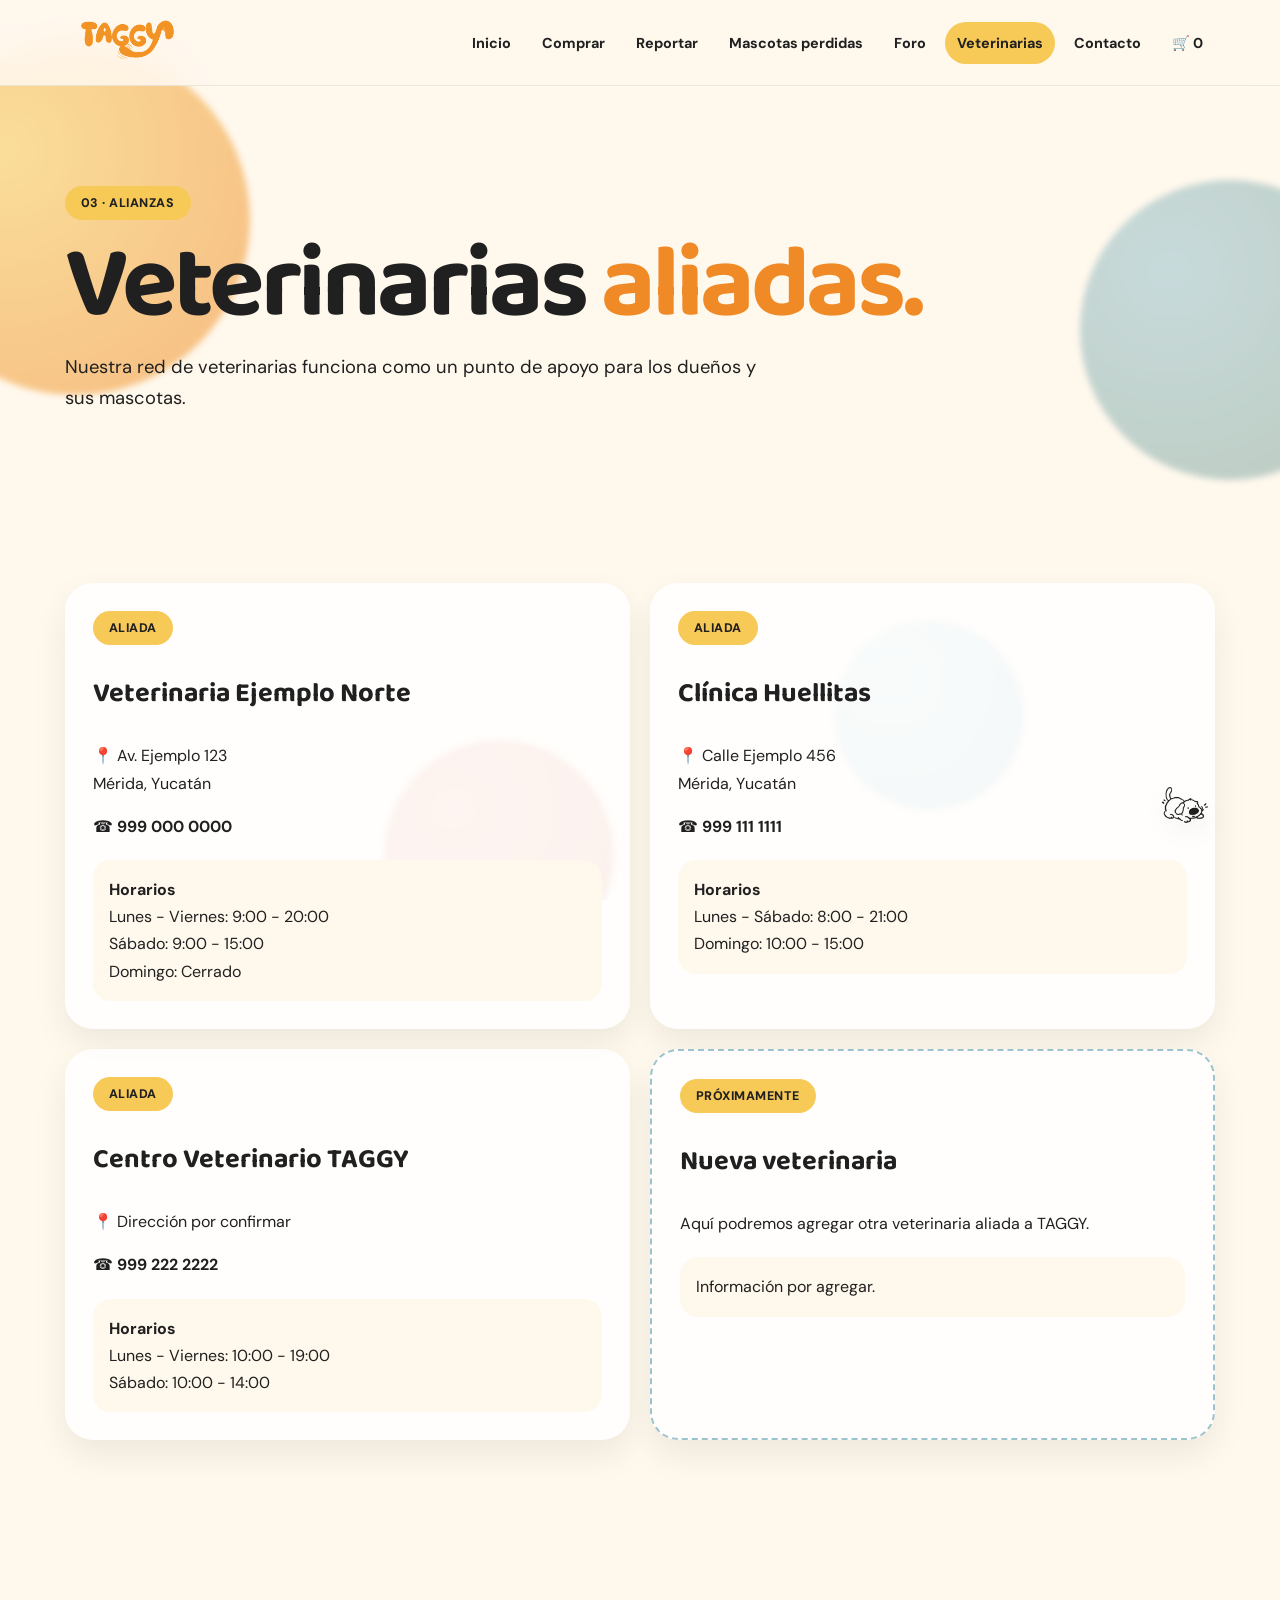
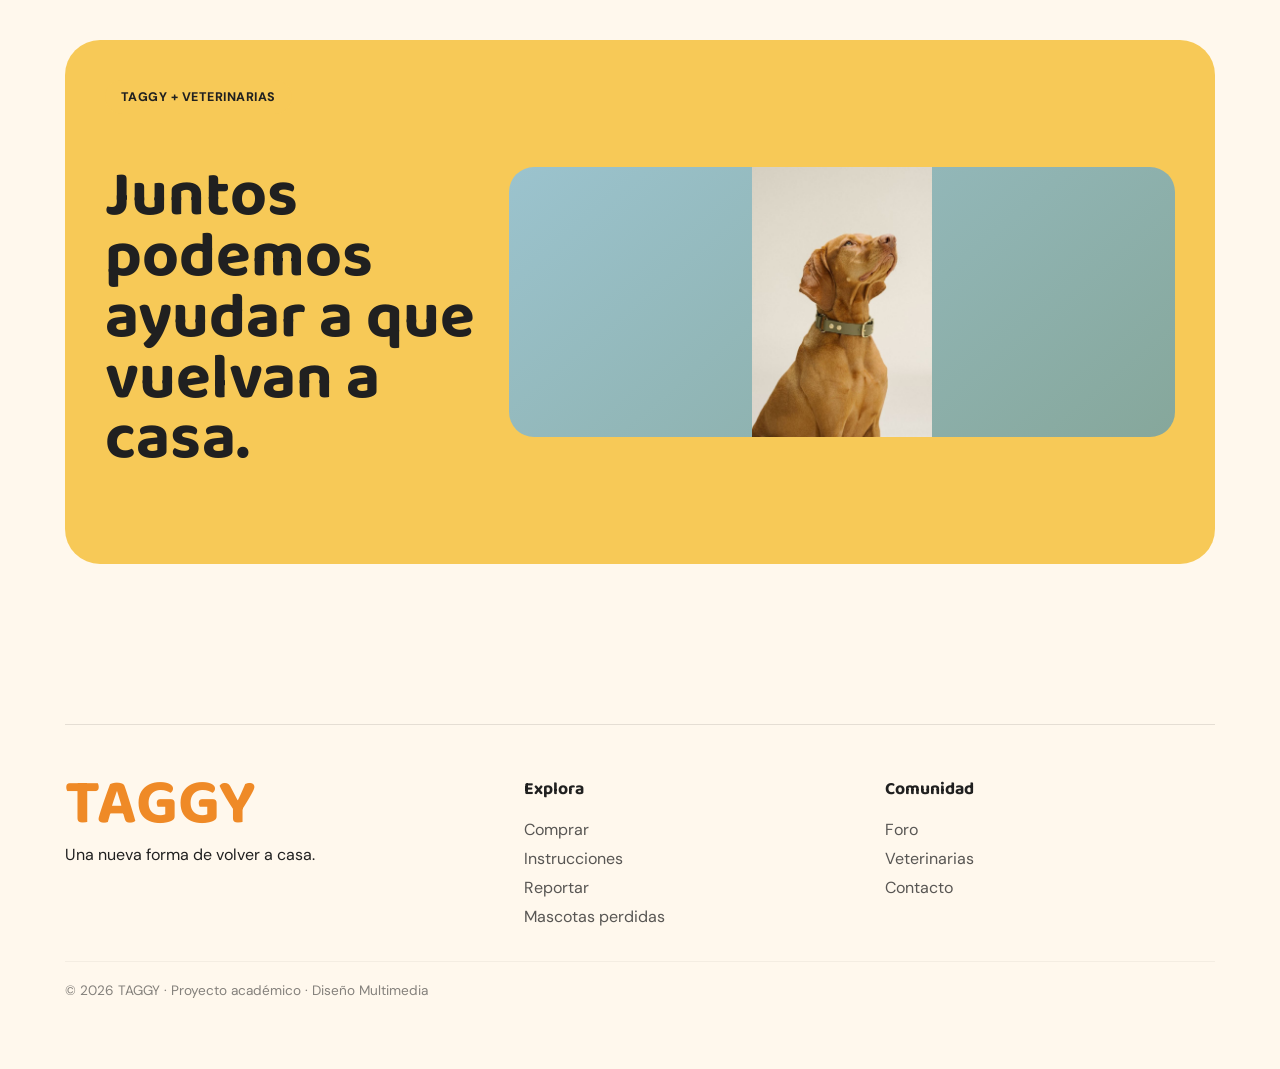
<file: veterinarias.html>
<!DOCTYPE html>
<html lang="es">

<head>

    <meta charset="UTF-8">

    <meta name="viewport"
          content="width=device-width, initial-scale=1.0">

    <title>TAGGY | Veterinarias</title>
    <meta name="description" content="TAGGY: placa de identificación con NFC para el collar de tu mascota, reportes de mascotas perdidas, foro y veterinarias aliadas.">
    <meta name="theme-color" content="#FFF8ED">
    <link rel="icon" href="taggy-logo.png">

    <link rel="stylesheet" href="styles.css">

</head>


<body>
    <div class="loader" aria-hidden="true"><div><img src="taggy-logo.png" alt=""><p>📲 Acerca tu celular a la placa</p></div></div>
    <div class="progress"></div>

    <div class="background">

        <div class="orb orb1"></div>
        <div class="orb orb2"></div>
        <div class="orb orb3"></div>
        <div class="orb orb4"></div>

    </div>


    <header>

        <nav>

            <a href="index.html">

                <img
                    src="taggy-logo.png"
                    class="logo"
                    alt="TAGGY"
                >

            </a>


            <div class="menu"><a href="index.html">Inicio</a><a href="comprar.html">Comprar</a><a href="reportar.html">Reportar</a><a href="perdidas.html">Mascotas perdidas</a><a href="foro.html">Foro</a><a href="veterinarias.html" class="active">Veterinarias</a><a href="contacto.html">Contacto</a><a href="carrito.html" class="cart-menu">🛒 <span id="cartCount">0</span></a></div>

        </nav>

    </header>


    <main>

        <section class="page-title">

            <span class="tag">
                03 · ALIANZAS
            </span>

            <h1>
                Veterinarias
                <span>aliadas.</span>
            </h1>

            <p>
                Nuestra red de veterinarias funciona como un punto
                de apoyo para los dueños y sus mascotas.
            </p>

        </section>


        <section class="section">

            <div class="vet-grid">


                <div class="vet-card">

                    <span class="tag">
                        ALIADA
                    </span>

                    <h3>
                        Veterinaria Ejemplo Norte
                    </h3>

                    <p>
                        📍 Av. Ejemplo 123
                        <br>
                        Mérida, Yucatán
                    </p>

                    <p>
                        ☎ <strong>999 000 0000</strong>
                    </p>

                    <div class="hours">

                        <strong>
                            Horarios
                        </strong>

                        <br>

                        Lunes - Viernes:
                        9:00 - 20:00

                        <br>

                        Sábado:
                        9:00 - 15:00

                        <br>

                        Domingo:
                        Cerrado

                    </div>

                </div>



                <div class="vet-card">

                    <span class="tag">
                        ALIADA
                    </span>

                    <h3>
                        Clínica Huellitas
                    </h3>

                    <p>
                        📍 Calle Ejemplo 456
                        <br>
                        Mérida, Yucatán
                    </p>

                    <p>
                        ☎ <strong>999 111 1111</strong>
                    </p>

                    <div class="hours">

                        <strong>
                            Horarios
                        </strong>

                        <br>

                        Lunes - Sábado:
                        8:00 - 21:00

                        <br>

                        Domingo:
                        10:00 - 15:00

                    </div>

                </div>



                <div class="vet-card">

                    <span class="tag">
                        ALIADA
                    </span>

                    <h3>
                        Centro Veterinario TAGGY
                    </h3>

                    <p>
                        📍 Dirección por confirmar
                    </p>

                    <p>
                        ☎ <strong>999 222 2222</strong>
                    </p>

                    <div class="hours">

                        <strong>
                            Horarios
                        </strong>

                        <br>

                        Lunes - Viernes:
                        10:00 - 19:00

                        <br>

                        Sábado:
                        10:00 - 14:00

                    </div>

                </div>



                <div class="vet-card add-card">

                    <span class="tag">
                        PRÓXIMAMENTE
                    </span>

                    <h3>
                        Nueva veterinaria
                    </h3>

                    <p>
                        Aquí podremos agregar otra veterinaria
                        aliada a TAGGY.
                    </p>

                    <div class="hours">

                        Información por agregar.

                    </div>

                </div>


            </div>

        </section>


        <section class="section">

            <div class="alliance-box">

                <div>

                    <span class="tag">
                        TAGGY + VETERINARIAS
                    </span>

                    <h2>
                        Juntos podemos ayudar
                        a que vuelvan a casa.
                    </h2>

                </div>


                <div class="animal-box small">

                    <img
                        src="perro_perdido.jpg"
                        alt="Mascota"
                    >

                </div>

            </div>

        </section>

    </main>


    <div class="floating-animal">

        <img
            src="perro.png"
            alt=""
        >

    </div>


    <footer>
    <div><h2>TAGGY</h2><p>Una nueva forma de volver a casa.</p></div>
    <div><h4>Explora</h4><a href="comprar.html">Comprar</a><a href="instrucciones.html">Instrucciones</a><a href="reportar.html">Reportar</a><a href="perdidas.html">Mascotas perdidas</a></div>
    <div><h4>Comunidad</h4><a href="foro.html">Foro</a><a href="veterinarias.html">Veterinarias</a><a href="contacto.html">Contacto</a></div>
    <div class="footer-bottom">© 2026 TAGGY · Proyecto académico · Diseño Multimedia</div>
</footer>


    <script src="script.js"></script>

</body>

</html>
</file>
<file: styles.css>
@import url('https://fonts.googleapis.com/css2?family=Baloo+2:wght@500;600;700;800&family=DM+Sans:wght@400;500;600;700&display=swap');


/* =========================
   COLORES TAGGY
========================= */

:root {

    --cream: #FFF8ED;

    --orange: #EF8A27;

    --yellow: #F7C957;

    --sage: #86A79B;

    --blue: #9BC3CE;

    --coral: #D9826B;

    --black: #202020;

    --white: #FFFFFF;

}


/* =========================
   GENERAL
========================= */

* {

    box-sizing: border-box;

}


html {

    scroll-behavior: smooth;

}


body {

    margin: 0;

    background: var(--cream);

    color: var(--black);

    font-family: "DM Sans", sans-serif;

    overflow-x: hidden;

}


a {

    text-decoration: none;

    color: inherit;

}


h1,
h2,
h3 {

    font-family: "Baloo 2", sans-serif;

}


h1 {

    font-size: clamp(4rem, 8vw, 7rem);

    line-height: .9;

    letter-spacing: -4px;

    margin: 20px 0;

}


h2 {

    font-size: 4rem;

    line-height: .95;

}


h3 {

    font-size: 1.7rem;

}


p {

    line-height: 1.7;

}


/* =========================
   FONDO INTERACTIVO
========================= */

.background {

    position: fixed;

    inset: 0;

    z-index: -2;

    overflow: hidden;

    background: var(--cream);

}


.orb {

    position: absolute;

    border-radius: 50%;

    filter: blur(3px);

    opacity: .55;

    transition: transform .5s ease;

}


.orb1 {

    width: 350px;

    height: 350px;

    background:
        radial-gradient(circle at 30% 30%,
        #F7C957,
        #EF8A27);

    top: 5%;

    left: -100px;

}


.orb2 {

    width: 300px;

    height: 300px;

    background:
        radial-gradient(circle at 30% 30%,
        #9BC3CE,
        #86A79B);

    right: -100px;

    top: 20%;

}


.orb3 {

    width: 230px;

    height: 230px;

    background:
        radial-gradient(circle at 30% 30%,
        #F3A18C,
        #D9826B);

    bottom: -70px;

    left: 30%;

}


.orb4 {

    width: 190px;

    height: 190px;

    background:
        radial-gradient(circle at 30% 30%,
        #C9E3E8,
        #9BC3CE);

    right: 20%;

    bottom: 10%;

}


/* =========================
   HEADER
========================= */

header {

    position: sticky;

    top: 0;

    z-index: 20;

    background:
        rgba(255,248,237,.88);

    backdrop-filter: blur(15px);

    border-bottom:
        1px solid rgba(32,32,32,.08);

}


nav {

    width: min(1150px, 92%);

    min-height: 85px;

    margin: auto;

    display: flex;

    align-items: center;

    justify-content: space-between;

}


.logo {

    width: 125px;

    height: auto;

}


.menu {

    display: flex;

    gap: 7px;

}


.menu a {

    padding: 12px 15px;

    border-radius: 30px;

    font-size: .9rem;

    font-weight: 700;

    transition: .2s;

}


.menu a:hover,
.menu a.active {

    background: var(--yellow);

}


/* =========================
   HERO
========================= */

.hero {

    width: min(1150px, 92%);

    min-height: 700px;

    margin: auto;

    display: grid;

    grid-template-columns: 1fr 1fr;

    align-items: center;

    gap: 60px;

}


.hero-text {

    max-width: 650px;

}


.hero h1 span {

    color: var(--orange);

}


.hero-text p {

    font-size: 1.15rem;

    max-width: 600px;

}


.tag {

    display: inline-block;

    background: var(--yellow);

    padding: 9px 16px;

    border-radius: 30px;

    font-size: .78rem;

    font-weight: 800;

    letter-spacing: .04em;

}


.buttons {

    display: flex;

    gap: 12px;

    margin-top: 30px;

    flex-wrap: wrap;

}


.button {

    display: inline-flex;

    justify-content: center;

    align-items: center;

    padding: 14px 22px;

    border-radius: 30px;

    border: 1.5px solid var(--black);

    font-weight: 800;

    cursor: pointer;

    transition: .2s;

}


.button:hover {

    transform: translateY(-3px);

}


.primary {

    background: var(--orange);

    border-color: var(--orange);

}


.secondary {

    background: white;

}


/* =========================
   HERO ANIMAL
========================= */

.hero-image {

    position: relative;

    min-height: 500px;

    display: grid;

    place-items: center;

}


.circle {

    width: 430px;

    height: 430px;

    border-radius: 50%;

    background: var(--sage);

    position: absolute;

}


.animal-card {

    position: relative;

    width: 390px;

    padding: 25px;

    background:
        rgba(255,255,255,.75);

    backdrop-filter: blur(15px);

    border-radius: 35px;

    box-shadow:
        0 20px 50px rgba(0,0,0,.10);

    transform: rotate(2deg);

}


.small-lines {

    display: flex;

    gap: 8px;

    margin-bottom: 18px;

}


.small-lines span {

    width: 55px;

    height: 8px;

    border-radius: 20px;

    background: var(--orange);

}


.small-lines span:nth-child(2) {

    background: var(--blue);

}


.small-lines span:nth-child(3) {

    background: var(--yellow);

}


.animal-box {

    width: 100%;

    min-height: 230px;

    border-radius: 25px;

    background:
        linear-gradient(
            140deg,
            var(--blue),
            var(--sage)
        );

    display: flex;

    justify-content: center;

    align-items: center;

    overflow: hidden;

}


.animal-box img {

    max-width: 95%;

    max-height: 270px;

    object-fit: contain;

}


/* =========================
   SECCIONES
========================= */

.section {

    width: min(1150px, 92%);

    margin: auto;

    padding: 100px 0;

}


.section-title {

    max-width: 700px;

    margin-bottom: 40px;

}


.section-title h2 {

    margin: 20px 0;

}


.section-title p {

    max-width: 600px;

}


/* =========================
   CARDS
========================= */

.cards {

    display: grid;

    grid-template-columns:
        repeat(3, 1fr);

    gap: 18px;

}


.card {

    background:
        rgba(255,255,255,.75);

    padding: 30px;

    border-radius: 30px;

    box-shadow:
        0 15px 35px rgba(0,0,0,.08);

    border:
        1px solid rgba(0,0,0,.07);

    transition: .25s;

}


.card:hover {

    transform:
        translateY(-7px);

}


.card.yellow {

    background: var(--yellow);

}


.card.blue {

    background: var(--blue);

}


.card.coral {

    background: var(--coral);

}


.icon {

    width: 50px;

    height: 50px;

    display: grid;

    place-items: center;

    border-radius: 15px;

    background: var(--cream);

    font-size: 1.4rem;

    margin-bottom: 20px;

}


.number {

    font-family: "Baloo 2";

    font-size: 2.5rem;

    font-weight: 800;

    color: var(--orange);

}


.card-link {

    display: inline-block;

    margin-top: 15px;

    font-weight: 800;

}


/* =========================
   PÁGINAS INTERNAS
========================= */

.page-title {

    width: min(1150px, 92%);

    margin: auto;

    padding: 100px 0 50px;

}


.page-title h1 span {

    color: var(--orange);

}


.page-title p {

    max-width: 700px;

    font-size: 1.15rem;

}


/* =========================
   FORMULARIOS
========================= */

.form-section {

    width: min(1150px, 92%);

    margin: auto;

    display: grid;

    grid-template-columns:
        1.2fr .8fr;

    gap: 25px;

}


.form-card,
.side-card {

    background:
        rgba(255,255,255,.78);

    border-radius: 30px;

    padding: 30px;

    box-shadow:
        0 15px 40px rgba(0,0,0,.08);

}


form {

    margin-top: 25px;

}


label {

    display: block;

    font-weight: 700;

    margin:
        18px 0 8px;

}


input,
textarea,
select {

    width: 100%;

    padding: 14px;

    border-radius: 15px;

    border:
        1.5px solid rgba(32,32,32,.15);

    background: var(--cream);

    font-family: inherit;

    outline: none;

}


textarea {

    min-height: 140px;

    resize: vertical;

}


input:focus,
textarea:focus,
select:focus {

    border-color: var(--orange);

}


.notice {

    background: var(--yellow);

    padding: 17px;

    border-radius: 18px;

    line-height: 1.5;

}


.side-card h3 {

    margin-top: 25px;

}


/* =========================
   REPORTES Y FORO
========================= */

#reportList,
#forumList {

    display: grid;

    gap: 15px;

}


.report,
.forum-post {

    background:
        rgba(255,255,255,.8);

    border-radius: 25px;

    padding: 25px;

    border:
        1px solid rgba(0,0,0,.08);

}


.report h3,
.forum-post h3 {

    margin-bottom: 5px;

}


.empty {

    padding: 35px;

    text-align: center;

    border:
        1.5px dashed rgba(0,0,0,.2);

    border-radius: 20px;

}


/* =========================
   VETERINARIAS
========================= */

.vet-grid {

    display: grid;

    grid-template-columns:
        repeat(2,1fr);

    gap: 20px;

}


.vet-card {

    background:
        rgba(255,255,255,.8);

    padding: 28px;

    border-radius: 28px;

    box-shadow:
        0 15px 35px rgba(0,0,0,.07);

}


.hours {

    background: var(--cream);

    padding: 16px;

    border-radius: 18px;

    line-height: 1.7;

    margin-top: 20px;

}


.add-card {

    border:
        2px dashed var(--blue);

}


/* =========================
   ALIANZA
========================= */

.alliance-box {

    background: var(--yellow);

    border-radius: 35px;

    padding: 40px;

    display: flex;

    justify-content: space-between;

    align-items: center;

    gap: 30px;

}


.alliance-box h2 {

    max-width: 600px;

}


/* =========================
   CONTACTO
========================= */

.contact-section {

    width: min(1150px, 92%);

    margin: auto;

    display: grid;

    grid-template-columns:
        .9fr 1.1fr;

    gap: 25px;

}


.contact-info {

    background:
        rgba(255,255,255,.7);

    padding: 30px;

    border-radius: 30px;

}


.contact-info h2 {

    font-size: 3.2rem;

}


.contact-item {

    display: flex;

    gap: 15px;

    align-items: center;

    border-bottom:
        1px solid rgba(0,0,0,.08);

    padding: 15px 0;

}


.contact-item p {

    margin: 5px 0;

}


/* =========================
   ANIMALITO FLOTANTE
========================= */

.floating-animal {

    position: fixed;

    right: 25px;

    bottom: 20px;

    width: 140px;

    z-index: 10;

    pointer-events: none;

    animation: floating 4s ease-in-out infinite;

}


.floating-animal img {

    width: 100%;

    height: 140px;

    object-fit: contain;

    filter:
        drop-shadow(
            0 10px 10px rgba(0,0,0,.10)
        );

}


@keyframes floating {

    0% {

        transform:
            translateY(0)
            rotate(0deg);

    }

    50% {

        transform:
            translateY(-12px)
            rotate(2deg);

    }

    100% {

        transform:
            translateY(0)
            rotate(0deg);

    }

}


/* =========================
   FOOTER
========================= */

footer {

    width: min(1150px,92%);

    margin: 60px auto 0;

    padding: 50px 0 70px;

    border-top:
        1px solid rgba(0,0,0,.1);

}


footer h2 {

    color: var(--orange);

    margin: 0;

}


footer p {

    margin-top: 5px;

}


footer span {

    opacity: .55;

    font-size: .85rem;

}


/* =========================
   RESPONSIVE
========================= */

@media(max-width: 850px) {


    .menu {

        gap: 2px;

    }


    .menu a {

        padding:
            9px 8px;

        font-size:
            .78rem;

    }


    .hero {

        grid-template-columns: 1fr;

        padding-top: 60px;

    }


    .hero-image {

        min-height: 400px;

    }


    .cards {

        grid-template-columns: 1fr;

    }


    .form-section {

        grid-template-columns: 1fr;

    }


    .vet-grid {

        grid-template-columns: 1fr;

    }


    .contact-section {

        grid-template-columns: 1fr;

    }


    .alliance-box {

        flex-direction: column;

        align-items: flex-start;

    }

}


@media(max-width: 550px) {


    nav {

        min-height: 70px;

    }


    .logo {

        width: 100px;

    }


    .menu a {

        font-size: .68rem;

        padding: 8px 6px;

    }


    h1 {

        font-size: 4rem;

    }


    h2 {

        font-size: 3rem;

    }


    .animal-card {

        width: 90%;

    }


    .circle {

        width: 330px;

        height: 330px;

    }


    .floating-animal {

        width: 100px;

        right: 5px;

    }


    .floating-animal img {

        height: 100px;

    }

}
/* ========================================
   TIENDA TAGGY
======================================== */

.shop-section {
    width: min(1150px, 92%);
    margin: auto;
    padding: 20px 0 80px;
}

.product-grid {
    display: grid;
    grid-template-columns: repeat(3, 1fr);
    gap: 25px;
}

.product-card {
    background: rgba(255,255,255,.8);
    border-radius: 30px;
    padding: 20px;
    box-shadow: 0 15px 40px rgba(0,0,0,.08);
    border: 1px solid rgba(0,0,0,.06);
    transition: .25s;
}

.product-card:hover {
    transform: translateY(-8px);
}

.product-image {
    width: 100%;
    height: 300px;
    border-radius: 23px;
    overflow: hidden;
    background: var(--blue);
    margin-bottom: 22px;
}

.product-image img {
    width: 100%;
    height: 100%;
    object-fit: cover;
}

.product-card h3 {
    margin: 17px 0 8px;
}

.product-card p {
    opacity: .75;
}

.product-bottom {
    display: flex;
    flex-direction: column;
    gap: 18px;
    margin-top: 25px;
}

.price {
    font-family: "Baloo 2", sans-serif;
    font-size: 1.8rem;
    color: var(--orange);
}

.add-cart {
    width: 100%;
}

.cart-menu {
    background: var(--cream);
}

.shop-info {
    background: var(--yellow);
    padding: 45px;
    border-radius: 35px;

    display: flex;
    justify-content: space-between;
    align-items: center;
    gap: 40px;
}

.shop-info h2 {
    margin: 20px 0 10px;
    max-width: 650px;
}


/* ========================================
   CARRITO
======================================== */

.cart-layout {
    width: min(1150px, 92%);
    margin: auto;

    display: grid;
    grid-template-columns: 1.4fr .6fr;
    gap: 30px;

    padding-bottom: 80px;
}

.cart-items {
    display: grid;
    gap: 15px;
}

.cart-item {
    background: rgba(255,255,255,.82);
    border-radius: 25px;
    padding: 18px;

    display: grid;
    grid-template-columns: 120px 1fr auto;
    align-items: center;
    gap: 20px;

    box-shadow: 0 10px 30px rgba(0,0,0,.06);
}

.cart-item-image {
    width: 120px;
    height: 120px;
    border-radius: 20px;
    object-fit: cover;
    background: var(--blue);
}

.cart-item-info h3 {
    margin: 0 0 5px;
}

.cart-item-info p {
    margin: 0;
    opacity: .65;
}

.cart-actions {
    display: flex;
    align-items: center;
    gap: 8px;
    margin-top: 12px;
}

.quantity-button {
    width: 35px;
    height: 35px;
    border-radius: 50%;

    border: none;
    background: var(--yellow);

    cursor: pointer;
    font-weight: 800;
    font-size: 1rem;
}

.remove-item {
    border: none;
    background: transparent;
    cursor: pointer;
    color: var(--coral);
    font-weight: 700;
    margin-left: 10px;
}

.cart-item-price {
    font-family: "Baloo 2", sans-serif;
    font-size: 1.4rem;
    font-weight: 800;
}

.cart-summary {
    background: rgba(255,255,255,.85);
    border-radius: 30px;
    padding: 28px;
    height: fit-content;
    position: sticky;
    top: 110px;

    box-shadow: 0 15px 40px rgba(0,0,0,.08);
}

.cart-summary h3 {
    font-size: 2rem;
}

.summary-line {
    display: flex;
    justify-content: space-between;
    padding: 14px 0;

    border-bottom: 1px solid rgba(0,0,0,.08);
}

.summary-total {
    display: flex;
    justify-content: space-between;

    margin-top: 15px;
    padding-top: 15px;

    font-size: 1.3rem;
}

.summary-total strong {
    color: var(--orange);
    font-size: 1.5rem;
}

.checkout-button {
    width: 100%;
    margin-top: 25px;
}

.continue-shopping {
    display: inline-block;
    margin-top: 25px;
    font-weight: 800;
}

.empty-cart {
    background: rgba(255,255,255,.8);
    padding: 50px 30px;
    text-align: center;
    border-radius: 30px;
}

.empty-cart h3 {
    font-size: 2rem;
}


/* ========================================
   CHECKOUT
======================================== */

.checkout-title {
    max-width: 700px;
    margin-bottom: 40px;
}

.checkout-title h2 {
    margin: 20px 0;
}

.checkout-grid {
    display: grid;
    grid-template-columns: repeat(3, 1fr);
    gap: 20px;
}

.checkout-card {
    background: rgba(255,255,255,.82);
    border-radius: 30px;
    padding: 28px;

    box-shadow: 0 15px 40px rgba(0,0,0,.07);
}

.checkout-card h3 {
    margin: 20px 0;
}

.order-confirmation {
    background: var(--yellow);

    margin-top: 25px;
    padding: 35px;

    border-radius: 30px;

    display: flex;
    justify-content: space-between;
    align-items: center;
    gap: 30px;
}

.order-confirmation h3 {
    margin: 15px 0 5px;
    font-size: 2rem;
}

.purchase-success {
    display: none;

    background: rgba(255,255,255,.9);

    max-width: 700px;
    margin: 60px auto;
    padding: 50px;

    text-align: center;
    border-radius: 35px;

    box-shadow: 0 20px 50px rgba(0,0,0,.1);
}

.purchase-success.show {
    display: block;
}

.success-icon {
    width: 80px;
    height: 80px;

    margin: 0 auto 25px;

    display: grid;
    place-items: center;

    border-radius: 50%;
    background: var(--sage);

    color: white;
    font-size: 2.5rem;
    font-weight: 800;
}

.purchase-success h2 {
    margin: 20px 0 10px;
}


/* ========================================
   RESPONSIVE TIENDA
======================================== */

@media(max-width: 900px) {

    .product-grid {
        grid-template-columns: 1fr;
    }

    .cart-layout {
        grid-template-columns: 1fr;
    }

    .cart-summary {
        position: static;
    }

    .checkout-grid {
        grid-template-columns: 1fr;
    }

    .shop-info {
        flex-direction: column;
        align-items: flex-start;
    }

}


@media(max-width: 600px) {

    .cart-item {
        grid-template-columns: 90px 1fr;
    }

    .cart-item-image {
        width: 90px;
        height: 90px;
    }

    .cart-item-price {
        grid-column: 2;
    }

    .order-confirmation {
        flex-direction: column;
        align-items: flex-start;
    }

}

/* ========================================
   REPORTES CON FOTO
======================================== */

input[type="file"] {
    padding: 12px;
    cursor: pointer;
}

.photo-preview {
    display: none;
    width: 100%;
    max-height: 260px;
    object-fit: cover;
    border-radius: 18px;
    margin-top: 12px;
}

.photo-preview.show {
    display: block;
}

.report {
    display: grid;
    grid-template-columns: 220px 1fr;
    gap: 22px;
    align-items: start;
}

.report:not(:has(.report-photo)) {
    grid-template-columns: 1fr;
}

.report-photo {
    width: 220px;
    height: 220px;
    object-fit: cover;
    border-radius: 20px;
    background: var(--blue);
}

.report-body h3 {
    margin: 12px 0 6px;
}

.report-body p {
    margin: 6px 0;
}


/* ========================================
   REPORTES RECIENTES
======================================== */

.recent-section {
    padding-bottom: 20px;
}

.recent-grid {
    display: grid;
    grid-template-columns: repeat(3, 1fr);
    gap: 20px;
}

.recent-card {
    background: rgba(255,255,255,.82);
    border-radius: 30px;
    overflow: hidden;
    box-shadow: 0 15px 40px rgba(0,0,0,.08);
    transition: .25s;
}

.recent-card:hover {
    transform: translateY(-7px);
}

.recent-photo {
    position: relative;
    height: 280px;
    background: var(--blue);
}

.recent-photo img {
    width: 100%;
    height: 100%;
    object-fit: cover;
}

.recent-badge {
    position: absolute;
    top: 15px;
    left: 15px;
    background: var(--orange);
    padding: 8px 14px;
    border-radius: 30px;
    font-size: .75rem;
    font-weight: 800;
    letter-spacing: .04em;
}

.recent-info {
    padding: 22px 25px 26px;
}

.recent-info h3 {
    margin: 0 0 8px;
}

.recent-info p {
    margin: 6px 0;
}

@media(max-width: 900px) {

    .recent-grid {
        grid-template-columns: 1fr;
    }

    .report {
        grid-template-columns: 1fr;
    }

    .report-photo {
        width: 100%;
        height: 240px;
    }

}


/* ========================================
   FORO · PREGUNTAS FRECUENTES
======================================== */

.faq-section {
    padding-bottom: 20px;
}

.faq-list {
    display: grid;
    grid-template-columns: repeat(2, 1fr);
    gap: 20px;
}

.faq-post {
    background: rgba(255,255,255,.82);
    border-radius: 28px;
    padding: 28px;
    border: 1px solid rgba(0,0,0,.08);
    box-shadow: 0 15px 35px rgba(0,0,0,.06);
}

.faq-post h3 {
    margin: 15px 0 8px;
}

.faq-question {
    margin: 0 0 18px;
    opacity: .75;
    font-style: italic;
}

.faq-answer {
    background: var(--cream);
    border-left: 5px solid var(--orange);
    border-radius: 18px;
    padding: 16px 18px;
}

.faq-answer strong {
    color: var(--orange);
}

.faq-answer p {
    margin: 6px 0 0;
}

.faq-answer a {
    font-weight: 800;
    text-decoration: underline;
}

.faq-post small {
    display: block;
    margin-top: 14px;
    opacity: .6;
}

@media(max-width: 850px) {

    .faq-list {
        grid-template-columns: 1fr;
    }

}


/* ========================================
   INSTRUCCIONES (INDEX)
======================================== */

.instructions-section {
    padding-top: 40px;
}

.instructions-box {
    background: var(--yellow);
    border-radius: 40px;
    padding: 50px;
}

.instructions-head {
    max-width: 700px;
    margin-bottom: 35px;
}

.instructions-head h2 {
    margin: 20px 0 10px;
}

.instructions-head p {
    font-size: 1.1rem;
    margin: 0;
}

.steps {
    display: grid;
    grid-template-columns: repeat(3, 1fr);
    gap: 18px;
}

.step {
    background: rgba(255,255,255,.85);
    border-radius: 28px;
    padding: 28px;
    transition: .25s;
}

.step:hover {
    transform: translateY(-6px);
}

.step-number {
    width: 46px;
    height: 46px;
    display: grid;
    place-items: center;
    border-radius: 50%;
    background: var(--orange);
    font-family: "Baloo 2", sans-serif;
    font-size: 1.4rem;
    font-weight: 800;
    margin-bottom: 15px;
}

.step h3 {
    font-size: 1.35rem;
    margin: 0 0 8px;
}

.step p {
    margin: 0;
}

.step-final {
    background: var(--sage);
    display: flex;
    flex-direction: column;
    justify-content: center;
}

@media(max-width: 900px) {

    .instructions-box {
        padding: 30px 22px;
    }

    .steps {
        grid-template-columns: 1fr;
    }

}


/* ========================================
   INSTRUCCIONES · IMAGEN
======================================== */

.flyer-section {
    padding-top: 20px;
    display: flex;
    justify-content: center;
}

.flyer-card {
    background: rgba(255,255,255,.85);
    padding: 18px;
    border-radius: 35px;
    box-shadow: 0 20px 50px rgba(0,0,0,.1);
    width: min(100%, 560px);
}

.flyer-image {
    display: block;
    width: 100%;
    height: auto;
    border-radius: 24px;
}

/* ==========================================================
   TAGGY · VERSIÓN PRO (animaciones y detalles de sitio real)
========================================================== */
::selection{background:var(--orange);color:#fff}
.loader{position:fixed;inset:0;z-index:999;background:var(--cream);display:grid;place-items:center;animation:loaderOut .6s ease 1s forwards;pointer-events:none}
.loader img{width:190px;animation:loaderPop 1s ease both}
@keyframes loaderPop{0%{transform:scale(.6) rotate(-6deg);opacity:0}60%{transform:scale(1.08) rotate(2deg);opacity:1}100%{transform:scale(1) rotate(0)}}
@keyframes loaderOut{to{opacity:0;visibility:hidden}}
.progress{position:fixed;top:0;left:0;height:4px;width:0;background:linear-gradient(90deg,var(--yellow),var(--orange),var(--coral));z-index:100}
header{transition:box-shadow .3s,background .3s}
header.scrolled{box-shadow:0 10px 30px rgba(0,0,0,.08)}
header.scrolled nav{min-height:68px}
nav{transition:min-height .3s}
.menu a{position:relative}
.menu a:hover{transform:translateY(-2px)}
.menu-toggle{display:none;width:46px;height:46px;border:0;border-radius:50%;background:var(--yellow);cursor:pointer;flex-direction:column;gap:5px;align-items:center;justify-content:center}
.menu-toggle span{width:20px;height:2.5px;background:var(--black);border-radius:3px;transition:.3s}
.menu-toggle.open span:nth-child(1){transform:translateY(7.5px) rotate(45deg)}
.menu-toggle.open span:nth-child(2){opacity:0}
.menu-toggle.open span:nth-child(3){transform:translateY(-7.5px) rotate(-45deg)}

/* entrada del hero */
.hero-text>*{opacity:0;animation:rise .9s cubic-bezier(.2,.7,.2,1) forwards}
.hero-text>*:nth-child(1){animation-delay:1.1s}.hero-text>*:nth-child(2){animation-delay:1.2s}
.hero-text>*:nth-child(3){animation-delay:1.3s}.hero-text>*:nth-child(4){animation-delay:1.4s}
.hero-image{opacity:0;animation:rise 1s cubic-bezier(.2,.7,.2,1) 1.3s forwards}
.hero h1 span{display:inline-block;animation:wiggle 3s ease-in-out 2.4s infinite}
.circle{animation:pulse 6s ease-in-out infinite}
.animal-card{animation:bob 5s ease-in-out infinite}
@keyframes rise{from{opacity:0;transform:translateY(40px)}to{opacity:1;transform:none}}
@keyframes wiggle{0%,100%{transform:rotate(0)}10%{transform:rotate(-4deg) scale(1.05)}20%{transform:rotate(3deg)}30%{transform:rotate(0)}}
@keyframes pulse{0%,100%{transform:scale(1)}50%{transform:scale(1.07)}}
@keyframes bob{0%,100%{transform:rotate(2deg) translateY(0)}50%{transform:rotate(-1deg) translateY(-14px)}}
@keyframes pop{from{opacity:0;transform:scale(.92) translateY(14px)}to{opacity:1;transform:none}}
.orb1{animation:drift 14s ease-in-out infinite}.orb2{animation:drift 18s ease-in-out infinite reverse}
.orb3{animation:drift 16s ease-in-out infinite}.orb4{animation:drift 20s ease-in-out infinite reverse}
@keyframes drift{0%,100%{margin:0}50%{margin:30px -25px}}

/* aparecer al hacer scroll */
.reveal{opacity:0;transform:translateY(36px);transition:opacity .8s cubic-bezier(.2,.7,.2,1),transform .8s cubic-bezier(.2,.7,.2,1);transition-delay:var(--d,0s)}
.reveal.in{opacity:1;transform:none}
.report,.forum-post{animation:pop .5s ease both}

/* botones con brillo */
.button{position:relative;overflow:hidden}
.button::after{content:"";position:absolute;top:0;left:-80%;width:50%;height:100%;background:linear-gradient(120deg,transparent,rgba(255,255,255,.55),transparent);transform:skewX(-20deg);transition:left .6s}
.button:hover::after{left:130%}
.button:active{transform:scale(.96)}
.product-image img,.animal-box img{transition:transform .6s ease}
.product-card:hover .product-image img,.animal-box:hover img{transform:scale(1.08)}
input:focus,textarea:focus,select:focus{box-shadow:0 0 0 4px rgba(239,138,39,.18)}

/* franja que se mueve */
.marquee{overflow:hidden;background:var(--black);color:var(--cream);padding:18px 0;transform:rotate(-1.2deg);margin:30px -2%}
.marquee-track{display:flex;gap:40px;width:max-content;animation:scroll 28s linear infinite;font-family:"Baloo 2",sans-serif;font-size:1.6rem;font-weight:700;white-space:nowrap}
.marquee-track b{color:var(--orange)}
@keyframes scroll{to{transform:translateX(-50%)}}

/* números */
.stats{display:grid;grid-template-columns:repeat(3,1fr);gap:18px;text-align:center}
.stat{background:rgba(255,255,255,.75);border-radius:30px;padding:35px 20px;box-shadow:0 15px 35px rgba(0,0,0,.07)}
.stat strong{display:block;font-family:"Baloo 2",sans-serif;font-size:4rem;line-height:1;color:var(--orange)}
.stat span{font-weight:700}

/* preguntas frecuentes */
.faq-list{display:grid;gap:12px;max-width:800px}
.faq-list details{background:rgba(255,255,255,.8);border-radius:22px;padding:20px 26px;border:1px solid rgba(0,0,0,.07);transition:.3s}
.faq-list details[open]{background:var(--yellow)}
.faq-list summary{cursor:pointer;font-weight:800;font-size:1.1rem;list-style:none;display:flex;justify-content:space-between;gap:15px}
.faq-list summary::-webkit-details-marker{display:none}
.faq-list summary::after{content:"+";font-size:1.6rem;line-height:1;transition:transform .3s}
.faq-list details[open] summary::after{transform:rotate(45deg)}
.faq-list p{margin:12px 0 0}

/* banda final */
.cta-band{background:var(--orange);border-radius:40px;padding:60px 40px;text-align:center;position:relative;overflow:hidden}
.cta-band h2{margin:0 0 15px}
.cta-band .button.secondary{margin-top:10px}
.cta-band::before,.cta-band::after{content:"🐾";position:absolute;font-size:7rem;opacity:.15;animation:wiggle 5s infinite}
.cta-band::before{left:3%;top:5%}.cta-band::after{right:4%;bottom:0}

/* footer completo */
footer{display:grid;grid-template-columns:1.3fr 1fr 1fr;gap:30px}
footer h4{font-family:"Baloo 2",sans-serif;font-size:1.1rem;margin:0 0 12px}
footer a{display:block;padding:4px 0;opacity:.75;transition:.2s}
footer a:hover{opacity:1;color:var(--orange);transform:translateX(4px)}
.footer-bottom{grid-column:1/-1;opacity:.55;font-size:.85rem;border-top:1px solid rgba(0,0,0,.08);padding-top:20px}

/* avisos y huellitas */
.toast{position:fixed;left:50%;bottom:30px;transform:translate(-50%,120px);background:var(--black);color:#fff;padding:16px 26px;border-radius:30px;font-weight:700;z-index:200;transition:transform .5s cubic-bezier(.2,1.4,.4,1);max-width:90%;text-align:center}
.toast.show{transform:translate(-50%,0)}
.paw{position:fixed;pointer-events:none;z-index:150;font-size:1.6rem;animation:pawUp 1s ease-out forwards}
@keyframes pawUp{to{transform:translateY(-90px) rotate(var(--r));opacity:0}}

@media(max-width:850px){
  .menu-toggle{display:flex}
  .menu{position:absolute;top:100%;left:4%;right:4%;flex-direction:column;gap:4px;background:var(--cream);padding:14px;border-radius:25px;box-shadow:0 20px 40px rgba(0,0,0,.15);opacity:0;visibility:hidden;transform:translateY(-12px);transition:.3s}
  .menu.open{opacity:1;visibility:visible;transform:none}
  .menu a{font-size:1rem!important;padding:14px 18px!important}
  nav{position:relative}
  .stats{grid-template-columns:1fr}
  footer{grid-template-columns:1fr}
  h2{font-size:3rem}
}
@media(prefers-reduced-motion:reduce){*,*::before,*::after{animation-duration:.01ms!important;animation-iteration-count:1!important;transition-duration:.01ms!important}.reveal{opacity:1;transform:none}}



.loader>div{text-align:center}.loader p{margin-top:14px;font-weight:800;opacity:.7;animation:rise .8s ease .6s both}
.nfc-hint{display:inline-flex;gap:10px;align-items:center;margin-top:22px;background:var(--yellow);padding:12px 18px;border-radius:30px;font-weight:800;animation:pulse 2.6s ease-in-out infinite}
.nfc-section{display:grid;grid-template-columns:1.1fr .9fr;gap:40px;align-items:center}
.nfc-steps{list-style:none;padding:0;counter-reset:s;margin:18px 0 22px}.nfc-steps li{counter-increment:s;display:flex;gap:14px;margin-bottom:16px;font-weight:600;line-height:1.5}
.nfc-steps li::before{content:counter(s);flex:none;width:34px;height:34px;border-radius:50%;background:var(--orange);color:#fff;display:grid;place-items:center;font-family:"Baloo 2",sans-serif;font-weight:800}
.mini-phone{width:270px;margin:auto;background:#202020;border-radius:42px;padding:9px;box-shadow:0 30px 60px rgba(0,0,0,.25);animation:bob 6s ease-in-out infinite}
.mini-screen{background:var(--cream);border-radius:34px;overflow:hidden;text-align:center;padding-bottom:16px}
.mini-sos{background:var(--coral);color:#fff;font:800 1rem "Baloo 2",sans-serif;padding:10px;animation:blinkc 1.2s infinite}@keyframes blinkc{50%{background:#C96A52}}
.mini-screen img{width:calc(100% - 28px);margin:14px 14px 8px;border-radius:22px;aspect-ratio:1;object-fit:cover;object-position:center 68%}
.mini-screen h4{font:800 1.6rem "Baloo 2",sans-serif;margin:0}.mini-screen small{display:block;opacity:.65;margin-bottom:10px}
.mini-btn{display:block;margin:6px 14px;padding:11px;border-radius:25px;background:var(--orange);font-weight:800;font-size:.85rem}
.mini-chip{display:inline-block;background:#FBE3DD;color:#9b3a24;border-radius:20px;padding:6px 11px;font-size:.72rem;font-weight:800;margin-top:8px}
.lost-search{display:flex;gap:12px;flex-wrap:wrap;margin-bottom:18px}.lost-search input{flex:1;min-width:220px}
.lost-count{font-weight:800;margin-bottom:14px}.lost-note{margin-top:22px;font-size:.85rem;opacity:.65}
.recent-info .chips{display:flex;gap:6px;flex-wrap:wrap;margin-bottom:8px}.recent-info .chips span{background:#FCE8CC;padding:5px 10px;border-radius:20px;font-size:.75rem;font-weight:800}
.reward{background:var(--yellow);padding:8px 12px;border-radius:14px;font-weight:800;font-size:.85rem;display:inline-block;margin:6px 0}
.noph{display:grid;place-items:center;height:100%;min-height:200px;font-size:5rem;background:linear-gradient(140deg,var(--blue),var(--sage))}
.recent-info .button{margin-top:10px;display:inline-block}
.after-report{display:none;margin-top:18px;padding:18px;border-radius:20px;background:var(--yellow);font-weight:800;text-align:center}.after-report.show{display:block;animation:pop .5s}
.check-row{display:flex;gap:10px;align-items:center;margin-top:14px}.check-row input{width:20px;height:20px;margin:0}
.form-grid{display:grid;grid-template-columns:1fr 1fr;gap:0 16px}
.menu a{padding-left:12px!important;padding-right:12px!important}
@media(max-width:850px){.nfc-section,.form-grid{grid-template-columns:1fr}}

.nfc-hint{opacity:1!important}
.mini-screen img{object-position:center 92%}
.recent-photo img[src="catalino.jpg"]{object-position:center 85%}

.flyer-pdf{width:100%;height:min(88vh,1050px);border:0;border-radius:24px;background:#fff;display:block}
.flyer-fallback{padding:40px 20px;text-align:center;font-weight:700}
.flyer-actions{display:flex;gap:12px;flex-wrap:wrap;justify-content:center;margin-top:20px}
.flyer-section{flex-direction:column;align-items:center}
.flyer-actions{width:min(100%,560px)}
.flyer-actions .button{flex:0 0 auto}
.flyer-pdf{height:min(88vh,860px)}

/* ===== Gigy y Tami ===== */
.floating-animal{pointer-events:auto;cursor:pointer;z-index:55;-webkit-tap-highlight-color:transparent}
.floating-animal img{transition:transform .6s ease}
.floating-animal:hover img,.floating-animal.talking img{transform:scale(1.07) rotate(-3deg)}
.floating-animal:focus-visible{outline:3px solid var(--orange);outline-offset:6px;border-radius:30px}
.fa-bubble{position:fixed;right:25px;bottom:172px;width:min(340px,calc(100vw - 30px));background:#fff;border-radius:28px;padding:18px;box-shadow:0 25px 60px rgba(0,0,0,.22);z-index:56;opacity:0;transform:translateY(16px) scale(.96);transform-origin:bottom right;transition:opacity .45s ease,transform .45s cubic-bezier(.2,.8,.3,1);max-height:calc(100vh - 210px);overflow:auto}
.fa-bubble.on{opacity:1;transform:none}
.fa-bubble::after{content:"";position:absolute;right:56px;bottom:-9px;width:20px;height:20px;background:#fff;transform:rotate(45deg);border-radius:4px}
.fa-head{display:flex;align-items:center;gap:12px;margin-bottom:12px}
.fa-head img{width:46px;height:46px;border-radius:50%;background:var(--yellow);object-fit:contain;padding:4px}
.fa-head b{font-family:"Baloo 2",sans-serif;font-size:1.25rem;display:block;line-height:1}
.fa-head small{opacity:.6;font-weight:600}
.fa-x{margin-left:auto;border:0;background:var(--cream);width:34px;height:34px;border-radius:50%;cursor:pointer;font-size:.9rem}
.fa-hi{background:#FCE8CC;border-radius:18px;padding:12px 14px;font-weight:600;line-height:1.45;margin-bottom:12px}
.fa-opts{display:grid;grid-template-columns:1fr 1fr;gap:8px;transition:opacity .4s}
.fa-opts.wait{opacity:.35;pointer-events:none}
.fa-opts a{display:flex;flex-direction:column;gap:4px;background:var(--cream);border-radius:16px;padding:12px;font-weight:800;font-size:.82rem;line-height:1.25;text-decoration:none;color:inherit;transition:background .35s,transform .35s;opacity:0}
.fa-bubble.on .fa-opts a{animation:faIn .7s cubic-bezier(.2,.8,.3,1) forwards}
.fa-bubble.on .fa-opts a:nth-child(1){animation-delay:.3s}.fa-bubble.on .fa-opts a:nth-child(2){animation-delay:.42s}.fa-bubble.on .fa-opts a:nth-child(3){animation-delay:.54s}.fa-bubble.on .fa-opts a:nth-child(4){animation-delay:.66s}.fa-bubble.on .fa-opts a:nth-child(5){animation-delay:.78s}.fa-bubble.on .fa-opts a:nth-child(6){animation-delay:.9s}.fa-bubble.on .fa-opts a:nth-child(7){animation-delay:1s}.fa-bubble.on .fa-opts a:nth-child(8){animation-delay:1.1s}
@keyframes faIn{from{opacity:0;transform:translateY(10px)}to{opacity:1;transform:none}}
.fa-opts a:hover{background:var(--yellow);transform:translateY(-3px)}
.fa-opts a i{font-style:normal;font-size:1.3rem}
.fa-hint{position:fixed;right:40px;bottom:172px;background:#202020;color:#fff;padding:10px 16px;border-radius:20px;font-weight:700;font-size:.85rem;z-index:56;opacity:0;transform:translateY(8px);transition:opacity .6s,transform .6s;pointer-events:none}
.fa-hint.on{opacity:1;transform:none}
@media(max-width:600px){.fa-bubble{right:15px;bottom:160px}.fa-hint{right:20px;bottom:160px}}
.fa-head img{padding:0;object-fit:cover;transform:scale(1)}
.fa-head{position:relative}
.fa-head img{object-position:center}
@media(max-width:600px){
  .fa-opts a{flex-direction:row;align-items:center;gap:8px;padding:9px 10px;font-size:.78rem}
  .fa-opts a i{font-size:1.1rem}
  .fa-bubble{padding:14px;max-height:calc(100vh - 190px)}
  .fa-hi{margin-bottom:10px}
}

.found-btn{display:block;width:100%;margin-top:8px;text-align:center}
.mini-rae{font-size:.85rem;line-height:1.55;margin:2px 0 10px}.mini-rae span{opacity:.6;font-weight:700}

/* ayudante: las opciones terminan de aparecer en ~1.4 s */
.fa-bubble.on .fa-opts a{animation-duration:.6s}
.fa-bubble.on .fa-opts a:nth-child(1){animation-delay:0.25s}.fa-bubble.on .fa-opts a:nth-child(2){animation-delay:0.34s}.fa-bubble.on .fa-opts a:nth-child(3){animation-delay:0.43s}.fa-bubble.on .fa-opts a:nth-child(4){animation-delay:0.52s}.fa-bubble.on .fa-opts a:nth-child(5){animation-delay:0.61s}.fa-bubble.on .fa-opts a:nth-child(6){animation-delay:0.70s}.fa-bubble.on .fa-opts a:nth-child(7){animation-delay:0.79s}.fa-bubble.on .fa-opts a:nth-child(8){animation-delay:0.88s}
</file>
